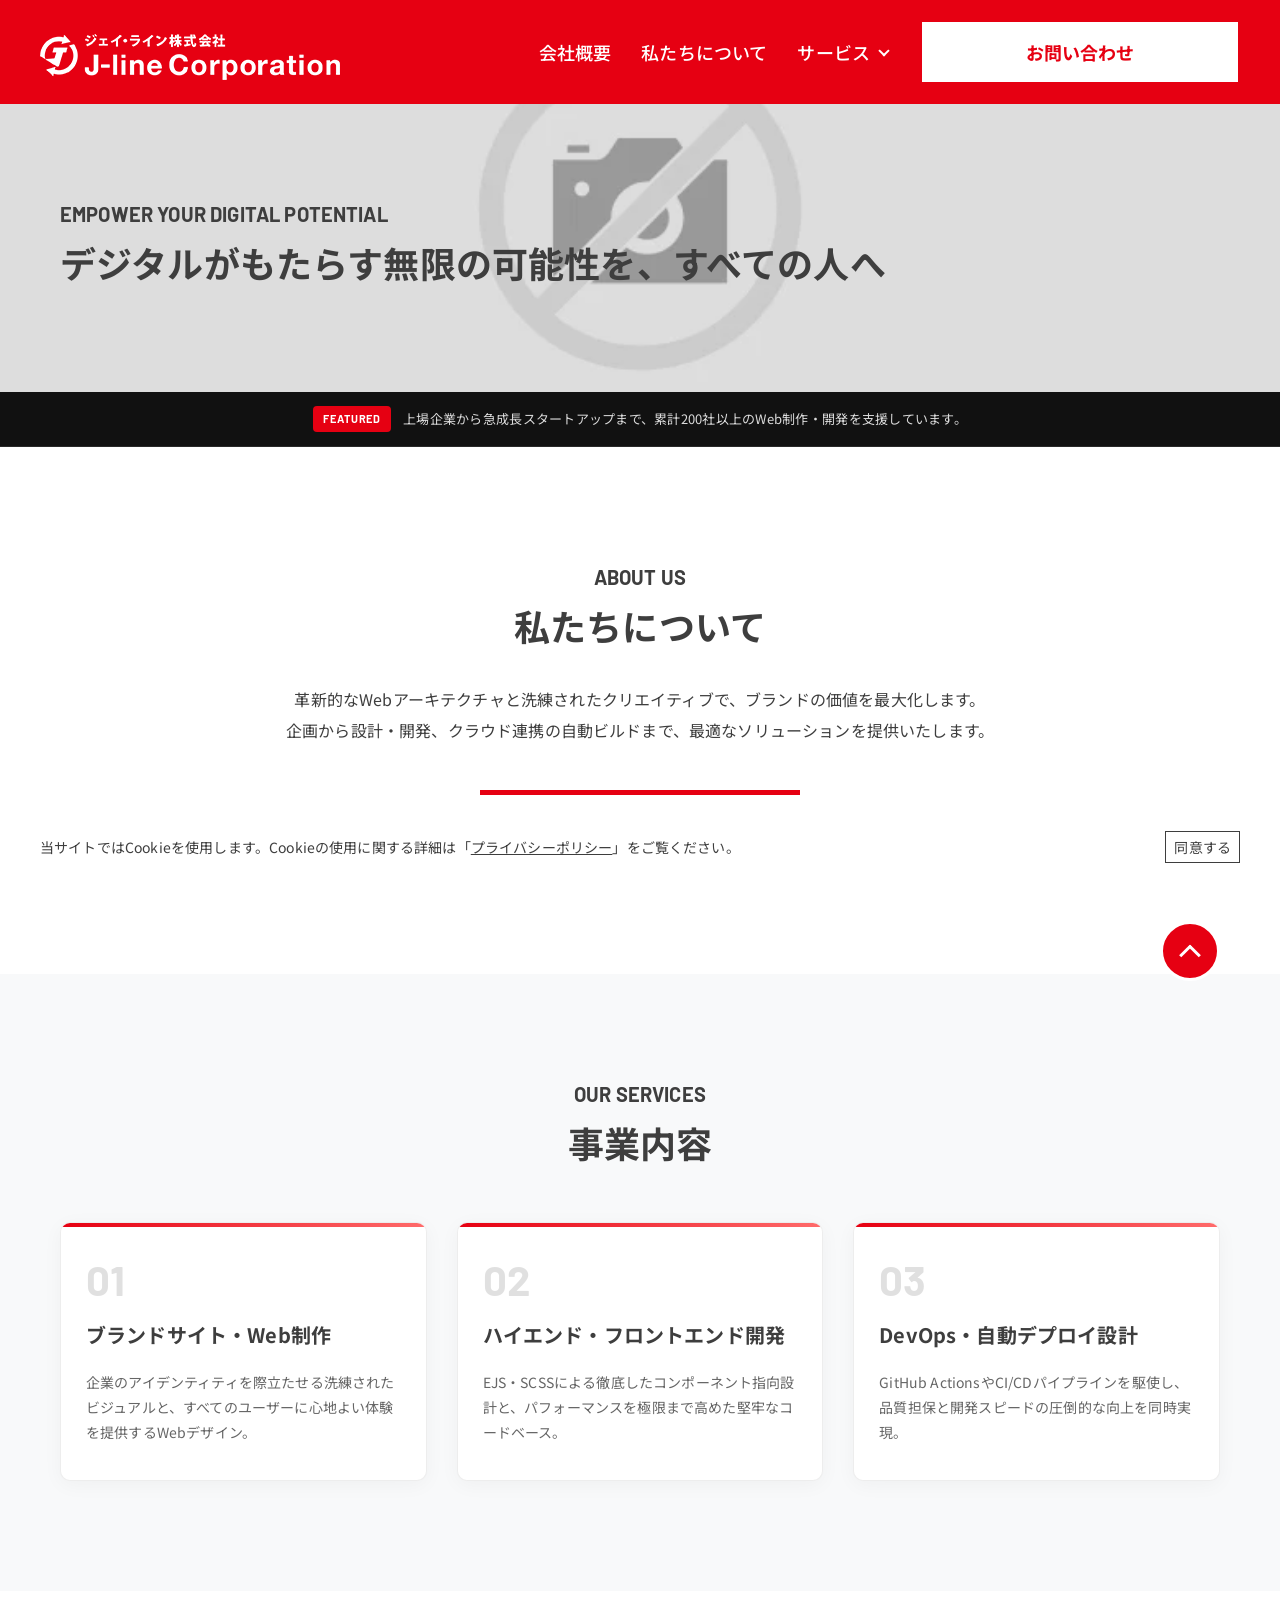
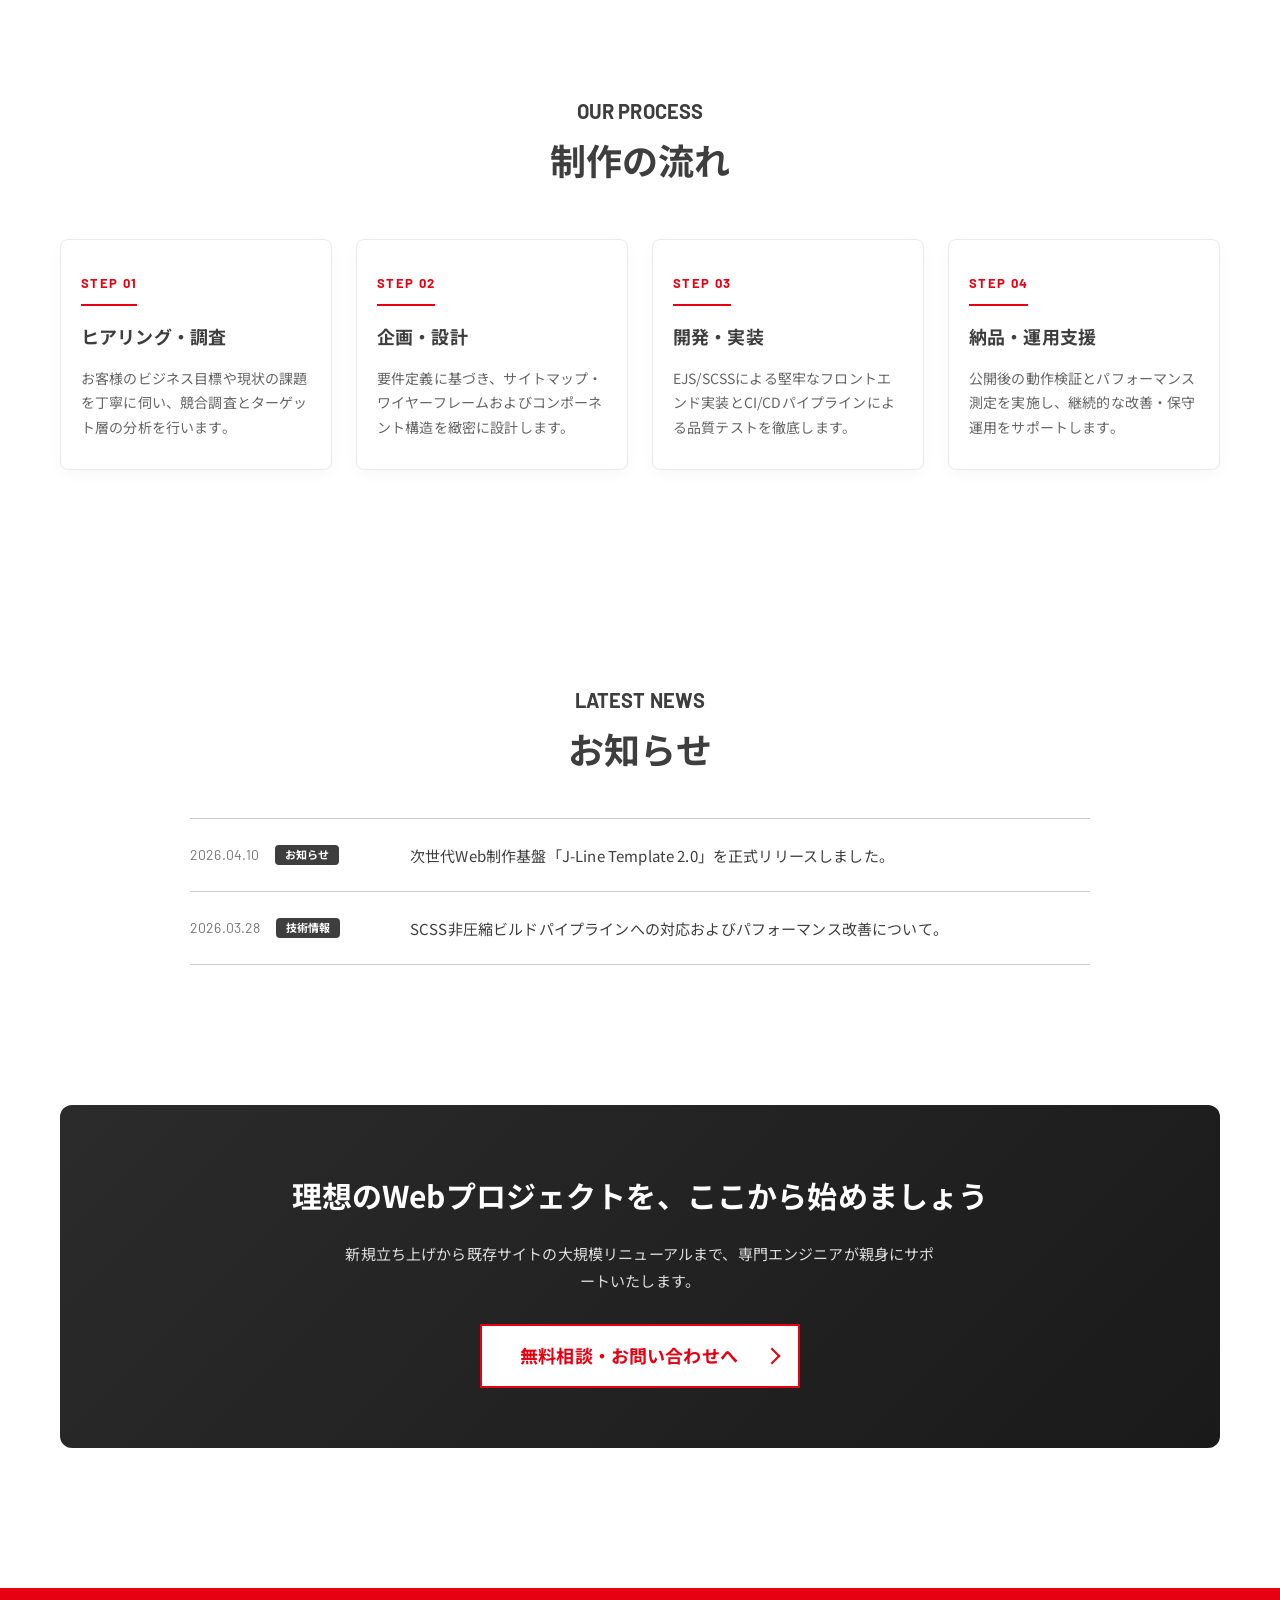
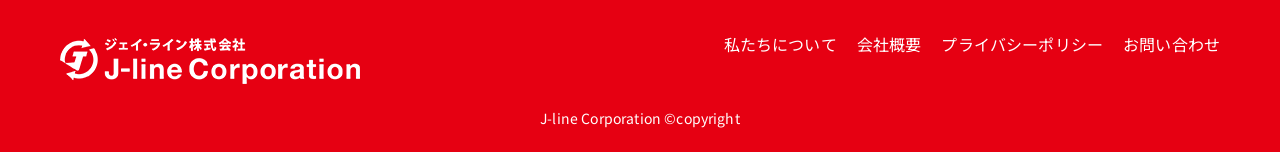
<file: public/index.html>
<!DOCTYPE html>
<html lang="ja">
<head>
    <!-- meta -->
    <meta charset="utf-8">
    <meta name="viewport" content="width=device-width, initial-scale=1.0">
    <meta name="format-detection" content="telephone=no, address=no, email=no">
    <title>ホーム | J-Line Corporation</title>
    <meta name="description" content="次世代のWeb制作とフロントエンド開発を提供するJ-Line Corporationの公式サイトです。">
    <link rel="canonical" href="https://your-domain123.com/">
    <!-- OGP -->
    <meta property="og:title" content="ホーム | J-Line Corporation">
    <meta property="og:description" content="次世代のWeb制作とフロントエンド開発を提供するJ-Line Corporationの公式サイトです。">
    <meta property="og:type" content="website">
    <meta property="og:url" content="https://your-domain123.com/">
    <meta property="og:image" content="https://your-domain123.com/assets/images/common/ogp.jpg">
    <meta property="og:site_name" content="">
    <meta property="og:locale" content="ja_JP">
    <!-- Twitter Card -->
    <meta name="twitter:card" content="summary_large_image">
    <meta name="twitter:title" content="ホーム | J-Line Corporation">
    <meta name="twitter:description" content="次世代のWeb制作とフロントエンド開発を提供するJ-Line Corporationの公式サイトです。">
    <meta name="twitter:image" content="https://your-domain123.com/assets/images/common/ogp.jpg">
    <!-- favicon -->
    <link rel="icon" href="./assets/images/common/favicon.ico">
    <link rel="apple-touch-icon" href="./assets/images/common/apple-touch-icon.png">
    <!-- link -->
    <link rel="stylesheet" href="./assets/vendor/slick/slick.css">
    <link rel="stylesheet" href="./assets/css/common.css">
    <link rel="stylesheet" href="./assets/css/top.css">
    <link rel="preconnect" href="https://fonts.googleapis.com">
    <link rel="preconnect" href="https://fonts.gstatic.com" crossorigin>
    <link href="https://fonts.googleapis.com/css2?family=Barlow:wght@400;500;700&family=Noto+Sans+JP:wght@400;500;700&family=Roboto:wght@400;500;700&display=swap" rel="stylesheet">
    <!-- script -->

    <script src="./assets/vendor/jquery/jquery-4.0.0.min.js" defer></script>

    <script src="./assets/vendor/slick/slick.min.js" defer></script>
    <script src="./assets/js/inview.js" defer></script>
    <script src="./assets/js/cookie.js" defer></script>
    <script src="./assets/js/common.js" defer></script>
    <script src="./assets/js/top.js" defer></script>
</head>
<body>
    <div id="wrapper" class="l-wrapper">
        <header class="c-header">
            <div class="c-header__inner">
                <h1 class="c-header-logo">
                    <a href="./" class="c-header-logo__link">
                        <img src="./assets/images/common/img_logo.webp" alt="">
                    </a>
                </h1>
                <div class="c-header__content">
                    <div class="c-gnavi">
                        <div class="c-gnavi__inner">
                            <ul class="c-gnavi-list">
                                <li class="c-gnavi-list__item">
                                    <a href="./company/" class="c-gnavi-link">会社概要</a>
                                </li>
                                <li class="c-gnavi-list__item">
                                    <a href="./about/" class="c-gnavi-link">私たちについて</a>
                                </li>
                                <li class="c-gnavi-list__item is-sub">
                                    <a href="./" class="c-gnavi-link">サービス</a>
                                    <ul class="c-gnavi-sub" hidden="until-found">
                                        <li class="c-gnavi-sub__item">
                                            <a href="./" class="c-gnavi-sub-link">サービス01</a>
                                        </li>
                                        <li class="c-gnavi-sub__item">
                                            <a href="./" class="c-gnavi-sub-link">サービス02</a>
                                        </li>
                                        <li class="c-gnavi-sub__item">
                                            <a href="./" class="c-gnavi-sub-link">サービス03</a>
                                        </li>
                                    </ul>
                                </li>
                                <li class="c-gnavi-list__item is-btn">
                                    <a href="./contact/" class="c-btn c-btn--reverse">お問い合わせ</a>
                                </li>
                            </ul>
                        </div>
                    </div>
                    <div class="c-header-btns">
                        <a href="./contact/" class="c-btn c-btn--reverse c-header-btns__content">お問い合わせ</a>
                    </div>
                </div>
            </div>
            <div class="c-toggle">
                <span class="c-toggle__line"></span>
            </div>
        </header>
        <!--▲ Content area ▲-->
        <script>
            if (!window.sessionStorage.getItem("storage_loading")) {
                document.documentElement.classList.add("is-loading");
                window.sessionStorage.setItem("storage_loading", new Date().getTime().toString());
            }
        </script>
        <main class="p-top">
            <div class="c-loading">
                <div class="c-loading__inner">
                    <div class="c-loading__content">
                        <div class="c-loading__item"></div>
                        <div class="c-loading__item"></div>
                    </div>
                </div>
            </div>

            <!-- Main Visual Banner -->
            <section class="c-mv">
                <figure class="c-mv__bg">
                    <img src="./assets/images/common/img_dummy.webp" alt="J-Line Corporation メインビジュアル">
                </figure>
                <div class="l-container">
                    <div class="c-mv__inner">
                        <h1 class="c-mv-title">
                            <span class="c-mv-title__en">EMPOWER YOUR DIGITAL POTENTIAL</span>
                            <span class="c-mv-title__jp">デジタルがもたらす無限の可能性を、すべての人へ</span>
                        </h1>
                    </div>
                </div>
            </section>

            <!-- Trust Bar -->
            <div class="p-top__trust">
                <div class="l-container">
                    <div class="p-top__trust-inner">
                        <span class="p-top__trust-tag">FEATURED</span>
                        <p class="p-top__trust-text">上場企業から急成長スタートアップまで、累計200社以上のWeb制作・開発を支援しています。</p>
                    </div>
                </div>
            </div>

            <!-- Intro / About Section -->
            <section class="p-top__intro">
                <div class="l-container">
                    <div class="p-top__intro-inner js-inview fadeUp">
                        <div class="c-title u-align--center">
                            <span class="c-title__en">ABOUT US</span>
                            <h2 class="c-title__jp">私たちについて</h2>
                        </div>
                        <p class="p-top__intro-lead c-txt16">
                            革新的なWebアーキテクチャと洗練されたクリエイティブで、ブランドの価値を最大化します。<br class="is-pc">
                            企画から設計・開発、クラウド連携の自動ビルドまで、最適なソリューションを提供いたします。
                        </p>
                        <div class="p-top__intro-btn">
                            <a href="./about/" class="c-btn c-btn--arrow">
                                <span class="c-btn__content">会社案内・理念を見る</span>
                            </a>
                        </div>
                    </div>
                </div>
            </section>

            <!-- Services Highlights -->
            <section class="p-top__services">
                <div class="l-container">
                    <div class="c-title u-align--center js-inview fadeUp">
                        <span class="c-title__en">OUR SERVICES</span>
                        <h2 class="c-title__jp">事業内容</h2>
                    </div>

                    <div class="p-top__service-grid">
                        <div class="p-top__service-card js-inview fadeUp">
                            <div class="p-top__service-card-num">01</div>
                            <h3 class="p-top__service-card-title">ブランドサイト・Web制作</h3>
                            <p class="p-top__service-card-desc">
                                企業のアイデンティティを際立たせる洗練されたビジュアルと、すべてのユーザーに心地よい体験を提供するWebデザイン。
                            </p>
                        </div>

                        <div class="p-top__service-card js-inview fadeUp">
                            <div class="p-top__service-card-num">02</div>
                            <h3 class="p-top__service-card-title">ハイエンド・フロントエンド開発</h3>
                            <p class="p-top__service-card-desc">
                                EJS・SCSSによる徹底したコンポーネント指向設計と、パフォーマンスを極限まで高めた堅牢なコードベース。
                            </p>
                        </div>

                        <div class="p-top__service-card js-inview fadeUp">
                            <div class="p-top__service-card-num">03</div>
                            <h3 class="p-top__service-card-title">DevOps・自動デプロイ設計</h3>
                            <p class="p-top__service-card-desc">
                                GitHub ActionsやCI/CDパイプラインを駆使し、品質担保と開発スピードの圧倒的な向上を同時実現。
                            </p>
                        </div>
                    </div>
                </div>
            </section>

            <!-- Process Section -->
            <section class="p-top__process">
                <div class="l-container">
                    <div class="c-title u-align--center js-inview fadeUp">
                        <span class="c-title__en">OUR PROCESS</span>
                        <h2 class="c-title__jp">制作の流れ</h2>
                    </div>

                    <div class="p-top__process-grid">
                        <div class="p-top__process-step js-inview fadeUp">
                            <span class="p-top__process-step-num">STEP 01</span>
                            <h3 class="p-top__process-step-title">ヒアリング・調査</h3>
                            <p class="p-top__process-step-desc">
                                お客様のビジネス目標や現状の課題を丁寧に伺い、競合調査とターゲット層の分析を行います。
                            </p>
                        </div>

                        <div class="p-top__process-step js-inview fadeUp">
                            <span class="p-top__process-step-num">STEP 02</span>
                            <h3 class="p-top__process-step-title">企画・設計</h3>
                            <p class="p-top__process-step-desc">
                                要件定義に基づき、サイトマップ・ワイヤーフレームおよびコンポーネント構造を緻密に設計します。
                            </p>
                        </div>

                        <div class="p-top__process-step js-inview fadeUp">
                            <span class="p-top__process-step-num">STEP 03</span>
                            <h3 class="p-top__process-step-title">開発・実装</h3>
                            <p class="p-top__process-step-desc">
                                EJS/SCSSによる堅牢なフロントエンド実装とCI/CDパイプラインによる品質テストを徹底します。
                            </p>
                        </div>

                        <div class="p-top__process-step js-inview fadeUp">
                            <span class="p-top__process-step-num">STEP 04</span>
                            <h3 class="p-top__process-step-title">納品・運用支援</h3>
                            <p class="p-top__process-step-desc">
                                公開後の動作検証とパフォーマンス測定を実施し、継続的な改善・保守運用をサポートします。
                            </p>
                        </div>
                    </div>
                </div>
            </section>

            <!-- Latest News / Topics -->
            <section class="p-top__news">
                <div class="l-container">
                    <div class="c-title u-align--center js-inview fadeUp">
                        <span class="c-title__en">LATEST NEWS</span>
                        <h2 class="c-title__jp">お知らせ</h2>
                    </div>

                    <div class="p-top__news-list js-inview fadeUp">
                        <div class="l-tbl">
                            <div class="l-tbl__item l-tbl__item--middle">
                                <div class="l-tbl__left">
                                    <span class="p-top__news-date">2026.04.10</span>
                                    <span class="p-top__news-cat">お知らせ</span>
                                </div>
                                <div class="l-tbl__right">
                                    <a href="./company/" class="p-top__news-title">次世代Web制作基盤「J-Line Template 2.0」を正式リリースしました。</a>
                                </div>
                            </div>

                            <div class="l-tbl__item l-tbl__item--middle">
                                <div class="l-tbl__left">
                                    <span class="p-top__news-date">2026.03.28</span>
                                    <span class="p-top__news-cat">技術情報</span>
                                </div>
                                <div class="l-tbl__right">
                                    <a href="./about/" class="p-top__news-title">SCSS非圧縮ビルドパイプラインへの対応およびパフォーマンス改善について。</a>
                                </div>
                            </div>
                        </div>
                    </div>
                </div>
            </section>

            <!-- Top CTA Banner -->
            <section class="p-top__cta">
                <div class="l-container">
                    <div class="p-top__cta-box js-inview fadeUp">
                        <h2 class="p-top__cta-title">理想のWebプロジェクトを、ここから始めましょう</h2>
                        <p class="p-top__cta-desc">
                            新規立ち上げから既存サイトの大規模リニューアルまで、専門エンジニアが親身にサポートいたします。
                        </p>
                        <div class="p-top__cta-btn">
                            <a href="./contact/" class="c-btn c-btn--arrow c-btn--reverse">
                                <span class="c-btn__content">無料相談・お問い合わせへ</span>
                            </a>
                        </div>
                    </div>
                </div>
            </section>
        </main>
        <footer class="c-footer">
            <div class="l-container">
                <div class="c-footer__inner">
                    <div class="c-footer-logo">
                        <a href="./" class="c-footer-logo__link">
                            <img src="./assets/images/common/img_logo.webp" alt="">
                        </a>
                    </div>
                    <ul class="c-footer-list">
                        <li class="c-footer-list__item">
                            <a href="./about/" class="c-footer-link">私たちについて</a>
                        </li>
                        <li class="c-footer-list__item">
                            <a href="./company/" class="c-footer-link">会社概要</a>
                        </li>
                        <li class="c-footer-list__item">
                            <a href="./privacy/" class="c-footer-link">プライバシーポリシー</a>
                        </li>
                        <li class="c-footer-list__item">
                            <a href="./contact/" class="c-footer-link">お問い合わせ</a>
                        </li>
                    </ul>
                </div>
                <p class="c-footer-copy">J-line Corporation ©copyright</p>
            </div>
            <a href="#wrapper" class="c-totop">pagetop</a>
        </footer>
        <div data-gdpr="wrap" id="cookiewrap" class="c-cookiewrap">
            <div class="c-cookiewrap__inner">
                <p class="c-cookiewrap__close"><a href="javascript:void(0)" data-gdpr="button">同意する</a></p>
                <p class="c-cookiewrap__txt">当サイトではCookieを使用します。Cookieの使用に関する詳細は「<a href="./privacy/" class="c-cookiewrap__link">プライバシーポリシー</a>」をご覧ください。</p>
            </div>
        </div>
    </div>
</body>
</html>
</file>
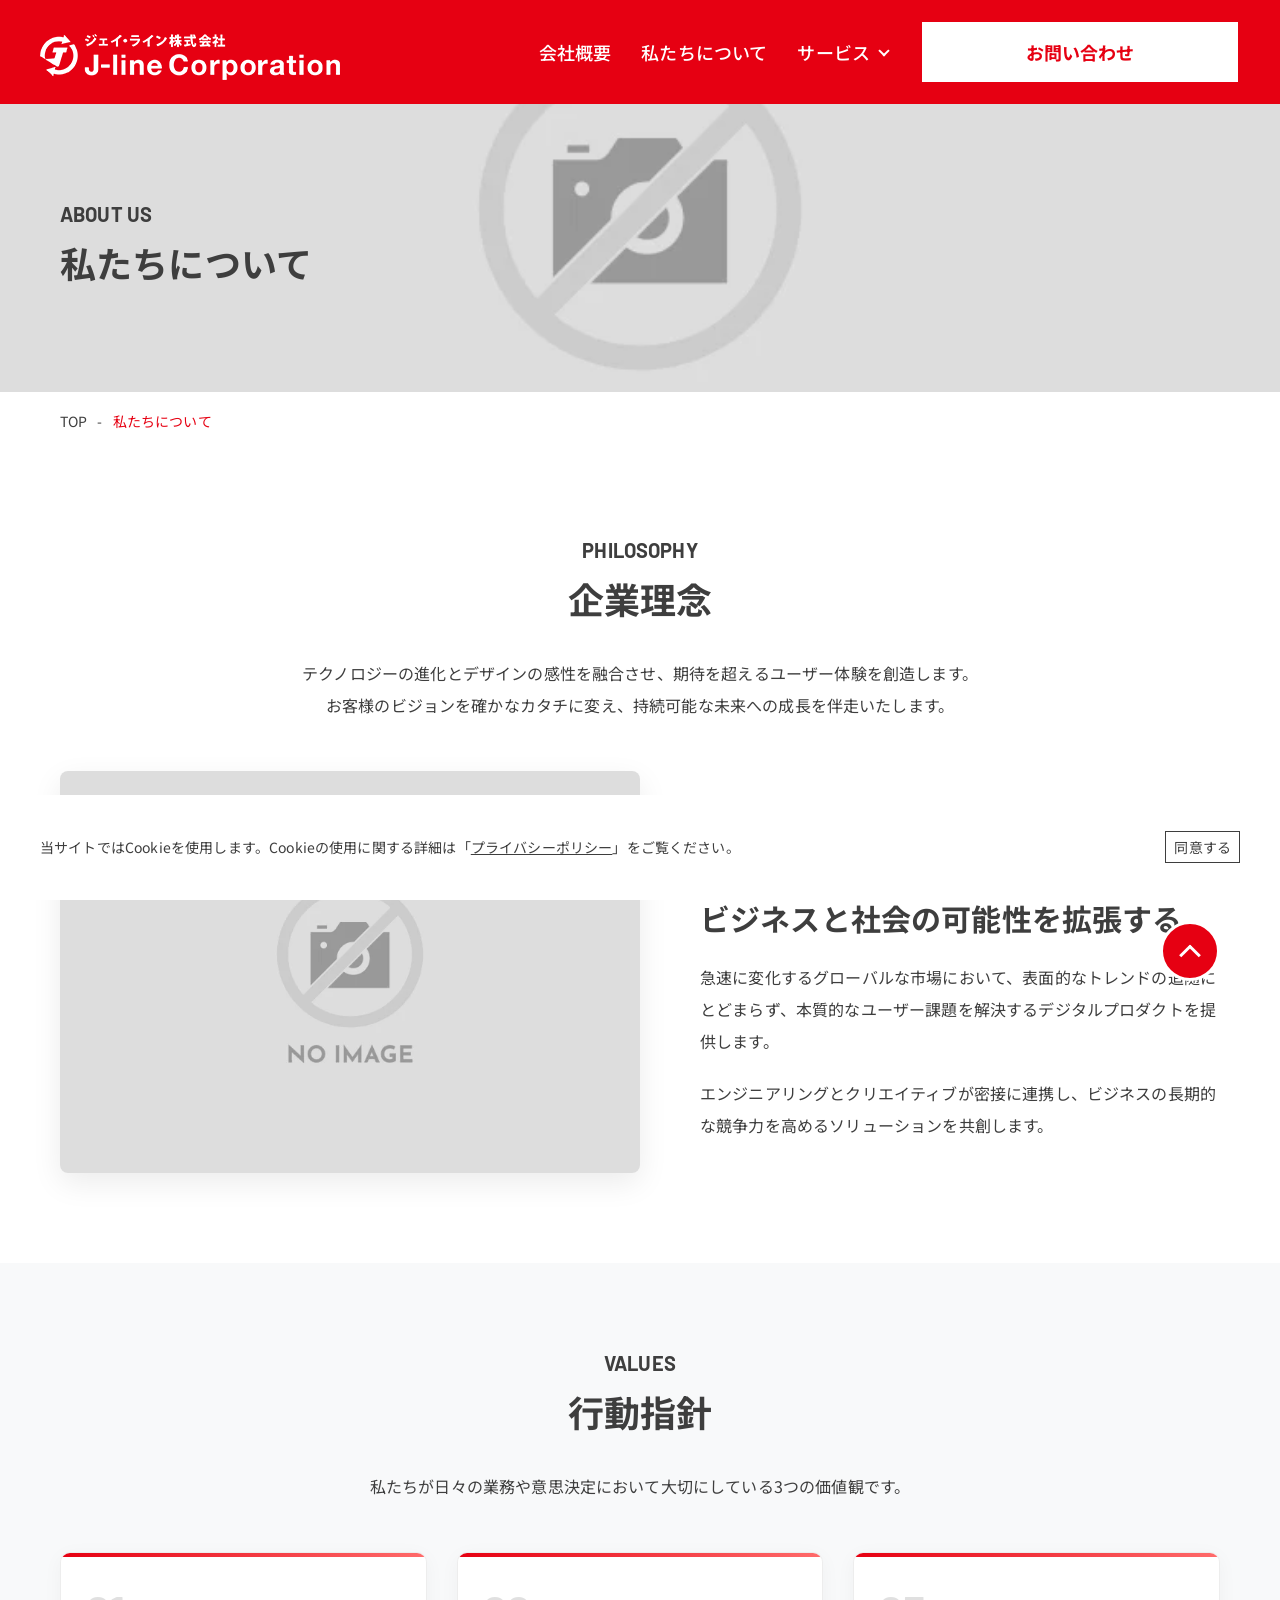
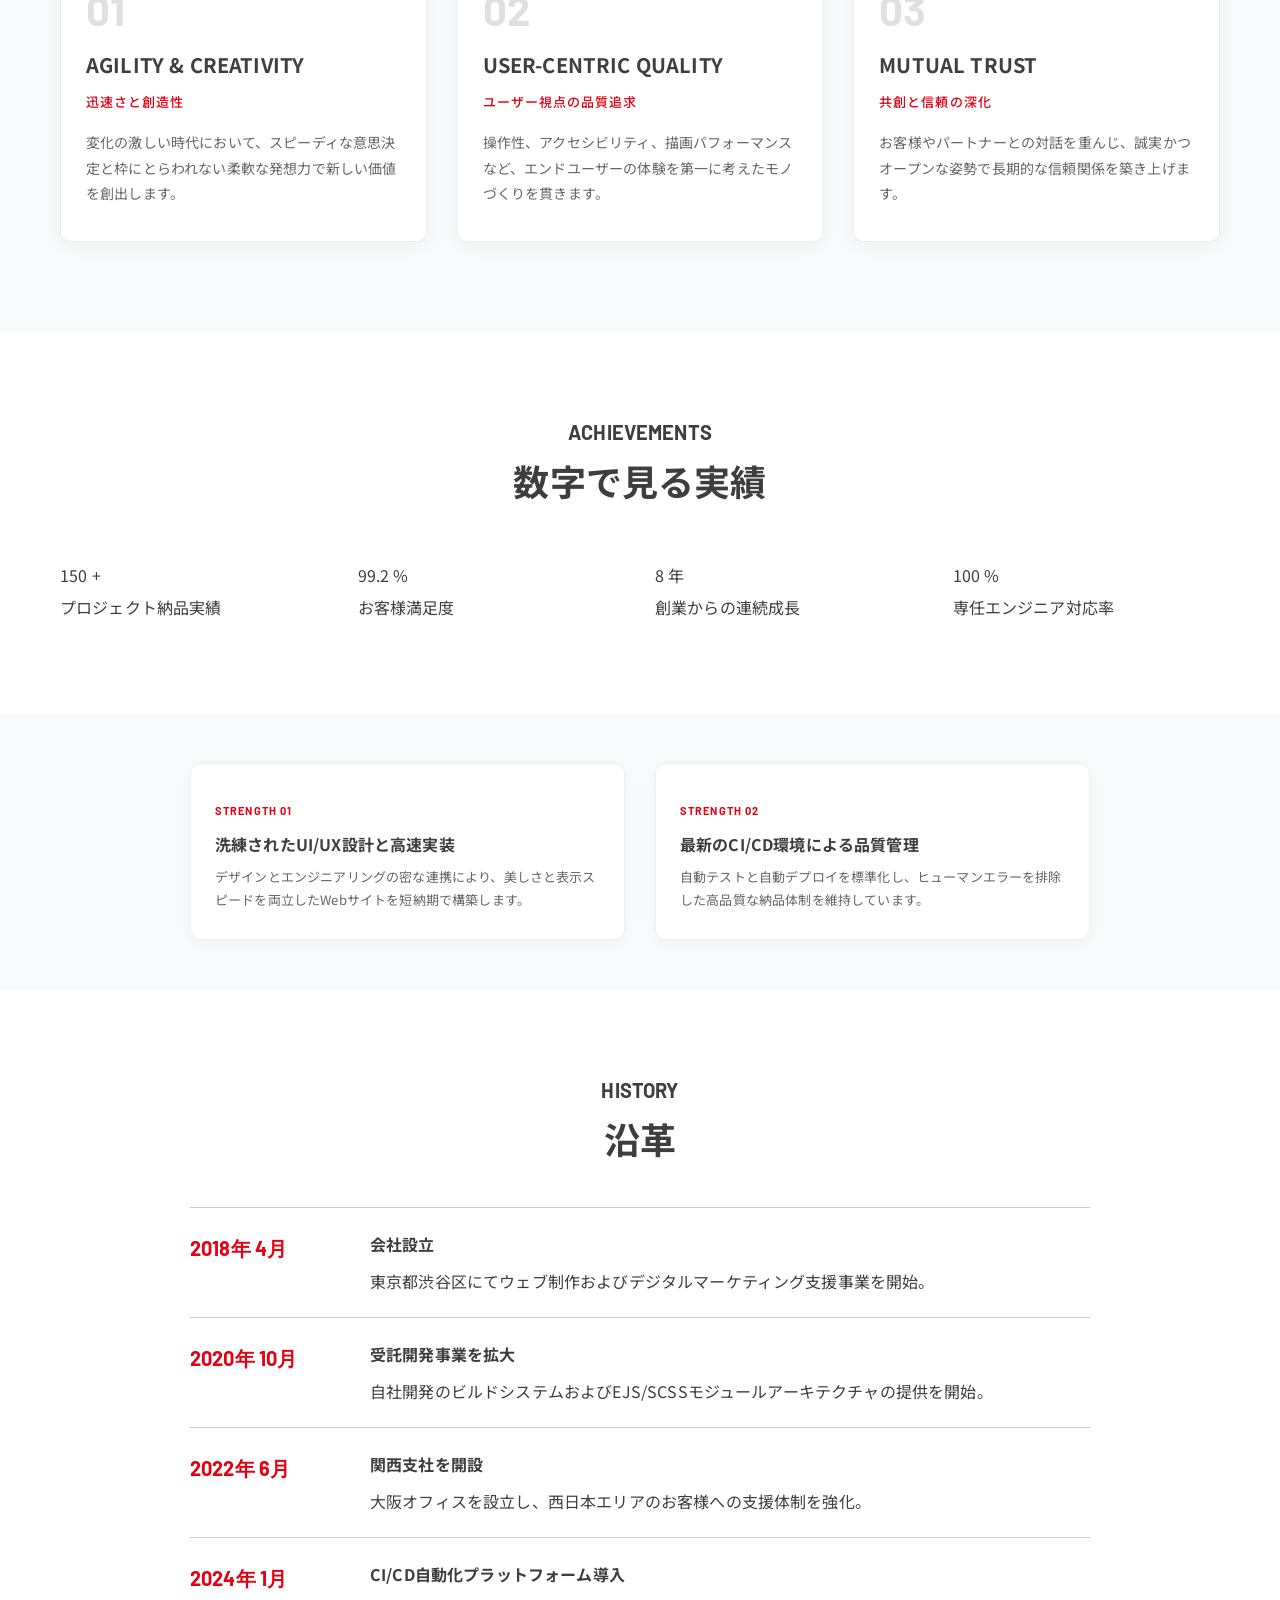
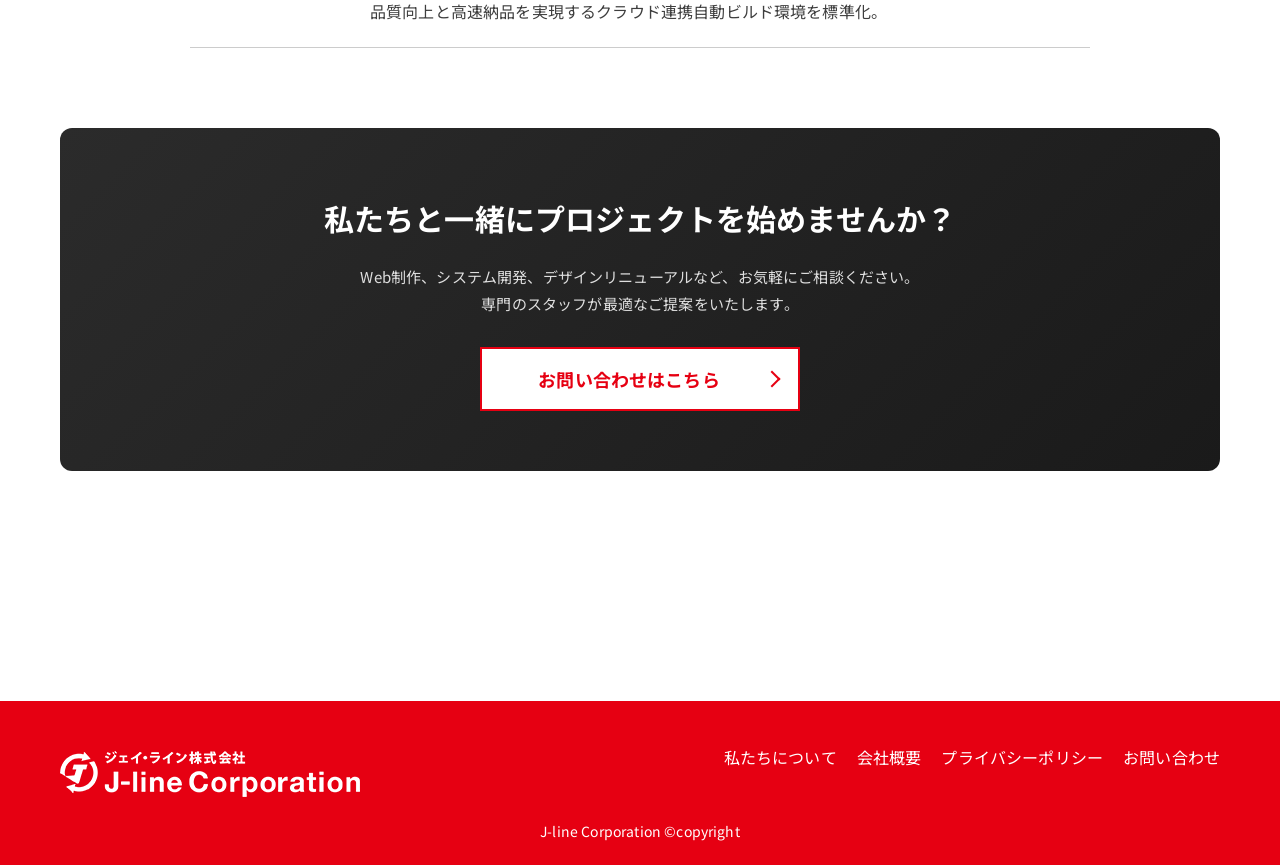
<file: public/about/index.html>
<!DOCTYPE html>
<html lang="ja">
<head>
    <!-- meta -->
    <meta charset="utf-8">
    <meta name="viewport" content="width=device-width, initial-scale=1.0">
    <meta name="format-detection" content="telephone=no, address=no, email=no">
    <title>私たちについて | ABOUT US</title>
    <meta name="description" content="当社の企業理念、ミッション、ビジョン、バリュー、沿革についてご紹介いたします。">
    <link rel="canonical" href="https://your-domain123.com/about/">
    <!-- OGP -->
    <meta property="og:title" content="私たちについて | ABOUT US">
    <meta property="og:description" content="当社の企業理念、ミッション、ビジョン、バリュー、沿革についてご紹介いたします。">
    <meta property="og:type" content="website">
    <meta property="og:url" content="https://your-domain123.com/about/">
    <meta property="og:image" content="https://your-domain123.com/assets/images/common/ogp.jpg">
    <meta property="og:site_name" content="">
    <meta property="og:locale" content="ja_JP">
    <!-- Twitter Card -->
    <meta name="twitter:card" content="summary_large_image">
    <meta name="twitter:title" content="私たちについて | ABOUT US">
    <meta name="twitter:description" content="当社の企業理念、ミッション、ビジョン、バリュー、沿革についてご紹介いたします。">
    <meta name="twitter:image" content="https://your-domain123.com/assets/images/common/ogp.jpg">
    <!-- favicon -->
    <link rel="icon" href="./../assets/images/common/favicon.ico">
    <link rel="apple-touch-icon" href="./../assets/images/common/apple-touch-icon.png">
    <!-- link -->
    <link rel="stylesheet" href="./../assets/css/common.css">
    <link rel="stylesheet" href="./../assets/css/about.css">
    <link rel="preconnect" href="https://fonts.googleapis.com">
    <link rel="preconnect" href="https://fonts.gstatic.com" crossorigin>
    <link href="https://fonts.googleapis.com/css2?family=Barlow:wght@400;500;700&family=Noto+Sans+JP:wght@400;500;700&family=Roboto:wght@400;500;700&display=swap" rel="stylesheet">
    <!-- script -->

    <script src="./../assets/vendor/jquery/jquery-4.0.0.min.js" defer></script>

    <script src="./../assets/js/inview.js" defer></script>
    <script src="./../assets/js/cookie.js" defer></script>
    <script src="./../assets/js/common.js" defer></script>
    <script src="./../assets/js/about.js" defer></script>
</head>
<body>
    <div id="wrapper" class="l-wrapper">
        <header class="c-header">
            <div class="c-header__inner">
                <div class="c-header-logo">
                    <a href="./../" class="c-header-logo__link">
                        <img src="./../assets/images/common/img_logo.webp" alt="">
                    </a>
                </div>
                <div class="c-header__content">
                    <div class="c-gnavi">
                        <div class="c-gnavi__inner">
                            <ul class="c-gnavi-list">
                                <li class="c-gnavi-list__item">
                                    <a href="./../company/" class="c-gnavi-link">会社概要</a>
                                </li>
                                <li class="c-gnavi-list__item">
                                    <a href="./../about/" class="c-gnavi-link">私たちについて</a>
                                </li>
                                <li class="c-gnavi-list__item is-sub">
                                    <a href="./../" class="c-gnavi-link">サービス</a>
                                    <ul class="c-gnavi-sub" hidden="until-found">
                                        <li class="c-gnavi-sub__item">
                                            <a href="./../" class="c-gnavi-sub-link">サービス01</a>
                                        </li>
                                        <li class="c-gnavi-sub__item">
                                            <a href="./../" class="c-gnavi-sub-link">サービス02</a>
                                        </li>
                                        <li class="c-gnavi-sub__item">
                                            <a href="./../" class="c-gnavi-sub-link">サービス03</a>
                                        </li>
                                    </ul>
                                </li>
                                <li class="c-gnavi-list__item is-btn">
                                    <a href="./../contact/" class="c-btn c-btn--reverse">お問い合わせ</a>
                                </li>
                            </ul>
                        </div>
                    </div>
                    <div class="c-header-btns">
                        <a href="./../contact/" class="c-btn c-btn--reverse c-header-btns__content">お問い合わせ</a>
                    </div>
                </div>
            </div>
            <div class="c-toggle">
                <span class="c-toggle__line"></span>
            </div>
        </header>
        <!--▲ Content area ▲-->
        <main class="p-about">
            <!-- Main Visual Banner -->
            <section class="c-mv">
                <figure class="c-mv__bg">
                    <img src="./../assets/images/common/img_dummy.webp" alt="私たちについて メインビジュアル">
                </figure>
                <div class="l-container">
                    <div class="c-mv__inner">
                        <h1 class="c-mv-title">
                            <span class="c-mv-title__en">ABOUT US</span>
                            <span class="c-mv-title__jp">私たちについて</span>
                        </h1>
                    </div>
                </div>
            </section>

            <!-- Breadcrumb Navigation -->
            <div class="l-container">
                <ul class="c-bread">
                    <li class="c-bread__item">
                        <a href="./../" class="c-bread__link">TOP</a>
                    </li>
                    <li class="c-bread__item">私たちについて</li>
                </ul>
            </div>

            <!-- Section 1: Philosophy / Mission -->
            <section class="p-about__section">
                <div class="l-container">
                    <div class="c-title u-align--center js-inview fadeUp">
                        <span class="c-title__en">PHILOSOPHY</span>
                        <h2 class="c-title__jp">企業理念</h2>
                    </div>
                    <p class="p-about__lead c-txt16 js-inview fadeUp">
                        テクノロジーの進化とデザインの感性を融合させ、期待を超えるユーザー体験を創造します。<br class="is-pc">
                        お客様のビジョンを確かなカタチに変え、持続可能な未来への成長を伴走いたします。
                    </p>

                    <div class="p-about__mission js-inview fadeUp">
                        <div class="p-about__mission-media">
                            <img src="./../assets/images/common/img_dummy.webp" alt="ミッションイメージ">
                        </div>
                        <div class="p-about__mission-body">
                            <span class="p-about__mission-tag">OUR MISSION</span>
                            <h3 class="p-about__mission-title">デジタルの力で、<br>ビジネスと社会の可能性を拡張する。</h3>
                            <p class="c-txt16 u-mb--20">
                                急速に変化するグローバルな市場において、表面的なトレンドの追随にとどまらず、本質的なユーザー課題を解決するデジタルプロダクトを提供します。
                            </p>
                            <p class="c-txt16">
                                エンジニアリングとクリエイティブが密接に連携し、ビジネスの長期的な競争力を高めるソリューションを共創します。
                            </p>
                        </div>
                    </div>
                </div>
            </section>

            <!-- Section 2: Values (3 Pillars) -->
            <section class="p-about__section p-about__section--bg">
                <div class="l-container">
                    <div class="c-title u-align--center js-inview fadeUp">
                        <span class="c-title__en">VALUES</span>
                        <h2 class="c-title__jp">行動指針</h2>
                    </div>
                    <p class="p-about__lead c-txt16 js-inview fadeUp">
                        私たちが日々の業務や意思決定において大切にしている3つの価値観です。
                    </p>

                    <div class="p-about__values">
                        <div class="p-about__value-card js-inview fadeUp">
                            <div class="p-about__value-card-num">01</div>
                            <h3 class="p-about__value-card-title">
                                AGILITY &amp; CREATIVITY
                                <span>迅速さと創造性</span>
                            </h3>
                            <p class="p-about__value-card-desc">
                                変化の激しい時代において、スピーディな意思決定と枠にとらわれない柔軟な発想力で新しい価値を創出します。
                            </p>
                        </div>

                        <div class="p-about__value-card js-inview fadeUp">
                            <div class="p-about__value-card-num">02</div>
                            <h3 class="p-about__value-card-title">
                                USER-CENTRIC QUALITY
                                <span>ユーザー視点の品質追求</span>
                            </h3>
                            <p class="p-about__value-card-desc">
                                操作性、アクセシビリティ、描画パフォーマンスなど、エンドユーザーの体験を第一に考えたモノづくりを貫きます。
                            </p>
                        </div>

                        <div class="p-about__value-card js-inview fadeUp">
                            <div class="p-about__value-card-num">03</div>
                            <h3 class="p-about__value-card-title">
                                MUTUAL TRUST
                                <span>共創と信頼の深化</span>
                            </h3>
                            <p class="p-about__value-card-desc">
                                お客様やパートナーとの対話を重んじ、誠実かつオープンな姿勢で長期的な信頼関係を築き上げます。
                            </p>
                        </div>
                    </div>
                </div>
            </section>

            <!-- Achievements / Stats Section -->
            <section class="p-about__stats">
                <div class="l-container">
                    <div class="c-title u-align--center js-inview fadeUp">
                        <span class="c-title__en">ACHIEVEMENTS</span>
                        <h2 class="c-title__jp">数字で見る実績</h2>
                    </div>

                    <div class="p-about__stats-grid">
                        <div class="p-about__stat-item js-inview fadeUp">
                            <div class="p-about__stat-value">
                                <span class="p-about__stat-number">150</span>
                                <span class="p-about__stat-unit">+</span>
                            </div>
                            <p class="p-about__stat-label">プロジェクト納品実績</p>
                        </div>

                        <div class="p-about__stat-item js-inview fadeUp">
                            <div class="p-about__stat-value">
                                <span class="p-about__stat-number">99.2</span>
                                <span class="p-about__stat-unit">%</span>
                            </div>
                            <p class="p-about__stat-label">お客様満足度</p>
                        </div>

                        <div class="p-about__stat-item js-inview fadeUp">
                            <div class="p-about__stat-value">
                                <span class="p-about__stat-number">8</span>
                                <span class="p-about__stat-unit">年</span>
                            </div>
                            <p class="p-about__stat-label">創業からの連続成長</p>
                        </div>

                        <div class="p-about__stat-item js-inview fadeUp">
                            <div class="p-about__stat-value">
                                <span class="p-about__stat-number">100</span>
                                <span class="p-about__stat-unit">%</span>
                            </div>
                            <p class="p-about__stat-label">専任エンジニア対応率</p>
                        </div>
                    </div>
                </div>
            </section>

            <!-- Corporate Strengths -->
            <section class="p-about__strengths">
                <div class="l-container">
                    <div class="p-about__strengths-box js-inview fadeUp">
                        <div class="p-about__strengths-item">
                            <span class="p-about__strengths-tag">STRENGTH 01</span>
                            <h3 class="p-about__strengths-title">洗練されたUI/UX設計と高速実装</h3>
                            <p class="p-about__strengths-desc">デザインとエンジニアリングの密な連携により、美しさと表示スピードを両立したWebサイトを短納期で構築します。</p>
                        </div>
                        <div class="p-about__strengths-item">
                            <span class="p-about__strengths-tag">STRENGTH 02</span>
                            <h3 class="p-about__strengths-title">最新のCI/CD環境による品質管理</h3>
                            <p class="p-about__strengths-desc">自動テストと自動デプロイを標準化し、ヒューマンエラーを排除した高品質な納品体制を維持しています。</p>
                        </div>
                    </div>
                </div>
            </section>

            <!-- Section 3: History (沿革) -->
            <section class="p-about__section">
                <div class="l-container">
                    <div class="c-title u-align--center js-inview fadeUp">
                        <span class="c-title__en">HISTORY</span>
                        <h2 class="c-title__jp">沿革</h2>
                    </div>

                    <div class="p-about__history js-inview fadeUp">
                        <div class="l-tbl">
                            <div class="l-tbl__item">
                                <div class="l-tbl__left">
                                    <span class="p-about__history-year">2018年 4月</span>
                                </div>
                                <div class="l-tbl__right">
                                    <h3 class="c-ttl16 u-mb--5">会社設立</h3>
                                    <p class="c-txt16">東京都渋谷区にてウェブ制作およびデジタルマーケティング支援事業を開始。</p>
                                </div>
                            </div>

                            <div class="l-tbl__item">
                                <div class="l-tbl__left">
                                    <span class="p-about__history-year">2020年 10月</span>
                                </div>
                                <div class="l-tbl__right">
                                    <h3 class="c-ttl16 u-mb--5">受託開発事業を拡大</h3>
                                    <p class="c-txt16">自社開発のビルドシステムおよびEJS/SCSSモジュールアーキテクチャの提供を開始。</p>
                                </div>
                            </div>

                            <div class="l-tbl__item">
                                <div class="l-tbl__left">
                                    <span class="p-about__history-year">2022年 6月</span>
                                </div>
                                <div class="l-tbl__right">
                                    <h3 class="c-ttl16 u-mb--5">関西支社を開設</h3>
                                    <p class="c-txt16">大阪オフィスを設立し、西日本エリアのお客様への支援体制を強化。</p>
                                </div>
                            </div>

                            <div class="l-tbl__item">
                                <div class="l-tbl__left">
                                    <span class="p-about__history-year">2024年 1月</span>
                                </div>
                                <div class="l-tbl__right">
                                    <h3 class="c-ttl16 u-mb--5">CI/CD自動化プラットフォーム導入</h3>
                                    <p class="c-txt16">品質向上と高速納品を実現するクラウド連携自動ビルド環境を標準化。</p>
                                </div>
                            </div>
                        </div>
                    </div>

                    <!-- CTA Box -->
                    <div class="p-about__cta js-inview fadeUp">
                        <h3 class="p-about__cta-title">私たちと一緒にプロジェクトを始めませんか？</h3>
                        <p class="p-about__cta-text">
                            Web制作、システム開発、デザインリニューアルなど、お気軽にご相談ください。<br class="is-pc">
                            専門のスタッフが最適なご提案をいたします。
                        </p>
                        <div class="p-about__cta-btn">
                            <a href="./../contact/" class="c-btn c-btn--arrow c-btn--reverse">
                                <span class="c-btn__content">お問い合わせはこちら</span>
                            </a>
                        </div>
                    </div>
                </div>
            </section>
        </main>

        <footer class="c-footer">
            <div class="l-container">
                <div class="c-footer__inner">
                    <div class="c-footer-logo">
                        <a href="./../" class="c-footer-logo__link">
                            <img src="./../assets/images/common/img_logo.webp" alt="">
                        </a>
                    </div>
                    <ul class="c-footer-list">
                        <li class="c-footer-list__item">
                            <a href="./../about/" class="c-footer-link">私たちについて</a>
                        </li>
                        <li class="c-footer-list__item">
                            <a href="./../company/" class="c-footer-link">会社概要</a>
                        </li>
                        <li class="c-footer-list__item">
                            <a href="./../privacy/" class="c-footer-link">プライバシーポリシー</a>
                        </li>
                        <li class="c-footer-list__item">
                            <a href="./../contact/" class="c-footer-link">お問い合わせ</a>
                        </li>
                    </ul>
                </div>
                <p class="c-footer-copy">J-line Corporation ©copyright</p>
            </div>
            <a href="#wrapper" class="c-totop">pagetop</a>
        </footer>
        <div data-gdpr="wrap" id="cookiewrap" class="c-cookiewrap">
            <div class="c-cookiewrap__inner">
                <p class="c-cookiewrap__close"><a href="javascript:void(0)" data-gdpr="button">同意する</a></p>
                <p class="c-cookiewrap__txt">当サイトではCookieを使用します。Cookieの使用に関する詳細は「<a href="./../privacy/" class="c-cookiewrap__link">プライバシーポリシー</a>」をご覧ください。</p>
            </div>
        </div>
    </div>
</body>
</html>
</file>
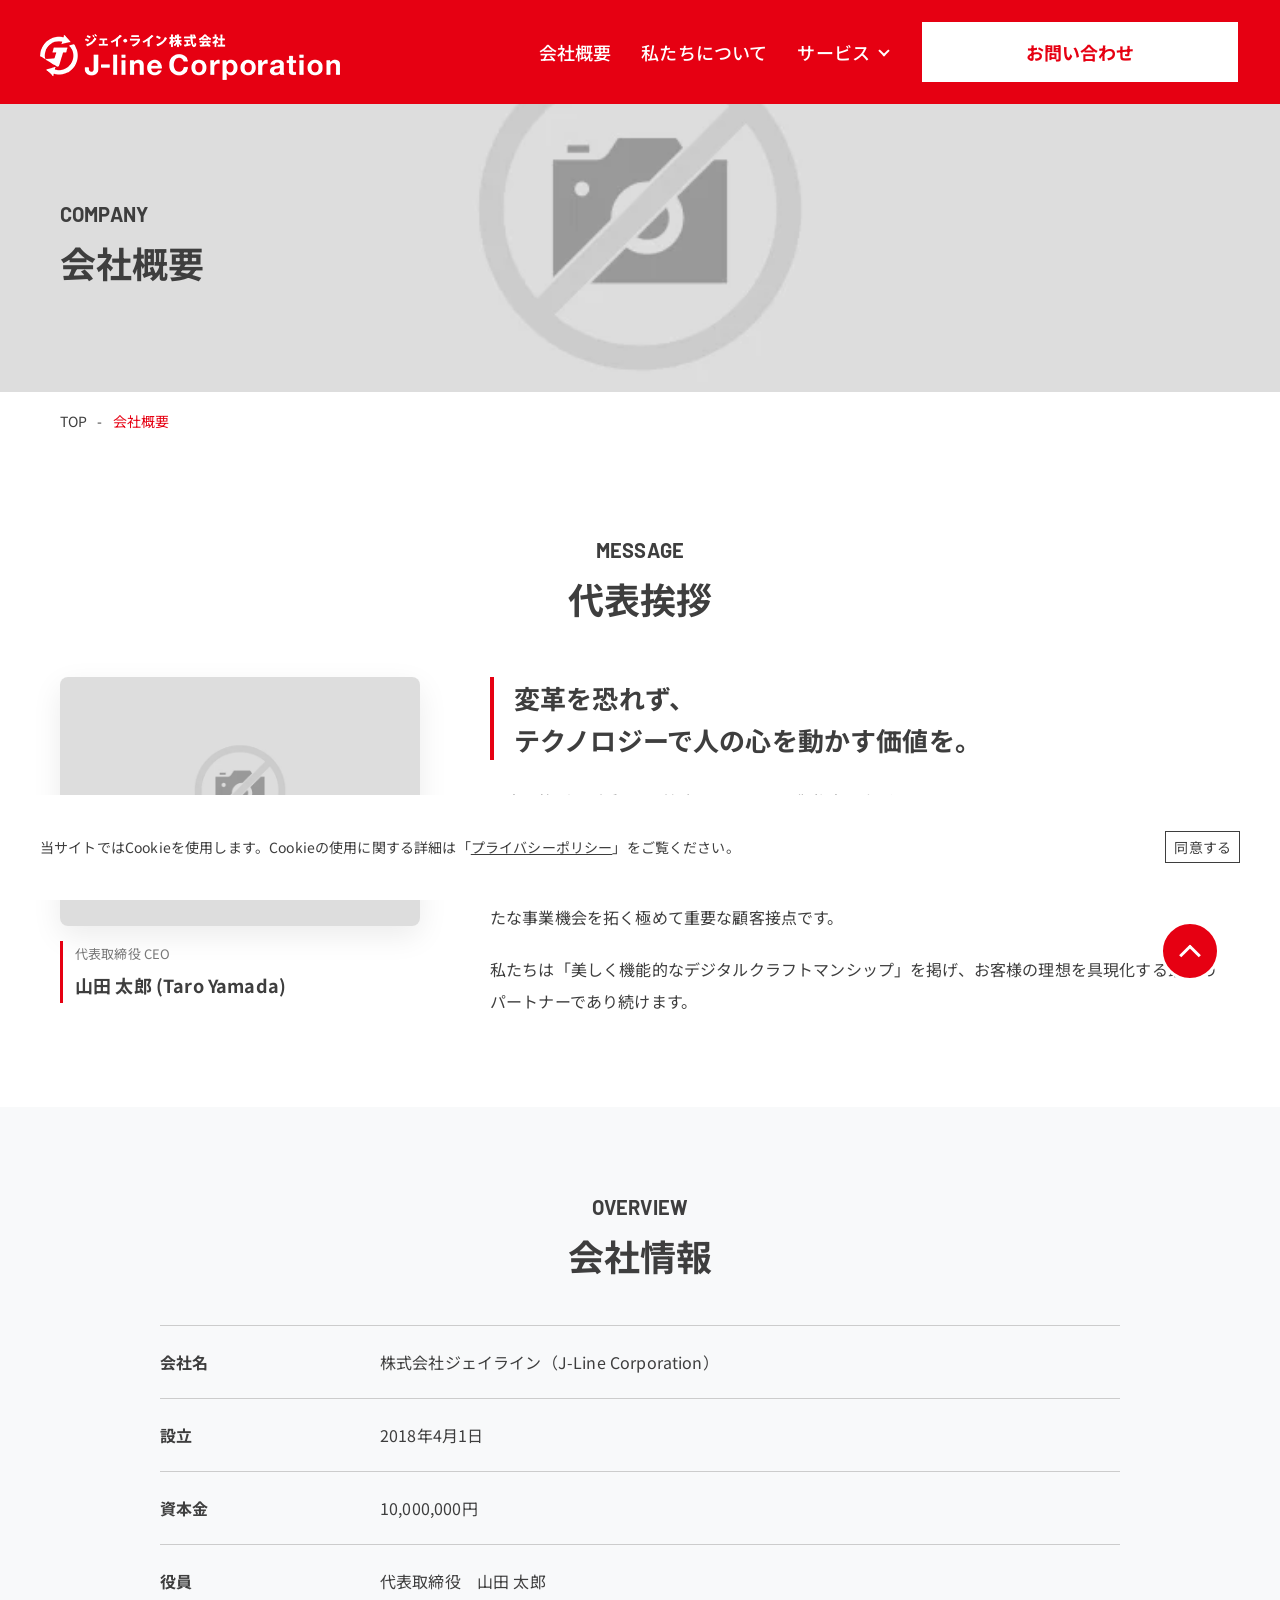
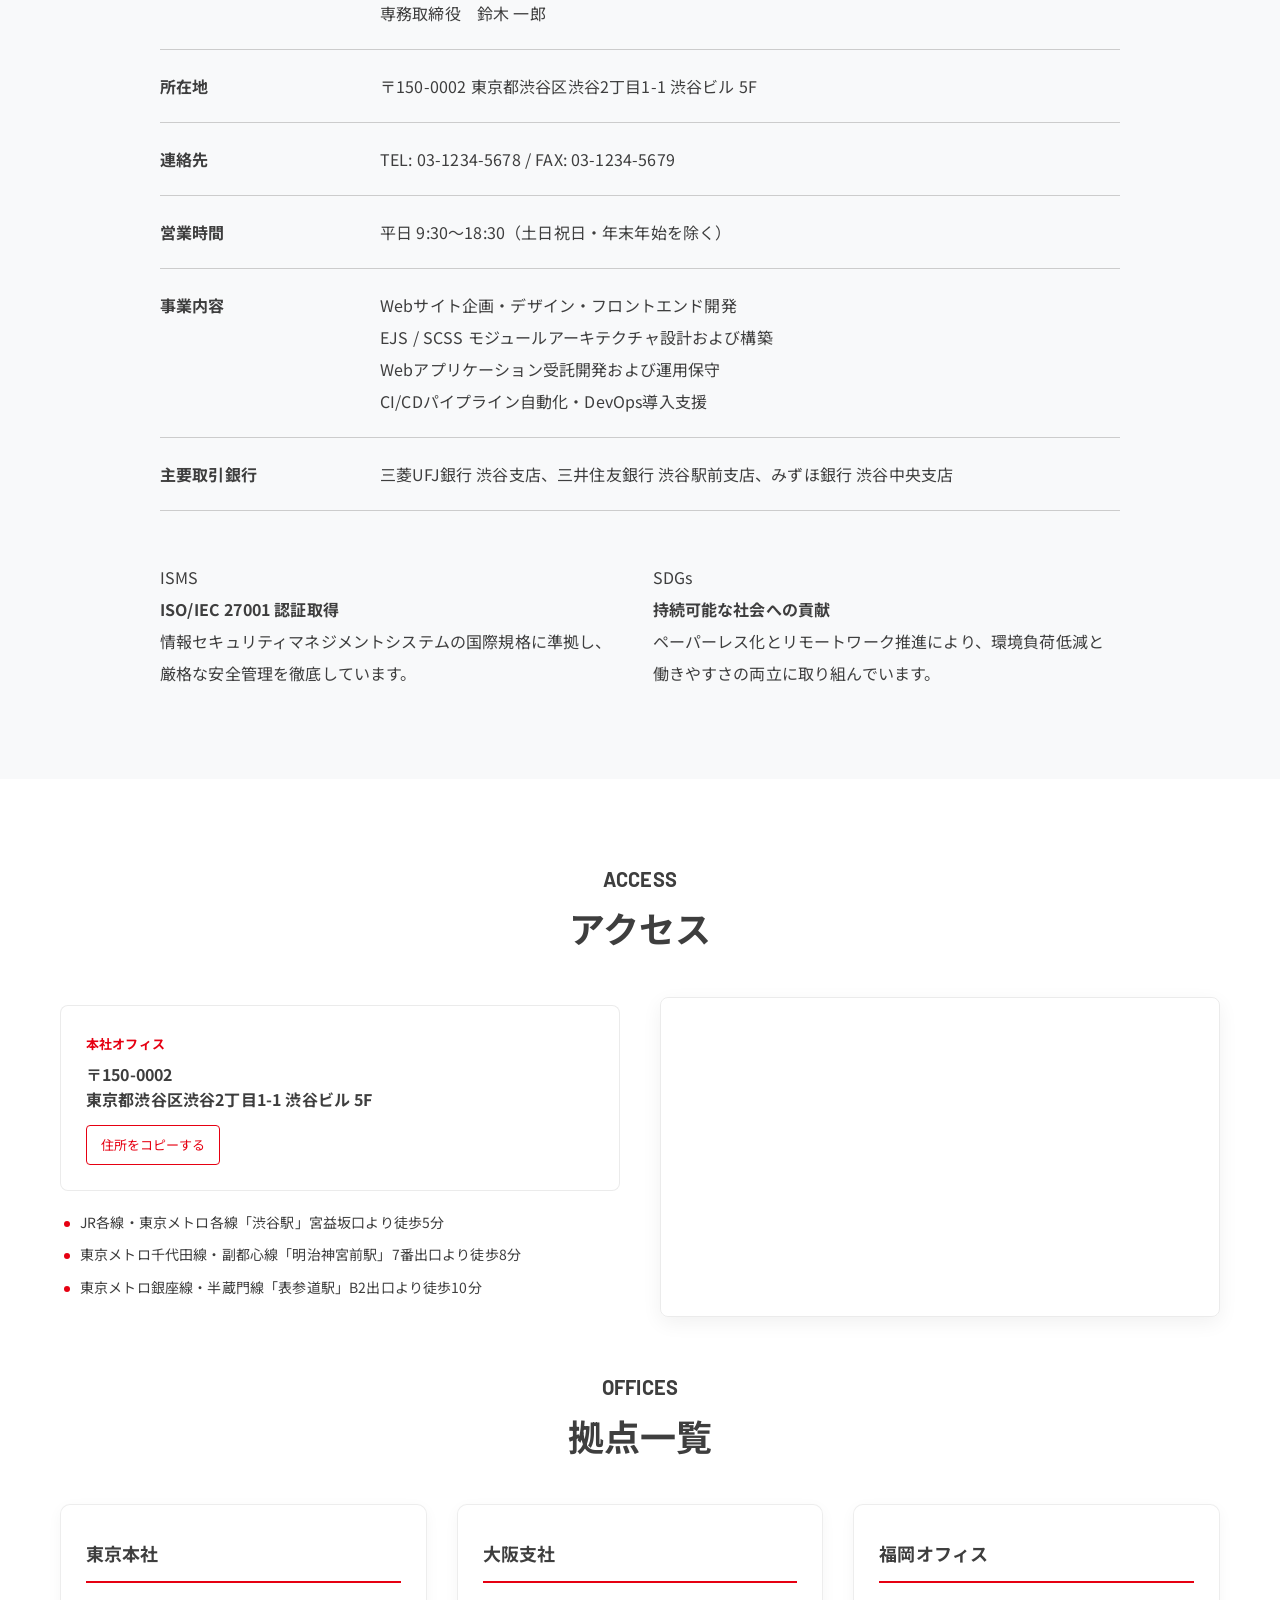
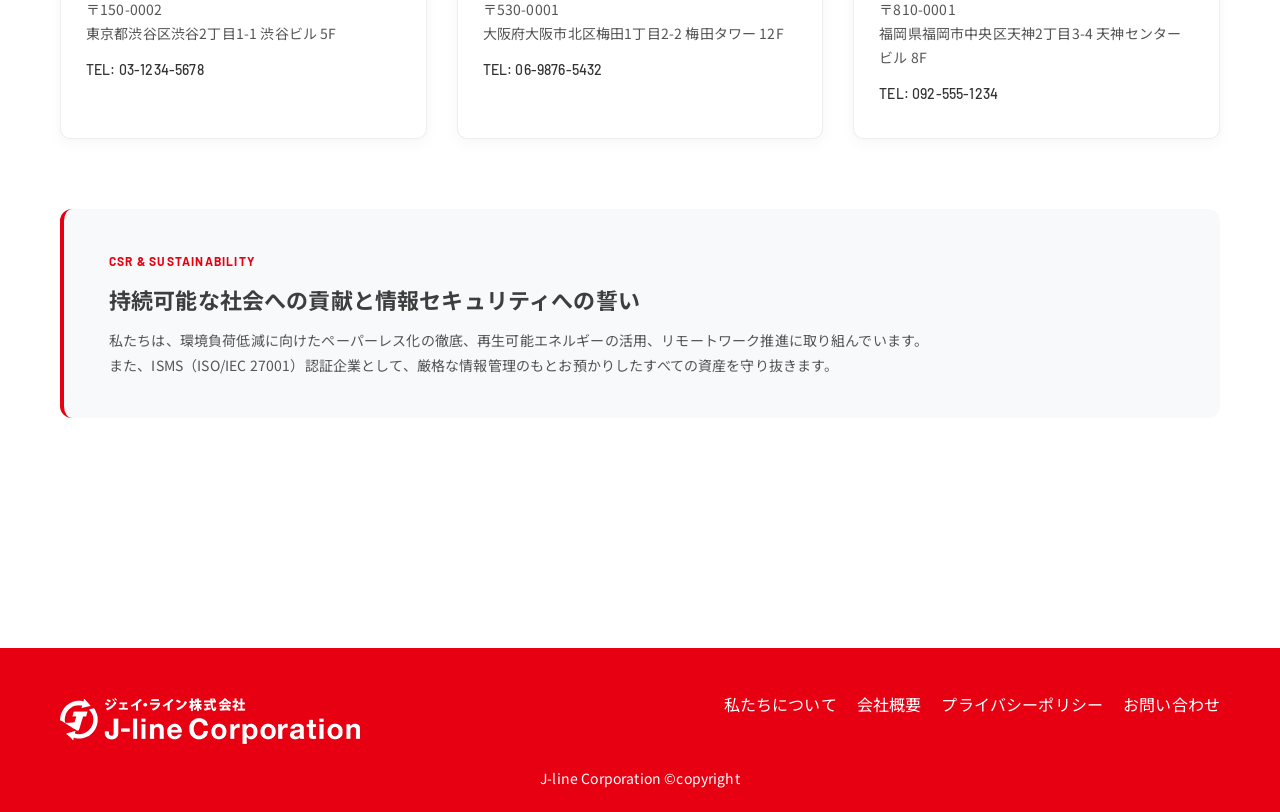
<file: public/company/index.html>
<!DOCTYPE html>
<html lang="ja">
<head>
    <!-- meta -->
    <meta charset="utf-8">
    <meta name="viewport" content="width=device-width, initial-scale=1.0">
    <meta name="format-detection" content="telephone=no, address=no, email=no">
    <title>会社概要 | COMPANY</title>
    <meta name="description" content="当社の会社概要、代表挨拶、アクセス情報、各拠点についてご案内いたします。">
    <link rel="canonical" href="https://your-domain123.com/company/">
    <!-- OGP -->
    <meta property="og:title" content="会社概要 | COMPANY">
    <meta property="og:description" content="当社の会社概要、代表挨拶、アクセス情報、各拠点についてご案内いたします。">
    <meta property="og:type" content="website">
    <meta property="og:url" content="https://your-domain123.com/company/">
    <meta property="og:image" content="https://your-domain123.com/assets/images/common/ogp.jpg">
    <meta property="og:site_name" content="">
    <meta property="og:locale" content="ja_JP">
    <!-- Twitter Card -->
    <meta name="twitter:card" content="summary_large_image">
    <meta name="twitter:title" content="会社概要 | COMPANY">
    <meta name="twitter:description" content="当社の会社概要、代表挨拶、アクセス情報、各拠点についてご案内いたします。">
    <meta name="twitter:image" content="https://your-domain123.com/assets/images/common/ogp.jpg">
    <!-- favicon -->
    <link rel="icon" href="./../assets/images/common/favicon.ico">
    <link rel="apple-touch-icon" href="./../assets/images/common/apple-touch-icon.png">
    <!-- link -->
    <link rel="stylesheet" href="./../assets/css/common.css">
    <link rel="stylesheet" href="./../assets/css/company.css">
    <link rel="preconnect" href="https://fonts.googleapis.com">
    <link rel="preconnect" href="https://fonts.gstatic.com" crossorigin>
    <link href="https://fonts.googleapis.com/css2?family=Barlow:wght@400;500;700&family=Noto+Sans+JP:wght@400;500;700&family=Roboto:wght@400;500;700&display=swap" rel="stylesheet">
    <!-- script -->

    <script src="./../assets/vendor/jquery/jquery-4.0.0.min.js" defer></script>

    <script src="./../assets/js/inview.js" defer></script>
    <script src="./../assets/js/cookie.js" defer></script>
    <script src="./../assets/js/common.js" defer></script>
    <script src="./../assets/js/company.js" defer></script>
</head>
<body>
    <div id="wrapper" class="l-wrapper">
        <header class="c-header">
            <div class="c-header__inner">
                <div class="c-header-logo">
                    <a href="./../" class="c-header-logo__link">
                        <img src="./../assets/images/common/img_logo.webp" alt="">
                    </a>
                </div>
                <div class="c-header__content">
                    <div class="c-gnavi">
                        <div class="c-gnavi__inner">
                            <ul class="c-gnavi-list">
                                <li class="c-gnavi-list__item">
                                    <a href="./../company/" class="c-gnavi-link">会社概要</a>
                                </li>
                                <li class="c-gnavi-list__item">
                                    <a href="./../about/" class="c-gnavi-link">私たちについて</a>
                                </li>
                                <li class="c-gnavi-list__item is-sub">
                                    <a href="./../" class="c-gnavi-link">サービス</a>
                                    <ul class="c-gnavi-sub" hidden="until-found">
                                        <li class="c-gnavi-sub__item">
                                            <a href="./../" class="c-gnavi-sub-link">サービス01</a>
                                        </li>
                                        <li class="c-gnavi-sub__item">
                                            <a href="./../" class="c-gnavi-sub-link">サービス02</a>
                                        </li>
                                        <li class="c-gnavi-sub__item">
                                            <a href="./../" class="c-gnavi-sub-link">サービス03</a>
                                        </li>
                                    </ul>
                                </li>
                                <li class="c-gnavi-list__item is-btn">
                                    <a href="./../contact/" class="c-btn c-btn--reverse">お問い合わせ</a>
                                </li>
                            </ul>
                        </div>
                    </div>
                    <div class="c-header-btns">
                        <a href="./../contact/" class="c-btn c-btn--reverse c-header-btns__content">お問い合わせ</a>
                    </div>
                </div>
            </div>
            <div class="c-toggle">
                <span class="c-toggle__line"></span>
            </div>
        </header>
        <!--▲ Content area ▲-->
        <main class="p-company">
            <!-- Main Visual Banner -->
            <section class="c-mv">
                <figure class="c-mv__bg">
                    <img src="./../assets/images/common/img_dummy.webp" alt="会社概要 メインビジュアル">
                </figure>
                <div class="l-container">
                    <div class="c-mv__inner">
                        <h1 class="c-mv-title">
                            <span class="c-mv-title__en">COMPANY</span>
                            <span class="c-mv-title__jp">会社概要</span>
                        </h1>
                    </div>
                </div>
            </section>

            <!-- Breadcrumb Navigation -->
            <div class="l-container">
                <ul class="c-bread">
                    <li class="c-bread__item">
                        <a href="./../" class="c-bread__link">TOP</a>
                    </li>
                    <li class="c-bread__item">会社概要</li>
                </ul>
            </div>

            <!-- Section 1: Message / Representative Greeting -->
            <section class="p-company__section">
                <div class="l-container">
                    <div class="c-title u-align--center js-inview fadeUp">
                        <span class="c-title__en">MESSAGE</span>
                        <h2 class="c-title__jp">代表挨拶</h2>
                    </div>

                    <div class="p-company__greeting js-inview fadeUp">
                        <div class="p-company__greeting-media">
                            <figure>
                                <img src="./../assets/images/common/img_dummy.webp" alt="代表取締役 山田 太郎">
                            </figure>
                            <div class="p-company__greeting-media-caption">
                                <span class="role">代表取締役 CEO</span>
                                <span class="name">山田 太郎 (Taro Yamada)</span>
                            </div>
                        </div>

                        <div class="p-company__greeting-body">
                            <blockquote class="p-company__greeting-quote">
                                変革を恐れず、<br>
                                テクノロジーで人の心を動かす価値を。
                            </blockquote>
                            <div class="p-company__greeting-text c-txt16">
                                <p>
                                    平素は格別のご愛顧とご信頼を賜り、厚く御礼申し上げます。
                                </p>
                                <p>
                                    AIやクラウド技術の急速な浸透により、ビジネスのデジタルシフトは新たなステージを迎えています。現代のWebプラットフォームは、単なる情報提示の場ではなく、ユーザーとの深い絆を育み、新たな事業機会を拓く極めて重要な顧客接点です。
                                </p>
                                <p>
                                    私たちは「美しく機能的なデジタルクラフトマンシップ」を掲げ、お客様の理想を具現化する最高のパートナーであり続けます。
                                </p>
                            </div>
                        </div>
                    </div>
                </div>
            </section>

            <!-- Section 2: Company Overview Table -->
            <section class="p-company__section p-company__section--bg">
                <div class="l-container">
                    <div class="c-title u-align--center js-inview fadeUp">
                        <span class="c-title__en">OVERVIEW</span>
                        <h2 class="c-title__jp">会社情報</h2>
                    </div>

                    <div class="p-company__overview js-inview fadeUp">
                        <div class="l-tbl">
                            <div class="l-tbl__item">
                                <div class="l-tbl__left">
                                    <h3 class="c-ttl16">会社名</h3>
                                </div>
                                <div class="l-tbl__right">
                                    <p class="c-txt16">株式会社ジェイライン（J-Line Corporation）</p>
                                </div>
                            </div>

                            <div class="l-tbl__item">
                                <div class="l-tbl__left">
                                    <h3 class="c-ttl16">設立</h3>
                                </div>
                                <div class="l-tbl__right">
                                    <p class="c-txt16">2018年4月1日</p>
                                </div>
                            </div>

                            <div class="l-tbl__item">
                                <div class="l-tbl__left">
                                    <h3 class="c-ttl16">資本金</h3>
                                </div>
                                <div class="l-tbl__right">
                                    <p class="c-txt16">10,000,000円</p>
                                </div>
                            </div>

                            <div class="l-tbl__item">
                                <div class="l-tbl__left">
                                    <h3 class="c-ttl16">役員</h3>
                                </div>
                                <div class="l-tbl__right">
                                    <p class="c-txt16">代表取締役　山田 太郎<br>専務取締役　鈴木 一郎</p>
                                </div>
                            </div>

                            <div class="l-tbl__item">
                                <div class="l-tbl__left">
                                    <h3 class="c-ttl16">所在地</h3>
                                </div>
                                <div class="l-tbl__right">
                                    <p class="c-txt16">〒150-0002 東京都渋谷区渋谷2丁目1-1 渋谷ビル 5F</p>
                                </div>
                            </div>

                            <div class="l-tbl__item">
                                <div class="l-tbl__left">
                                    <h3 class="c-ttl16">連絡先</h3>
                                </div>
                                <div class="l-tbl__right">
                                    <p class="c-txt16">TEL: 03-1234-5678 / FAX: 03-1234-5679</p>
                                </div>
                            </div>

                            <div class="l-tbl__item">
                                <div class="l-tbl__left">
                                    <h3 class="c-ttl16">営業時間</h3>
                                </div>
                                <div class="l-tbl__right">
                                    <p class="c-txt16">平日 9:30〜18:30（土日祝日・年末年始を除く）</p>
                                </div>
                            </div>

                            <div class="l-tbl__item">
                                <div class="l-tbl__left">
                                    <h3 class="c-ttl16">事業内容</h3>
                                </div>
                                <div class="l-tbl__right">
                                    <ul class="c-list16 u-pl--0">
                                        <li>Webサイト企画・デザイン・フロントエンド開発</li>
                                        <li>EJS / SCSS モジュールアーキテクチャ設計および構築</li>
                                        <li>Webアプリケーション受託開発および運用保守</li>
                                        <li>CI/CDパイプライン自動化・DevOps導入支援</li>
                                    </ul>
                                </div>
                            </div>

                            <div class="l-tbl__item">
                                <div class="l-tbl__left">
                                    <h3 class="c-ttl16">主要取引銀行</h3>
                                </div>
                                <div class="l-tbl__right">
                                    <p class="c-txt16">三菱UFJ銀行 渋谷支店、三井住友銀行 渋谷駅前支店、みずほ銀行 渋谷中央支店</p>
                                </div>
                            </div>
                        </div>
                    </div>

                    <!-- Certification Badges -->
                    <div class="p-company__badges js-inview fadeUp">
                        <div class="p-company__badge-item">
                            <span class="p-company__badge-icon">ISMS</span>
                            <div class="p-company__badge-body">
                                <strong class="p-company__badge-title">ISO/IEC 27001 認証取得</strong>
                                <p class="p-company__badge-desc">情報セキュリティマネジメントシステムの国際規格に準拠し、厳格な安全管理を徹底しています。</p>
                            </div>
                        </div>

                        <div class="p-company__badge-item">
                            <span class="p-company__badge-icon">SDGs</span>
                            <div class="p-company__badge-body">
                                <strong class="p-company__badge-title">持続可能な社会への貢献</strong>
                                <p class="p-company__badge-desc">ペーパーレス化とリモートワーク推進により、環境負荷低減と働きやすさの両立に取り組んでいます。</p>
                            </div>
                        </div>
                    </div>
                </div>
            </section>

            <!-- Section 3: Access & Location -->
            <section class="p-company__section">
                <div class="l-container">
                    <div class="c-title u-align--center js-inview fadeUp">
                        <span class="c-title__en">ACCESS</span>
                        <h2 class="c-title__jp">アクセス</h2>
                    </div>

                    <div class="p-company__access js-inview fadeUp">
                        <div class="p-company__access-info">
                            <div class="address-box">
                                <div class="post">本社オフィス</div>
                                <p class="main-addr">〒150-0002<br>東京都渋谷区渋谷2丁目1-1 渋谷ビル 5F</p>
                                <button type="button" class="copy-btn" data-copy-address="東京都渋谷区渋谷2丁目1-1 渋谷ビル 5F">
                                    <span>住所をコピーする</span>
                                </button>
                            </div>

                            <ul class="stations">
                                <li>JR各線・東京メトロ各線「渋谷駅」宮益坂口より徒歩5分</li>
                                <li>東京メトロ千代田線・副都心線「明治神宮前駅」7番出口より徒歩8分</li>
                                <li>東京メトロ銀座線・半蔵門線「表参道駅」B2出口より徒歩10分</li>
                            </ul>
                        </div>

                        <div class="p-company__access-map">
                            <iframe src="https://maps.google.com/maps?q=Shibuya%20Station,%20Tokyo&t=&z=15&ie=UTF8&iwloc=&output=embed" loading="lazy" referrerpolicy="no-referrer-when-downgrade" title="本社アクセスマップ">
                            </iframe>
                        </div>
                    </div>

                    <!-- Section 4: Branches -->
                    <div class="c-title u-align--center u-mt--60 js-inview fadeUp">
                        <span class="c-title__en">OFFICES</span>
                        <h2 class="c-title__jp">拠点一覧</h2>
                    </div>

                    <div class="p-company__branches js-inview fadeUp">
                        <div class="p-company__branches-card">
                            <h3 class="branch-name">東京本社</h3>
                            <p class="branch-addr">〒150-0002<br>東京都渋谷区渋谷2丁目1-1 渋谷ビル 5F</p>
                            <p class="branch-tel">TEL: 03-1234-5678</p>
                        </div>

                        <div class="p-company__branches-card">
                            <h3 class="branch-name">大阪支社</h3>
                            <p class="branch-addr">〒530-0001<br>大阪府大阪市北区梅田1丁目2-2 梅田タワー 12F</p>
                            <p class="branch-tel">TEL: 06-9876-5432</p>
                        </div>

                        <div class="p-company__branches-card">
                            <h3 class="branch-name">福岡オフィス</h3>
                            <p class="branch-addr">〒810-0001<br>福岡県福岡市中央区天神2丁目3-4 天神センタービル 8F</p>
                            <p class="branch-tel">TEL: 092-555-1234</p>
                        </div>
                    </div>

                    <!-- Section 5: CSR & Sustainability -->
                    <div class="p-company__csr js-inview fadeUp">
                        <span class="p-company__csr-tag">CSR &amp; SUSTAINABILITY</span>
                        <h3 class="p-company__csr-title">持続可能な社会への貢献と情報セキュリティへの誓い</h3>
                        <p class="p-company__csr-text">
                            私たちは、環境負荷低減に向けたペーパーレス化の徹底、再生可能エネルギーの活用、リモートワーク推進に取り組んでいます。<br class="is-pc">
                            また、ISMS（ISO/IEC 27001）認証企業として、厳格な情報管理のもとお預かりしたすべての資産を守り抜きます。
                        </p>
                    </div>
                </div>
            </section>
        </main>

        <footer class="c-footer">
            <div class="l-container">
                <div class="c-footer__inner">
                    <div class="c-footer-logo">
                        <a href="./../" class="c-footer-logo__link">
                            <img src="./../assets/images/common/img_logo.webp" alt="">
                        </a>
                    </div>
                    <ul class="c-footer-list">
                        <li class="c-footer-list__item">
                            <a href="./../about/" class="c-footer-link">私たちについて</a>
                        </li>
                        <li class="c-footer-list__item">
                            <a href="./../company/" class="c-footer-link">会社概要</a>
                        </li>
                        <li class="c-footer-list__item">
                            <a href="./../privacy/" class="c-footer-link">プライバシーポリシー</a>
                        </li>
                        <li class="c-footer-list__item">
                            <a href="./../contact/" class="c-footer-link">お問い合わせ</a>
                        </li>
                    </ul>
                </div>
                <p class="c-footer-copy">J-line Corporation ©copyright</p>
            </div>
            <a href="#wrapper" class="c-totop">pagetop</a>
        </footer>
        <div data-gdpr="wrap" id="cookiewrap" class="c-cookiewrap">
            <div class="c-cookiewrap__inner">
                <p class="c-cookiewrap__close"><a href="javascript:void(0)" data-gdpr="button">同意する</a></p>
                <p class="c-cookiewrap__txt">当サイトではCookieを使用します。Cookieの使用に関する詳細は「<a href="./../privacy/" class="c-cookiewrap__link">プライバシーポリシー</a>」をご覧ください。</p>
            </div>
        </div>
    </div>
</body>
</html>
</file>
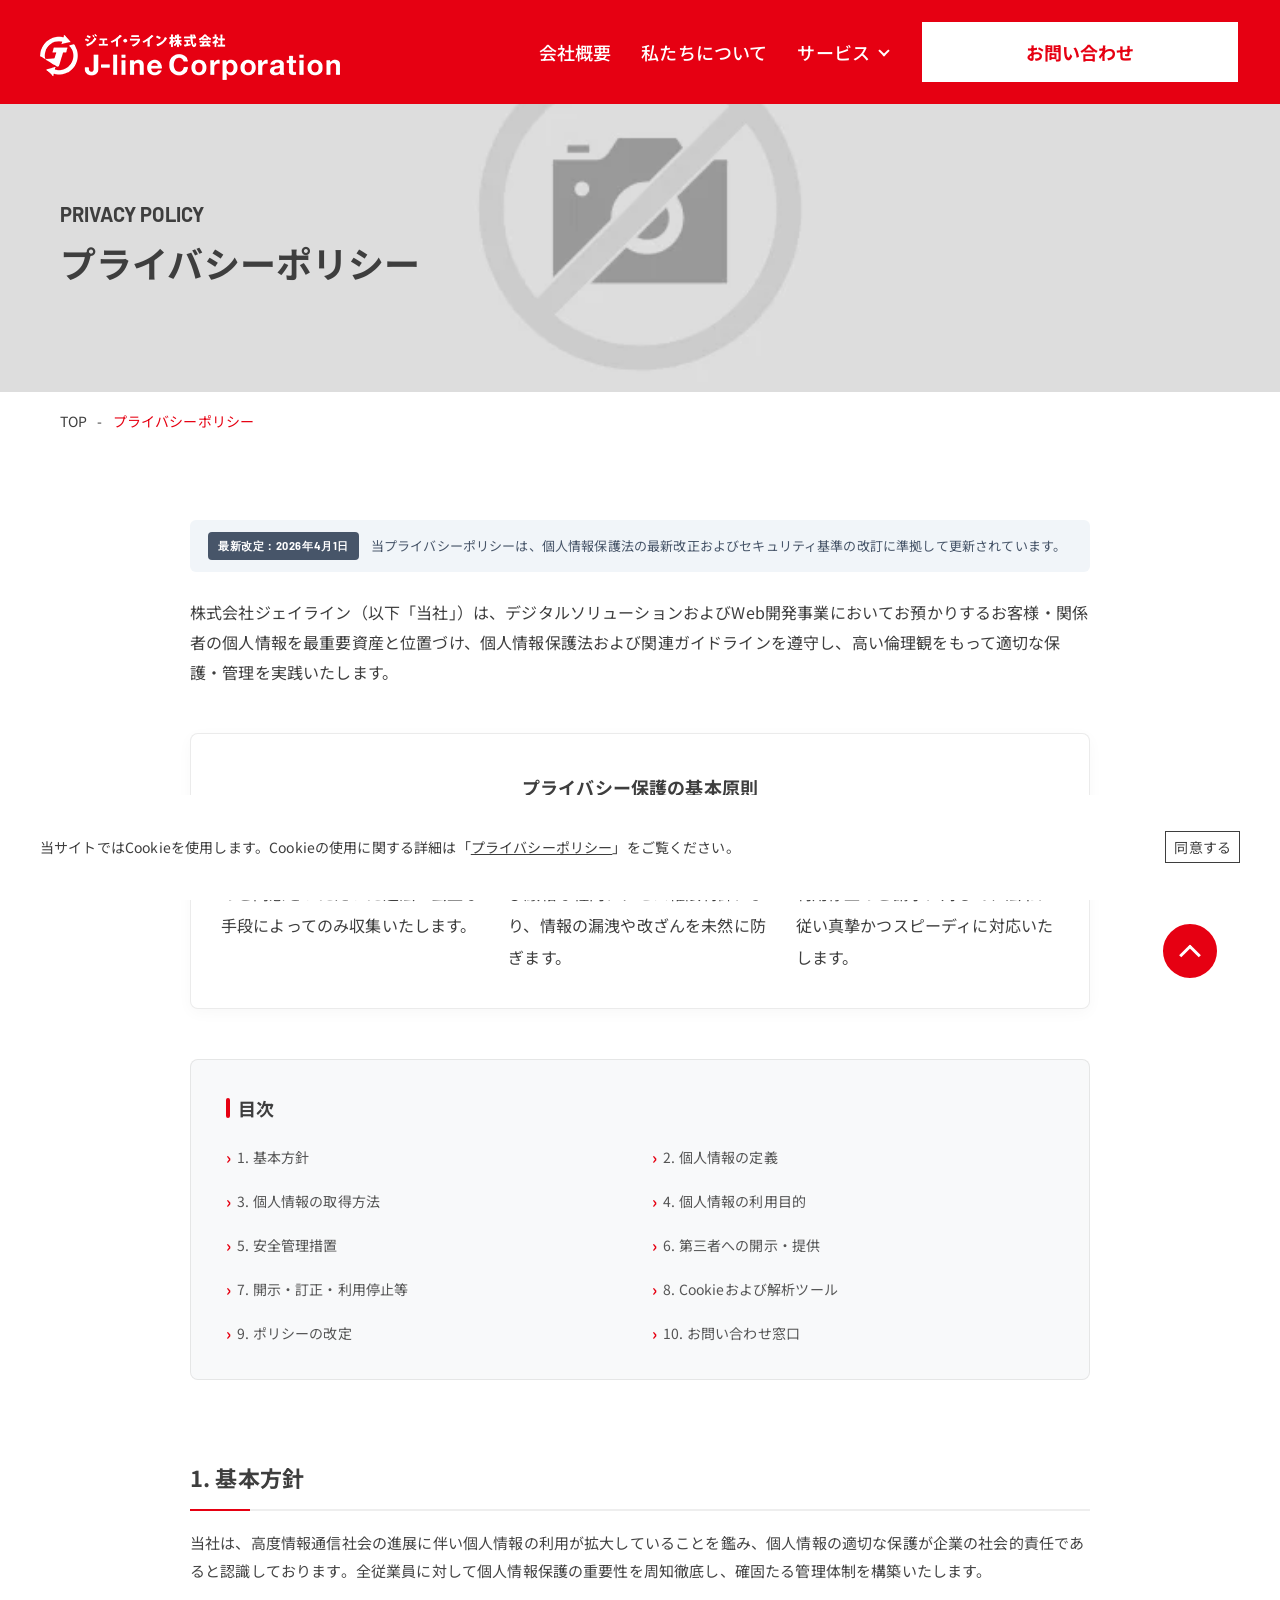
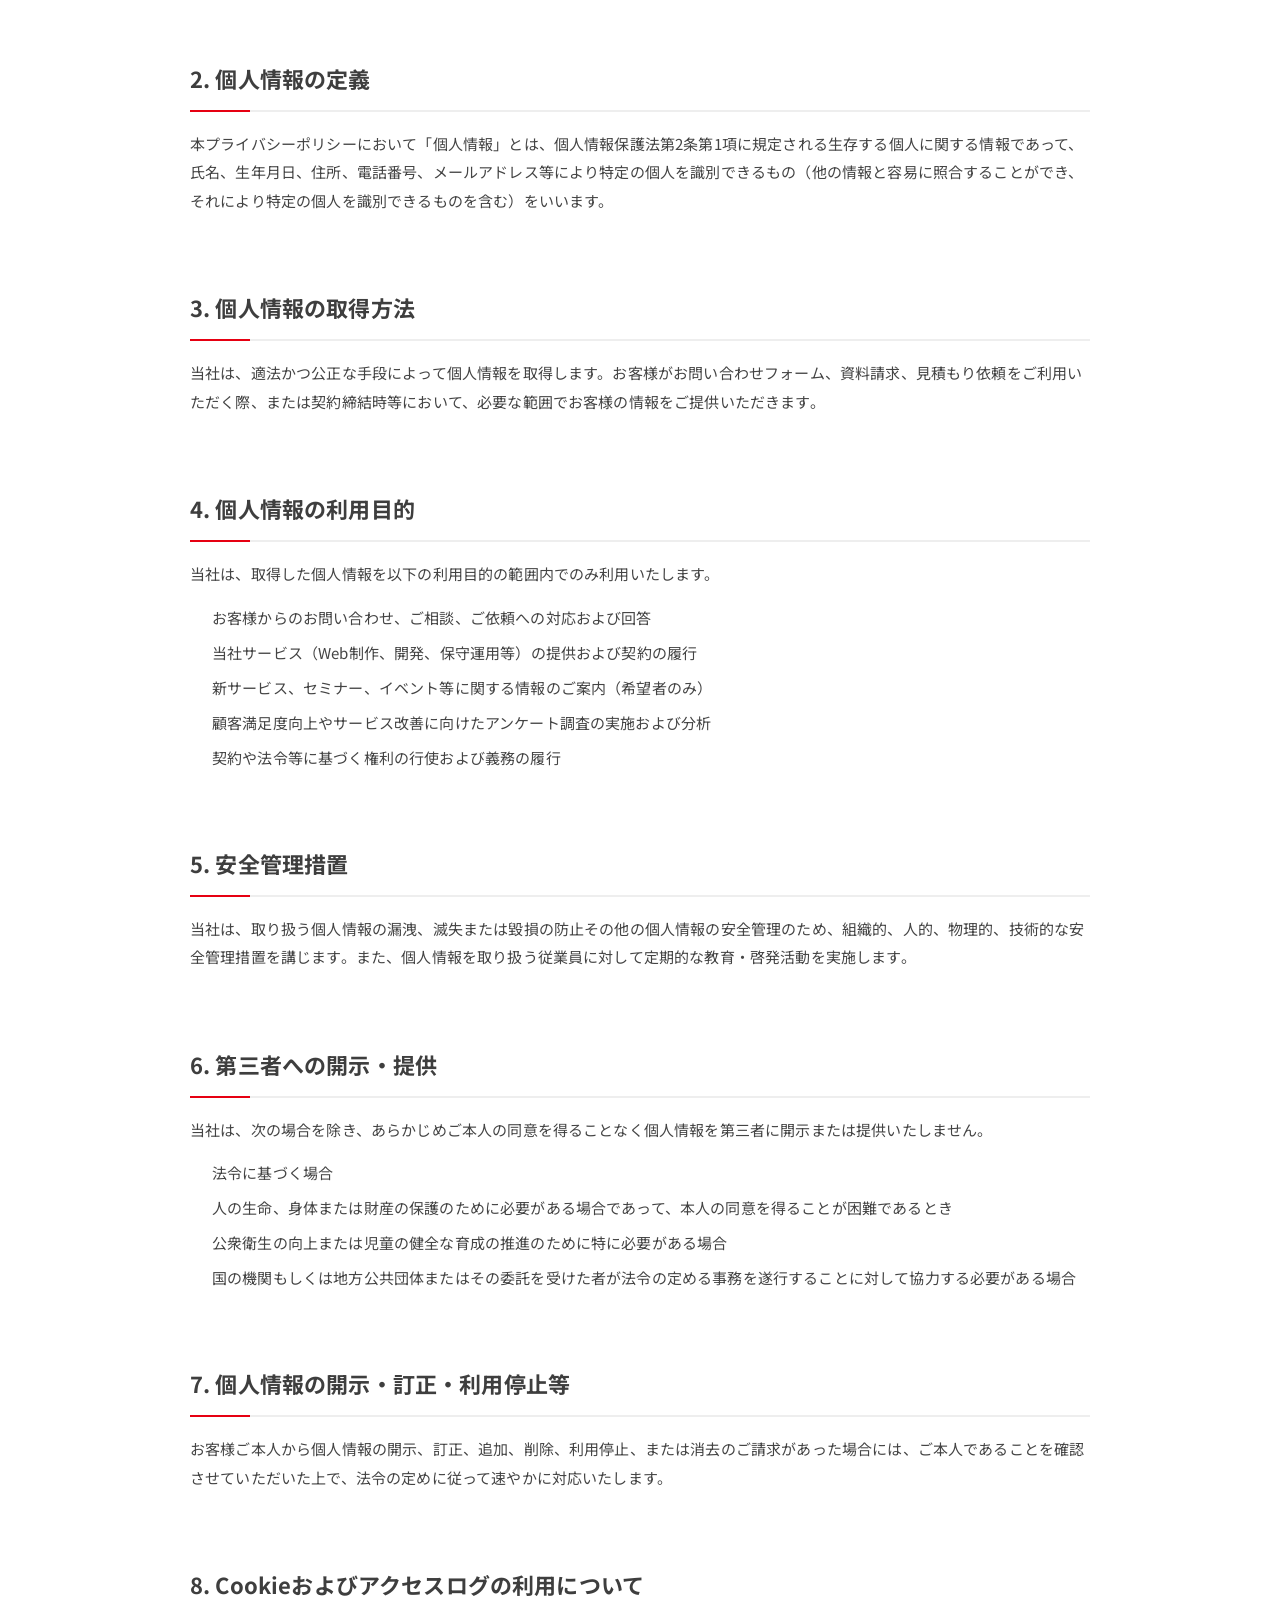
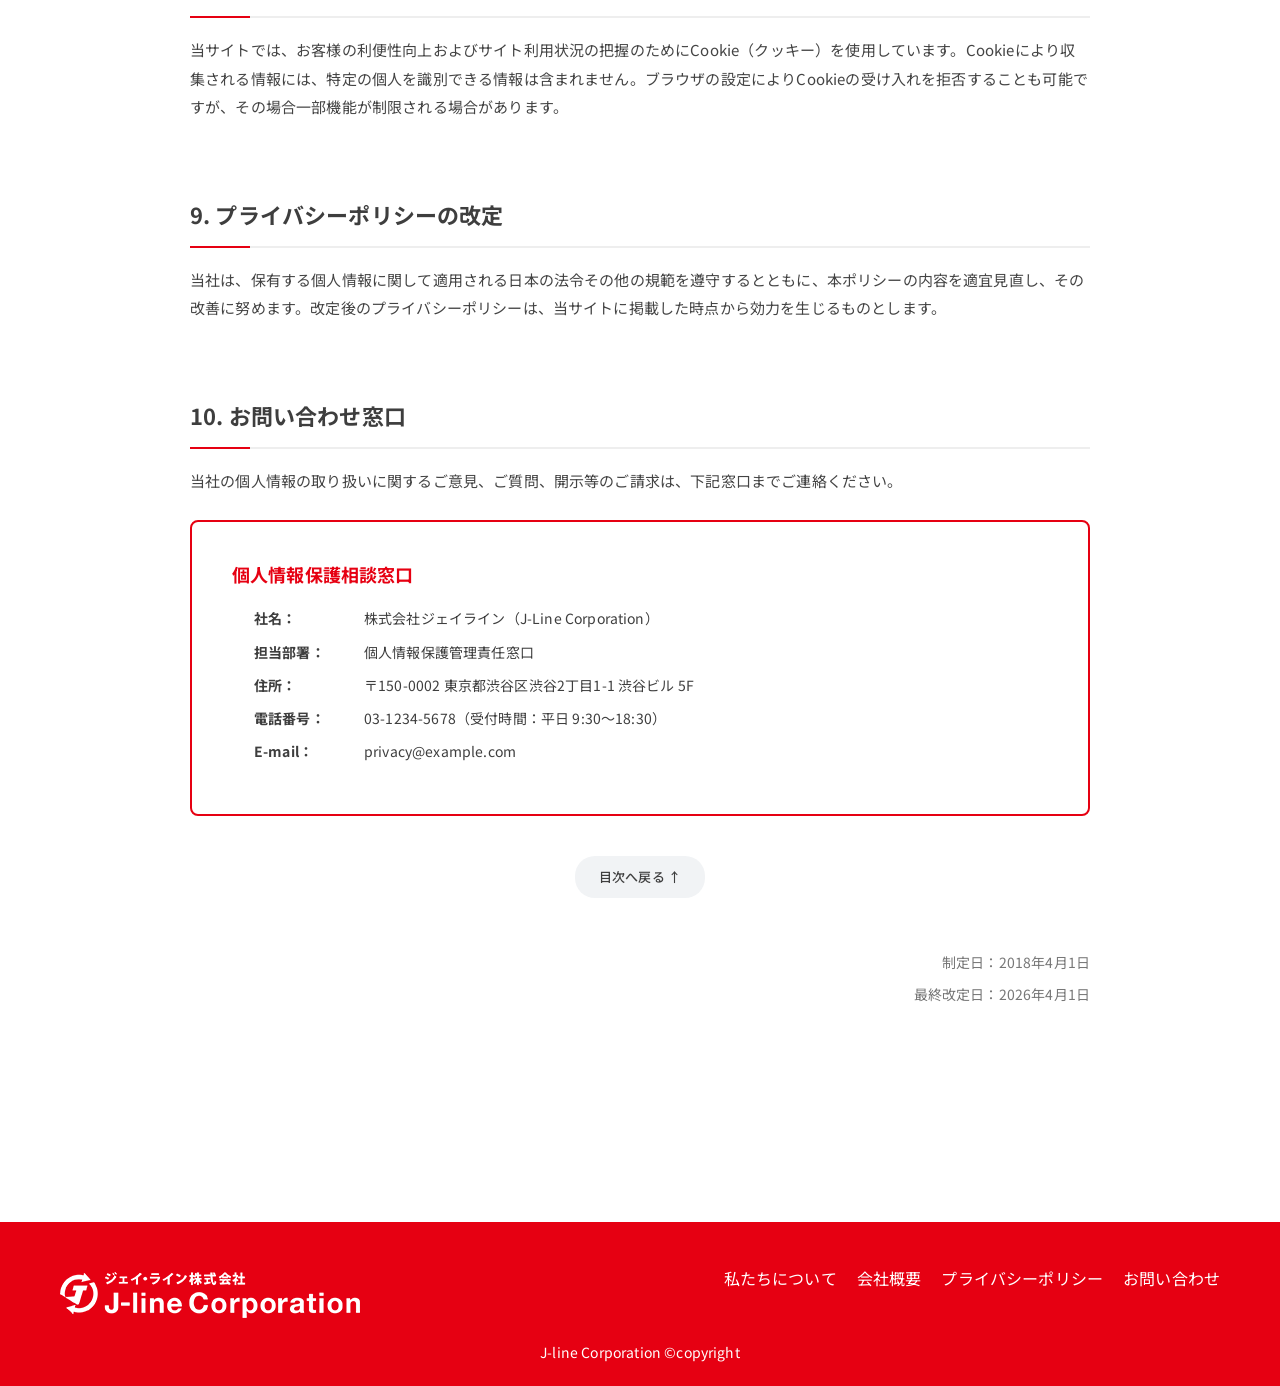
<file: public/privacy/index.html>
<!DOCTYPE html>
<html lang="ja">
<head>
    <!-- meta -->
    <meta charset="utf-8">
    <meta name="viewport" content="width=device-width, initial-scale=1.0">
    <meta name="format-detection" content="telephone=no, address=no, email=no">
    <title>プライバシーポリシー | PRIVACY POLICY</title>
    <meta name="description" content="当社の個人情報保護方針、お客様情報の取得・利用目的、管理体制についてご案内いたします。">
    <link rel="canonical" href="https://your-domain123.com/privacy/">
    <!-- OGP -->
    <meta property="og:title" content="プライバシーポリシー | PRIVACY POLICY">
    <meta property="og:description" content="当社の個人情報保護方針、お客様情報の取得・利用目的、管理体制についてご案内いたします。">
    <meta property="og:type" content="website">
    <meta property="og:url" content="https://your-domain123.com/privacy/">
    <meta property="og:image" content="https://your-domain123.com/assets/images/common/ogp.jpg">
    <meta property="og:site_name" content="">
    <meta property="og:locale" content="ja_JP">
    <!-- Twitter Card -->
    <meta name="twitter:card" content="summary_large_image">
    <meta name="twitter:title" content="プライバシーポリシー | PRIVACY POLICY">
    <meta name="twitter:description" content="当社の個人情報保護方針、お客様情報の取得・利用目的、管理体制についてご案内いたします。">
    <meta name="twitter:image" content="https://your-domain123.com/assets/images/common/ogp.jpg">
    <!-- favicon -->
    <link rel="icon" href="./../assets/images/common/favicon.ico">
    <link rel="apple-touch-icon" href="./../assets/images/common/apple-touch-icon.png">
    <!-- link -->
    <link rel="stylesheet" href="./../assets/css/common.css">
    <link rel="stylesheet" href="./../assets/css/privacy.css">
    <link rel="preconnect" href="https://fonts.googleapis.com">
    <link rel="preconnect" href="https://fonts.gstatic.com" crossorigin>
    <link href="https://fonts.googleapis.com/css2?family=Barlow:wght@400;500;700&family=Noto+Sans+JP:wght@400;500;700&family=Roboto:wght@400;500;700&display=swap" rel="stylesheet">
    <!-- script -->

    <script src="./../assets/vendor/jquery/jquery-4.0.0.min.js" defer></script>

    <script src="./../assets/js/inview.js" defer></script>
    <script src="./../assets/js/cookie.js" defer></script>
    <script src="./../assets/js/common.js" defer></script>
    <script src="./../assets/js/privacy.js" defer></script>
</head>
<body>
    <div id="wrapper" class="l-wrapper">
        <header class="c-header">
            <div class="c-header__inner">
                <div class="c-header-logo">
                    <a href="./../" class="c-header-logo__link">
                        <img src="./../assets/images/common/img_logo.webp" alt="">
                    </a>
                </div>
                <div class="c-header__content">
                    <div class="c-gnavi">
                        <div class="c-gnavi__inner">
                            <ul class="c-gnavi-list">
                                <li class="c-gnavi-list__item">
                                    <a href="./../company/" class="c-gnavi-link">会社概要</a>
                                </li>
                                <li class="c-gnavi-list__item">
                                    <a href="./../about/" class="c-gnavi-link">私たちについて</a>
                                </li>
                                <li class="c-gnavi-list__item is-sub">
                                    <a href="./../" class="c-gnavi-link">サービス</a>
                                    <ul class="c-gnavi-sub" hidden="until-found">
                                        <li class="c-gnavi-sub__item">
                                            <a href="./../" class="c-gnavi-sub-link">サービス01</a>
                                        </li>
                                        <li class="c-gnavi-sub__item">
                                            <a href="./../" class="c-gnavi-sub-link">サービス02</a>
                                        </li>
                                        <li class="c-gnavi-sub__item">
                                            <a href="./../" class="c-gnavi-sub-link">サービス03</a>
                                        </li>
                                    </ul>
                                </li>
                                <li class="c-gnavi-list__item is-btn">
                                    <a href="./../contact/" class="c-btn c-btn--reverse">お問い合わせ</a>
                                </li>
                            </ul>
                        </div>
                    </div>
                    <div class="c-header-btns">
                        <a href="./../contact/" class="c-btn c-btn--reverse c-header-btns__content">お問い合わせ</a>
                    </div>
                </div>
            </div>
            <div class="c-toggle">
                <span class="c-toggle__line"></span>
            </div>
        </header>
        <!--▲ Content area ▲-->
        <main class="p-privacy">
            <!-- Main Visual Banner -->
            <section class="c-mv">
                <figure class="c-mv__bg">
                    <img src="./../assets/images/common/img_dummy.webp" alt="プライバシーポリシー メインビジュアル">
                </figure>
                <div class="l-container">
                    <div class="c-mv__inner">
                        <h1 class="c-mv-title">
                            <span class="c-mv-title__en">PRIVACY POLICY</span>
                            <span class="c-mv-title__jp">プライバシーポリシー</span>
                        </h1>
                    </div>
                </div>
            </section>

            <!-- Breadcrumb Navigation -->
            <div class="l-container">
                <ul class="c-bread">
                    <li class="c-bread__item">
                        <a href="./../" class="c-bread__link">TOP</a>
                    </li>
                    <li class="c-bread__item">プライバシーポリシー</li>
                </ul>
            </div>

            <!-- Main Content -->
            <section class="p-privacy__section">
                <div class="l-container">
                    <div class="p-privacy__inner">
                        <!-- Compliance Notice Badge -->
                        <div class="p-privacy__notice">
                            <span class="p-privacy__notice-badge">最新改定：2026年4月1日</span>
                            <p class="p-privacy__notice-text">当プライバシーポリシーは、個人情報保護法の最新改正およびセキュリティ基準の改訂に準拠して更新されています。</p>
                        </div>

                        <div class="p-privacy__intro">
                            <p>
                                株式会社ジェイライン（以下「当社」）は、デジタルソリューションおよびWeb開発事業においてお預かりするお客様・関係者の個人情報を最重要資産と位置づけ、個人情報保護法および関連ガイドラインを遵守し、高い倫理観をもって適切な保護・管理を実践いたします。
                            </p>
                        </div>

                        <!-- Key Privacy Highlights -->
                        <div class="p-privacy__highlights">
                            <h2 class="p-privacy__highlights-title">プライバシー保護の基本原則</h2>
                            <div class="p-privacy__highlights-grid">
                                <div class="p-privacy__highlight-card">
                                    <span class="p-privacy__highlight-icon">01</span>
                                    <strong class="p-privacy__highlight-title">透明性の確保と適正取得</strong>
                                    <p class="p-privacy__highlight-desc">取得時に利用目的を明示し、ご本人のご同意をいただいた適法・公正な手段によってのみ収集いたします。</p>
                                </div>
                                <div class="p-privacy__highlight-card">
                                    <span class="p-privacy__highlight-icon">02</span>
                                    <strong class="p-privacy__highlight-title">高度なセキュリティ体制</strong>
                                    <p class="p-privacy__highlight-desc">最新の暗号化通信（TLS/SSL）および厳格な社内アクセス権限制御により、情報の漏洩や改ざんを未然に防ぎます。</p>
                                </div>
                                <div class="p-privacy__highlight-card">
                                    <span class="p-privacy__highlight-icon">03</span>
                                    <strong class="p-privacy__highlight-title">迅速な権利行使への対応</strong>
                                    <p class="p-privacy__highlight-desc">ご本人様からの開示、訂正、削除、利用停止のご請求に対して、法令に従い真摯かつスピーディに対応いたします。</p>
                                </div>
                            </div>
                        </div>

                        <!-- Table of Contents -->
                        <div id="sec-top" class="p-privacy__toc">
                            <h2 class="p-privacy__toc-title">目次</h2>
                            <ul class="p-privacy__toc-list">
                                <li><a href="#sec-01">1. 基本方針</a></li>
                                <li><a href="#sec-02">2. 個人情報の定義</a></li>
                                <li><a href="#sec-03">3. 個人情報の取得方法</a></li>
                                <li><a href="#sec-04">4. 個人情報の利用目的</a></li>
                                <li><a href="#sec-05">5. 安全管理措置</a></li>
                                <li><a href="#sec-06">6. 第三者への開示・提供</a></li>
                                <li><a href="#sec-07">7. 開示・訂正・利用停止等</a></li>
                                <li><a href="#sec-08">8. Cookieおよび解析ツール</a></li>
                                <li><a href="#sec-09">9. ポリシーの改定</a></li>
                                <li><a href="#sec-10">10. お問い合わせ窓口</a></li>
                            </ul>
                        </div>

                        <!-- Article 1 -->
                        <article id="sec-01" class="p-privacy__article">
                            <h2 class="p-privacy__article-title">1. 基本方針</h2>
                            <div class="p-privacy__article-body">
                                <p>
                                    当社は、高度情報通信社会の進展に伴い個人情報の利用が拡大していることを鑑み、個人情報の適切な保護が企業の社会的責任であると認識しております。全従業員に対して個人情報保護の重要性を周知徹底し、確固たる管理体制を構築いたします。
                                </p>
                            </div>
                        </article>

                        <!-- Article 2 -->
                        <article id="sec-02" class="p-privacy__article">
                            <h2 class="p-privacy__article-title">2. 個人情報の定義</h2>
                            <div class="p-privacy__article-body">
                                <p>
                                    本プライバシーポリシーにおいて「個人情報」とは、個人情報保護法第2条第1項に規定される生存する個人に関する情報であって、氏名、生年月日、住所、電話番号、メールアドレス等により特定の個人を識別できるもの（他の情報と容易に照合することができ、それにより特定の個人を識別できるものを含む）をいいます。
                                </p>
                            </div>
                        </article>

                        <!-- Article 3 -->
                        <article id="sec-03" class="p-privacy__article">
                            <h2 class="p-privacy__article-title">3. 個人情報の取得方法</h2>
                            <div class="p-privacy__article-body">
                                <p>
                                    当社は、適法かつ公正な手段によって個人情報を取得します。お客様がお問い合わせフォーム、資料請求、見積もり依頼をご利用いただく際、または契約締結時等において、必要な範囲でお客様の情報をご提供いただきます。
                                </p>
                            </div>
                        </article>

                        <!-- Article 4 -->
                        <article id="sec-04" class="p-privacy__article">
                            <h2 class="p-privacy__article-title">4. 個人情報の利用目的</h2>
                            <div class="p-privacy__article-body">
                                <p>当社は、取得した個人情報を以下の利用目的の範囲内でのみ利用いたします。</p>
                                <ol>
                                    <li>お客様からのお問い合わせ、ご相談、ご依頼への対応および回答</li>
                                    <li>当社サービス（Web制作、開発、保守運用等）の提供および契約の履行</li>
                                    <li>新サービス、セミナー、イベント等に関する情報のご案内（希望者のみ）</li>
                                    <li>顧客満足度向上やサービス改善に向けたアンケート調査の実施および分析</li>
                                    <li>契約や法令等に基づく権利の行使および義務の履行</li>
                                </ol>
                            </div>
                        </article>

                        <!-- Article 5 -->
                        <article id="sec-05" class="p-privacy__article">
                            <h2 class="p-privacy__article-title">5. 安全管理措置</h2>
                            <div class="p-privacy__article-body">
                                <p>
                                    当社は、取り扱う個人情報の漏洩、滅失または毀損の防止その他の個人情報の安全管理のため、組織的、人的、物理的、技術的な安全管理措置を講じます。また、個人情報を取り扱う従業員に対して定期的な教育・啓発活動を実施します。
                                </p>
                            </div>
                        </article>

                        <!-- Article 6 -->
                        <article id="sec-06" class="p-privacy__article">
                            <h2 class="p-privacy__article-title">6. 第三者への開示・提供</h2>
                            <div class="p-privacy__article-body">
                                <p>
                                    当社は、次の場合を除き、あらかじめご本人の同意を得ることなく個人情報を第三者に開示または提供いたしません。
                                </p>
                                <ul>
                                    <li>法令に基づく場合</li>
                                    <li>人の生命、身体または財産の保護のために必要がある場合であって、本人の同意を得ることが困難であるとき</li>
                                    <li>公衆衛生の向上または児童の健全な育成の推進のために特に必要がある場合</li>
                                    <li>国の機関もしくは地方公共団体またはその委託を受けた者が法令の定める事務を遂行することに対して協力する必要がある場合</li>
                                </ul>
                            </div>
                        </article>

                        <!-- Article 7 -->
                        <article id="sec-07" class="p-privacy__article">
                            <h2 class="p-privacy__article-title">7. 個人情報の開示・訂正・利用停止等</h2>
                            <div class="p-privacy__article-body">
                                <p>
                                    お客様ご本人から個人情報の開示、訂正、追加、削除、利用停止、または消去のご請求があった場合には、ご本人であることを確認させていただいた上で、法令の定めに従って速やかに対応いたします。
                                </p>
                            </div>
                        </article>

                        <!-- Article 8 -->
                        <article id="sec-08" class="p-privacy__article">
                            <h2 class="p-privacy__article-title">8. Cookieおよびアクセスログの利用について</h2>
                            <div class="p-privacy__article-body">
                                <p>
                                    当サイトでは、お客様の利便性向上およびサイト利用状況の把握のためにCookie（クッキー）を使用しています。Cookieにより収集される情報には、特定の個人を識別できる情報は含まれません。ブラウザの設定によりCookieの受け入れを拒否することも可能ですが、その場合一部機能が制限される場合があります。
                                </p>
                            </div>
                        </article>

                        <!-- Article 9 -->
                        <article id="sec-09" class="p-privacy__article">
                            <h2 class="p-privacy__article-title">9. プライバシーポリシーの改定</h2>
                            <div class="p-privacy__article-body">
                                <p>
                                    当社は、保有する個人情報に関して適用される日本の法令その他の規範を遵守するとともに、本ポリシーの内容を適宜見直し、その改善に努めます。改定後のプライバシーポリシーは、当サイトに掲載した時点から効力を生じるものとします。
                                </p>
                            </div>
                        </article>

                        <!-- Article 10 -->
                        <article id="sec-10" class="p-privacy__article">
                            <h2 class="p-privacy__article-title">10. お問い合わせ窓口</h2>
                            <div class="p-privacy__article-body">
                                <p>当社の個人情報の取り扱いに関するご意見、ご質問、開示等のご請求は、下記窓口までご連絡ください。</p>

                                <div class="p-privacy__contact">
                                    <h3 class="p-privacy__contact-title">個人情報保護相談窓口</h3>
                                    <ul class="p-privacy__contact-list">
                                        <li><strong>社名：</strong>株式会社ジェイライン（J-Line Corporation）</li>
                                        <li><strong>担当部署：</strong>個人情報保護管理責任窓口</li>
                                        <li><strong>住所：</strong>〒150-0002 東京都渋谷区渋谷2丁目1-1 渋谷ビル 5F</li>
                                        <li><strong>電話番号：</strong>03-1234-5678（受付時間：平日 9:30〜18:30）</li>
                                        <li><strong>E-mail：</strong>privacy@example.com</li>
                                    </ul>
                                </div>
                            </div>
                        </article>

                        <!-- Back to TOC button -->
                        <div class="p-privacy__back">
                            <a href="#sec-top" class="p-privacy__back-btn">
                                <span>目次へ戻る ↑</span>
                            </a>
                        </div>

                        <!-- Date -->
                        <div class="p-privacy__date">
                            <p>制定日：2018年4月1日</p>
                            <p>最終改定日：2026年4月1日</p>
                        </div>
                    </div>
                </div>
            </section>
        </main>

        <footer class="c-footer">
            <div class="l-container">
                <div class="c-footer__inner">
                    <div class="c-footer-logo">
                        <a href="./../" class="c-footer-logo__link">
                            <img src="./../assets/images/common/img_logo.webp" alt="">
                        </a>
                    </div>
                    <ul class="c-footer-list">
                        <li class="c-footer-list__item">
                            <a href="./../about/" class="c-footer-link">私たちについて</a>
                        </li>
                        <li class="c-footer-list__item">
                            <a href="./../company/" class="c-footer-link">会社概要</a>
                        </li>
                        <li class="c-footer-list__item">
                            <a href="./../privacy/" class="c-footer-link">プライバシーポリシー</a>
                        </li>
                        <li class="c-footer-list__item">
                            <a href="./../contact/" class="c-footer-link">お問い合わせ</a>
                        </li>
                    </ul>
                </div>
                <p class="c-footer-copy">J-line Corporation ©copyright</p>
            </div>
            <a href="#wrapper" class="c-totop">pagetop</a>
        </footer>
        <div data-gdpr="wrap" id="cookiewrap" class="c-cookiewrap">
            <div class="c-cookiewrap__inner">
                <p class="c-cookiewrap__close"><a href="javascript:void(0)" data-gdpr="button">同意する</a></p>
                <p class="c-cookiewrap__txt">当サイトではCookieを使用します。Cookieの使用に関する詳細は「<a href="./../privacy/" class="c-cookiewrap__link">プライバシーポリシー</a>」をご覧ください。</p>
            </div>
        </div>
    </div>
</body>
</html>
</file>
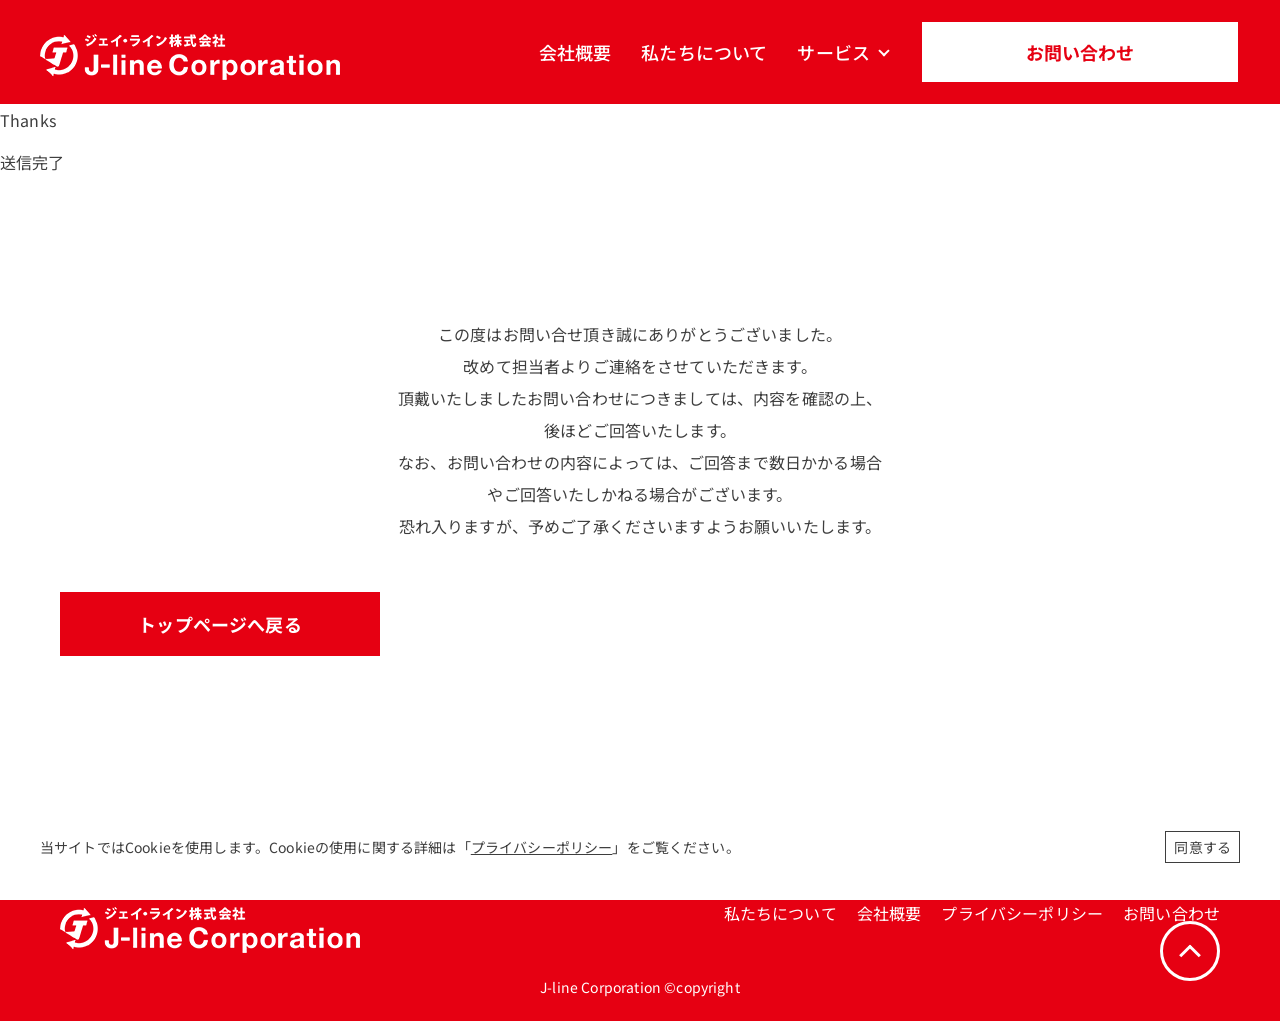
<file: public/contact/thanks.html>
<!DOCTYPE html>
<html lang="ja">
<head>
    <!-- meta -->
    <meta charset="utf-8">
    <meta name="viewport" content="width=device-width, initial-scale=1.0">
    <meta name="format-detection" content="telephone=no, address=no, email=no">
    <title>Thanks</title>
    <meta name="description" content="">
    <link rel="canonical" href="https://your-domain123.com/contact/thanks.html">
    <!-- OGP -->
    <meta property="og:title" content="Thanks">
    <meta property="og:description" content="">
    <meta property="og:type" content="website">
    <meta property="og:url" content="https://your-domain123.com/contact/thanks.html">
    <meta property="og:image" content="https://your-domain123.com/assets/images/common/ogp.jpg">
    <meta property="og:site_name" content="">
    <meta property="og:locale" content="ja_JP">
    <!-- Twitter Card -->
    <meta name="twitter:card" content="summary_large_image">
    <meta name="twitter:title" content="Thanks">
    <meta name="twitter:description" content="">
    <meta name="twitter:image" content="https://your-domain123.com/assets/images/common/ogp.jpg">
    <!-- favicon -->
    <link rel="icon" href="./../assets/images/common/favicon.ico">
    <link rel="apple-touch-icon" href="./../assets/images/common/apple-touch-icon.png">
    <!-- link -->
    <link rel="stylesheet" href="./../assets/css/common.css">
    <link rel="stylesheet" href="./../assets/css/contact.css">
    <link rel="preconnect" href="https://fonts.googleapis.com">
    <link rel="preconnect" href="https://fonts.gstatic.com" crossorigin>
    <link href="https://fonts.googleapis.com/css2?family=Barlow:wght@400;500;700&family=Noto+Sans+JP:wght@400;500;700&family=Roboto:wght@400;500;700&display=swap" rel="stylesheet">
    <!-- script -->

    <script src="./../assets/vendor/jquery/jquery-4.0.0.min.js" defer></script>

    <script src="./../assets/js/inview.js" defer></script>
    <script src="./../assets/js/cookie.js" defer></script>
    <script src="./../assets/js/common.js" defer></script>
    <script src="./../assets/js/contact.js" defer></script>
</head>
<body>
    <div id="wrapper" class="l-wrapper">
        <header class="c-header">
            <div class="c-header__inner">
                <div class="c-header-logo">
                    <a href="./../" class="c-header-logo__link">
                        <img src="./../assets/images/common/img_logo.webp" alt="">
                    </a>
                </div>
                <div class="c-header__content">
                    <div class="c-gnavi">
                        <div class="c-gnavi__inner">
                            <ul class="c-gnavi-list">
                                <li class="c-gnavi-list__item">
                                    <a href="./../company/" class="c-gnavi-link">会社概要</a>
                                </li>
                                <li class="c-gnavi-list__item">
                                    <a href="./../about/" class="c-gnavi-link">私たちについて</a>
                                </li>
                                <li class="c-gnavi-list__item is-sub">
                                    <a href="./../" class="c-gnavi-link">サービス</a>
                                    <ul class="c-gnavi-sub" hidden="until-found">
                                        <li class="c-gnavi-sub__item">
                                            <a href="./../" class="c-gnavi-sub-link">サービス01</a>
                                        </li>
                                        <li class="c-gnavi-sub__item">
                                            <a href="./../" class="c-gnavi-sub-link">サービス02</a>
                                        </li>
                                        <li class="c-gnavi-sub__item">
                                            <a href="./../" class="c-gnavi-sub-link">サービス03</a>
                                        </li>
                                    </ul>
                                </li>
                                <li class="c-gnavi-list__item is-btn">
                                    <a href="./../contact/" class="c-btn c-btn--reverse">お問い合わせ</a>
                                </li>
                            </ul>
                        </div>
                    </div>
                    <div class="c-header-btns">
                        <a href="./../contact/" class="c-btn c-btn--reverse c-header-btns__content">お問い合わせ</a>
                    </div>
                </div>
            </div>
            <div class="c-toggle">
                <span class="c-toggle__line"></span>
            </div>
        </header>
        <!--▲ Content area ▲-->
        <main class="p-thanks">
            <section class="c-mv">
                <h1 class="c-mv-ttl c-title">
                    <span class="c-title--en">Thanks</span>
                    <span class="c-title--jp">送信完了</span>
                </h1>
            </section>
            <section class="p-thanks__inner">
                <div class="l-container">
                    <h2 class="p-contact-thanks__ttl js-inview">この度はお問い合せ頂き誠にありがとうございました。<br>改めて担当者よりご連絡をさせていただきます。</h2>
                    <p class="p-contact-thanks__txt js-inview">頂戴いたしましたお問い合わせにつきましては、内容を確認の上、<br>後ほどご回答いたします。<br>なお、お問い合わせの内容によっては、ご回答まで数日かかる場合<br>やご回答いたしかねる場合がございます。<br>恐れ入りますが、予めご了承くださいますようお願いいたします。</p>
                    <div class="p-thanks__btn js-inview">
                        <a href="../" class="c-btn">トップページへ戻る</a>
                    </div>
                </div>
            </section>
        </main>
        <footer class="c-footer">
            <div class="l-container">
                <div class="c-footer__inner">
                    <div class="c-footer-logo">
                        <a href="./../" class="c-footer-logo__link">
                            <img src="./../assets/images/common/img_logo.webp" alt="">
                        </a>
                    </div>
                    <ul class="c-footer-list">
                        <li class="c-footer-list__item">
                            <a href="./../about/" class="c-footer-link">私たちについて</a>
                        </li>
                        <li class="c-footer-list__item">
                            <a href="./../company/" class="c-footer-link">会社概要</a>
                        </li>
                        <li class="c-footer-list__item">
                            <a href="./../privacy/" class="c-footer-link">プライバシーポリシー</a>
                        </li>
                        <li class="c-footer-list__item">
                            <a href="./../contact/" class="c-footer-link">お問い合わせ</a>
                        </li>
                    </ul>
                </div>
                <p class="c-footer-copy">J-line Corporation ©copyright</p>
            </div>
            <a href="#wrapper" class="c-totop">pagetop</a>
        </footer>
        <div data-gdpr="wrap" id="cookiewrap" class="c-cookiewrap">
            <div class="c-cookiewrap__inner">
                <p class="c-cookiewrap__close"><a href="javascript:void(0)" data-gdpr="button">同意する</a></p>
                <p class="c-cookiewrap__txt">当サイトではCookieを使用します。Cookieの使用に関する詳細は「<a href="./../privacy/" class="c-cookiewrap__link">プライバシーポリシー</a>」をご覧ください。</p>
            </div>
        </div>
    </div>
</body>
</html>
</file>
<file: public/assets/css/common.css>
@charset "UTF-8";
/*!
global > color
------------------------------
*/
/*!
global > content-width
------------------------------
*/
/*!
global > font
------------------------------
*/
/*!
global > mixin
------------------------------
*/
/* ================================
UTILITIES
================================ */
.c-txt10 {
  font-size: 0.625rem;
}

.c-txt11 {
  font-size: 0.625rem;
}

.c-txt12 {
  font-size: 0.625rem;
}

.c-txt13 {
  font-size: 0.75rem;
}

.mfp_err, .c-footer-copy, .c-bread__item, .c-bread__link, .c-txt14 {
  font-size: 0.75rem;
}

.c-txt15 {
  font-size: 0.75rem;
}

.c-footer-link, .c-gnavi-sub-link, .c-ttl16, .c-txt16, body {
  font-size: 0.875rem;
}

.c-txt17 {
  font-size: 0.875rem;
}

.c-btn, .c-ttl18, .c-txt18 {
  font-size: 0.875rem;
}

.c-txt19 {
  font-size: 0.875rem;
}

.c-mv-title__en, .c-title__en, .c-ttl20, .c-txt20 {
  font-size: 1rem;
}

.c-txt21 {
  font-size: 1rem;
}

.c-ttl22, .c-txt22 {
  font-size: 1.125rem;
}

.c-txt23 {
  font-size: 1.125rem;
}

.c-ttl24, .c-txt24 {
  font-size: 1.125rem;
}

.c-txt25 {
  font-size: 1.125rem;
}

.c-ttl26, .c-txt26 {
  font-size: 1.125rem;
}

.c-txt27 {
  font-size: 1.25rem;
}

.c-footer-logo, .c-header-logo, .c-ttl28, .c-txt28 {
  font-size: 1.25rem;
}

.c-txt29 {
  font-size: 1.25rem;
}

.c-ttl30, .c-txt30 {
  font-size: 1.25rem;
}

.c-ttl32, .c-txt32 {
  font-size: 1.375rem;
}

.c-ttl34, .c-txt34 {
  font-size: 1.375rem;
}

.c-mv-title__jp, .c-title__jp, .c-ttl36 {
  font-size: 1.5rem;
}

.u-m--0 {
  margin: 0rem !important;
}

.u-mt--0 {
  margin-top: 0rem !important;
}

.u-mb--0 {
  margin-bottom: 0rem !important;
}

.u-ml--0 {
  margin-left: 0rem !important;
}

.u-mr--0 {
  margin-right: 0rem !important;
}

.u-mx--0 {
  margin-left: 0rem !important;
  margin-right: 0rem !important;
}

.u-my--0 {
  margin-top: 0rem !important;
  margin-bottom: 0rem !important;
}

.u-m--5 {
  margin: 0.3125rem !important;
}

.u-mt--5 {
  margin-top: 0.3125rem !important;
}

.u-mb--5 {
  margin-bottom: 0.3125rem !important;
}

.u-ml--5 {
  margin-left: 0.3125rem !important;
}

.u-mr--5 {
  margin-right: 0.3125rem !important;
}

.u-mx--5 {
  margin-left: 0.3125rem !important;
  margin-right: 0.3125rem !important;
}

.u-my--5 {
  margin-top: 0.3125rem !important;
  margin-bottom: 0.3125rem !important;
}

.u-m--10 {
  margin: 0.625rem !important;
}

.u-mt--10 {
  margin-top: 0.625rem !important;
}

.u-mb--10 {
  margin-bottom: 0.625rem !important;
}

.u-ml--10 {
  margin-left: 0.625rem !important;
}

.u-mr--10 {
  margin-right: 0.625rem !important;
}

.u-mx--10 {
  margin-left: 0.625rem !important;
  margin-right: 0.625rem !important;
}

.u-my--10 {
  margin-top: 0.625rem !important;
  margin-bottom: 0.625rem !important;
}

.u-m--15 {
  margin: 0.9375rem !important;
}

.u-mt--15 {
  margin-top: 0.9375rem !important;
}

.u-mb--15 {
  margin-bottom: 0.9375rem !important;
}

.u-ml--15 {
  margin-left: 0.9375rem !important;
}

.u-mr--15 {
  margin-right: 0.9375rem !important;
}

.u-mx--15 {
  margin-left: 0.9375rem !important;
  margin-right: 0.9375rem !important;
}

.u-my--15 {
  margin-top: 0.9375rem !important;
  margin-bottom: 0.9375rem !important;
}

.u-m--20 {
  margin: 1.25rem !important;
}

.u-mt--20 {
  margin-top: 1.25rem !important;
}

.u-mb--20 {
  margin-bottom: 1.25rem !important;
}

.u-ml--20 {
  margin-left: 1.25rem !important;
}

.u-mr--20 {
  margin-right: 1.25rem !important;
}

.u-mx--20 {
  margin-left: 1.25rem !important;
  margin-right: 1.25rem !important;
}

.u-my--20 {
  margin-top: 1.25rem !important;
  margin-bottom: 1.25rem !important;
}

.u-m--25 {
  margin: 1.5625rem !important;
}

.u-mt--25 {
  margin-top: 1.5625rem !important;
}

.u-mb--25 {
  margin-bottom: 1.5625rem !important;
}

.u-ml--25 {
  margin-left: 1.5625rem !important;
}

.u-mr--25 {
  margin-right: 1.5625rem !important;
}

.u-mx--25 {
  margin-left: 1.5625rem !important;
  margin-right: 1.5625rem !important;
}

.u-my--25 {
  margin-top: 1.5625rem !important;
  margin-bottom: 1.5625rem !important;
}

.u-m--30 {
  margin: 1.875rem !important;
}

.u-mt--30 {
  margin-top: 1.875rem !important;
}

.u-mb--30 {
  margin-bottom: 1.875rem !important;
}

.u-ml--30 {
  margin-left: 1.875rem !important;
}

.u-mr--30 {
  margin-right: 1.875rem !important;
}

.u-mx--30 {
  margin-left: 1.875rem !important;
  margin-right: 1.875rem !important;
}

.u-my--30 {
  margin-top: 1.875rem !important;
  margin-bottom: 1.875rem !important;
}

.u-m--40 {
  margin: 2.5rem !important;
}

.u-mt--40 {
  margin-top: 2.5rem !important;
}

.u-mb--40 {
  margin-bottom: 2.5rem !important;
}

.u-ml--40 {
  margin-left: 2.5rem !important;
}

.u-mr--40 {
  margin-right: 2.5rem !important;
}

.u-mx--40 {
  margin-left: 2.5rem !important;
  margin-right: 2.5rem !important;
}

.u-my--40 {
  margin-top: 2.5rem !important;
  margin-bottom: 2.5rem !important;
}

.u-m--50 {
  margin: 3.125rem !important;
}

.u-mt--50 {
  margin-top: 3.125rem !important;
}

.u-mb--50 {
  margin-bottom: 3.125rem !important;
}

.u-ml--50 {
  margin-left: 3.125rem !important;
}

.u-mr--50 {
  margin-right: 3.125rem !important;
}

.u-mx--50 {
  margin-left: 3.125rem !important;
  margin-right: 3.125rem !important;
}

.u-my--50 {
  margin-top: 3.125rem !important;
  margin-bottom: 3.125rem !important;
}

.u-m--60 {
  margin: 3.75rem !important;
}

.u-mt--60 {
  margin-top: 3.75rem !important;
}

.u-mb--60 {
  margin-bottom: 3.75rem !important;
}

.u-ml--60 {
  margin-left: 3.75rem !important;
}

.u-mr--60 {
  margin-right: 3.75rem !important;
}

.u-mx--60 {
  margin-left: 3.75rem !important;
  margin-right: 3.75rem !important;
}

.u-my--60 {
  margin-top: 3.75rem !important;
  margin-bottom: 3.75rem !important;
}

.u-m--80 {
  margin: 5rem !important;
}

.u-mt--80 {
  margin-top: 5rem !important;
}

.u-mb--80 {
  margin-bottom: 5rem !important;
}

.u-ml--80 {
  margin-left: 5rem !important;
}

.u-mr--80 {
  margin-right: 5rem !important;
}

.u-mx--80 {
  margin-left: 5rem !important;
  margin-right: 5rem !important;
}

.u-my--80 {
  margin-top: 5rem !important;
  margin-bottom: 5rem !important;
}

.u-m--100 {
  margin: 6.25rem !important;
}

.u-mt--100 {
  margin-top: 6.25rem !important;
}

.u-mb--100 {
  margin-bottom: 6.25rem !important;
}

.u-ml--100 {
  margin-left: 6.25rem !important;
}

.u-mr--100 {
  margin-right: 6.25rem !important;
}

.u-mx--100 {
  margin-left: 6.25rem !important;
  margin-right: 6.25rem !important;
}

.u-my--100 {
  margin-top: 6.25rem !important;
  margin-bottom: 6.25rem !important;
}

.u-mx--auto {
  margin-left: auto !important;
  margin-right: auto !important;
}

.u-p--0 {
  padding: 0rem !important;
}

.u-pt--0 {
  padding-top: 0rem !important;
}

.u-pb--0 {
  padding-bottom: 0rem !important;
}

.u-pl--0 {
  padding-left: 0rem !important;
}

.u-pr--0 {
  padding-right: 0rem !important;
}

.u-px--0 {
  padding-left: 0rem !important;
  padding-right: 0rem !important;
}

.u-py--0 {
  padding-top: 0rem !important;
  padding-bottom: 0rem !important;
}

.u-p--5 {
  padding: 0.3125rem !important;
}

.u-pt--5 {
  padding-top: 0.3125rem !important;
}

.u-pb--5 {
  padding-bottom: 0.3125rem !important;
}

.u-pl--5 {
  padding-left: 0.3125rem !important;
}

.u-pr--5 {
  padding-right: 0.3125rem !important;
}

.u-px--5 {
  padding-left: 0.3125rem !important;
  padding-right: 0.3125rem !important;
}

.u-py--5 {
  padding-top: 0.3125rem !important;
  padding-bottom: 0.3125rem !important;
}

.u-p--10 {
  padding: 0.625rem !important;
}

.u-pt--10 {
  padding-top: 0.625rem !important;
}

.u-pb--10 {
  padding-bottom: 0.625rem !important;
}

.u-pl--10 {
  padding-left: 0.625rem !important;
}

.u-pr--10 {
  padding-right: 0.625rem !important;
}

.u-px--10 {
  padding-left: 0.625rem !important;
  padding-right: 0.625rem !important;
}

.u-py--10 {
  padding-top: 0.625rem !important;
  padding-bottom: 0.625rem !important;
}

.u-p--15 {
  padding: 0.9375rem !important;
}

.u-pt--15 {
  padding-top: 0.9375rem !important;
}

.u-pb--15 {
  padding-bottom: 0.9375rem !important;
}

.u-pl--15 {
  padding-left: 0.9375rem !important;
}

.u-pr--15 {
  padding-right: 0.9375rem !important;
}

.u-px--15 {
  padding-left: 0.9375rem !important;
  padding-right: 0.9375rem !important;
}

.u-py--15 {
  padding-top: 0.9375rem !important;
  padding-bottom: 0.9375rem !important;
}

.u-p--20 {
  padding: 1.25rem !important;
}

.u-pt--20 {
  padding-top: 1.25rem !important;
}

.u-pb--20 {
  padding-bottom: 1.25rem !important;
}

.u-pl--20 {
  padding-left: 1.25rem !important;
}

.u-pr--20 {
  padding-right: 1.25rem !important;
}

.u-px--20 {
  padding-left: 1.25rem !important;
  padding-right: 1.25rem !important;
}

.u-py--20 {
  padding-top: 1.25rem !important;
  padding-bottom: 1.25rem !important;
}

.u-p--25 {
  padding: 1.5625rem !important;
}

.u-pt--25 {
  padding-top: 1.5625rem !important;
}

.u-pb--25 {
  padding-bottom: 1.5625rem !important;
}

.u-pl--25 {
  padding-left: 1.5625rem !important;
}

.u-pr--25 {
  padding-right: 1.5625rem !important;
}

.u-px--25 {
  padding-left: 1.5625rem !important;
  padding-right: 1.5625rem !important;
}

.u-py--25 {
  padding-top: 1.5625rem !important;
  padding-bottom: 1.5625rem !important;
}

.u-p--30 {
  padding: 1.875rem !important;
}

.u-pt--30 {
  padding-top: 1.875rem !important;
}

.u-pb--30 {
  padding-bottom: 1.875rem !important;
}

.u-pl--30 {
  padding-left: 1.875rem !important;
}

.u-pr--30 {
  padding-right: 1.875rem !important;
}

.u-px--30 {
  padding-left: 1.875rem !important;
  padding-right: 1.875rem !important;
}

.u-py--30 {
  padding-top: 1.875rem !important;
  padding-bottom: 1.875rem !important;
}

.u-p--40 {
  padding: 2.5rem !important;
}

.u-pt--40 {
  padding-top: 2.5rem !important;
}

.u-pb--40 {
  padding-bottom: 2.5rem !important;
}

.u-pl--40 {
  padding-left: 2.5rem !important;
}

.u-pr--40 {
  padding-right: 2.5rem !important;
}

.u-px--40 {
  padding-left: 2.5rem !important;
  padding-right: 2.5rem !important;
}

.u-py--40 {
  padding-top: 2.5rem !important;
  padding-bottom: 2.5rem !important;
}

.u-p--50 {
  padding: 3.125rem !important;
}

.u-pt--50 {
  padding-top: 3.125rem !important;
}

.u-pb--50 {
  padding-bottom: 3.125rem !important;
}

.u-pl--50 {
  padding-left: 3.125rem !important;
}

.u-pr--50 {
  padding-right: 3.125rem !important;
}

.u-px--50 {
  padding-left: 3.125rem !important;
  padding-right: 3.125rem !important;
}

.u-py--50 {
  padding-top: 3.125rem !important;
  padding-bottom: 3.125rem !important;
}

.u-p--60 {
  padding: 3.75rem !important;
}

.u-pt--60 {
  padding-top: 3.75rem !important;
}

.u-pb--60 {
  padding-bottom: 3.75rem !important;
}

.u-pl--60 {
  padding-left: 3.75rem !important;
}

.u-pr--60 {
  padding-right: 3.75rem !important;
}

.u-px--60 {
  padding-left: 3.75rem !important;
  padding-right: 3.75rem !important;
}

.u-py--60 {
  padding-top: 3.75rem !important;
  padding-bottom: 3.75rem !important;
}

.u-p--80 {
  padding: 5rem !important;
}

.u-pt--80 {
  padding-top: 5rem !important;
}

.u-pb--80 {
  padding-bottom: 5rem !important;
}

.u-pl--80 {
  padding-left: 5rem !important;
}

.u-pr--80 {
  padding-right: 5rem !important;
}

.u-px--80 {
  padding-left: 5rem !important;
  padding-right: 5rem !important;
}

.u-py--80 {
  padding-top: 5rem !important;
  padding-bottom: 5rem !important;
}

.u-p--100 {
  padding: 6.25rem !important;
}

.u-pt--100 {
  padding-top: 6.25rem !important;
}

.u-pb--100 {
  padding-bottom: 6.25rem !important;
}

.u-pl--100 {
  padding-left: 6.25rem !important;
}

.u-pr--100 {
  padding-right: 6.25rem !important;
}

.u-px--100 {
  padding-left: 6.25rem !important;
  padding-right: 6.25rem !important;
}

.u-py--100 {
  padding-top: 6.25rem !important;
  padding-bottom: 6.25rem !important;
}

.u-align--left {
  text-align: left !important;
}
.u-align--right {
  text-align: right !important;
}
.u-align--center {
  text-align: center !important;
}

.u-fw--100 {
  font-weight: 100 !important;
}
.u-fw--200 {
  font-weight: 200 !important;
}
.u-fw--300 {
  font-weight: 300 !important;
}
.u-fw--400 {
  font-weight: 400 !important;
}
.u-fw--500 {
  font-weight: 500 !important;
}
.u-fw--600 {
  font-weight: 600 !important;
}
.u-fw--700 {
  font-weight: 700 !important;
}
.u-fw--800 {
  font-weight: 800 !important;
}
.u-fw--900 {
  font-weight: 900 !important;
}

.u-family--base {
  font-family: "Noto Sans JP", sans-serif !important;
}
.u-family--barlow {
  font-family: "Barlow", sans-serif !important;
}
.u-family--roboto {
  font-family: "Roboto", sans-serif !important;
}

/*!
page > common > common
------------------------------
*/
/*!
foundation > reset
------------------------------
*/
/*! destyle.css v2.0.2 | MIT License | https://github.com/nicolas-cusan/destyle.css */
/* Reset box-model and set borders */
/* ============================================ */
*,
::before,
::after {
  box-sizing: border-box;
  border-style: solid;
  border-width: 0;
}

/* Document */
/* ============================================ */
/**
 * 1. Correct the line height in all browsers.
 * 2. Prevent adjustments of font size after orientation changes in iOS.
 * 3. Remove gray overlay on links for iOS.
 */
html {
  line-height: 1.15; /* 1 */
  -webkit-text-size-adjust: 100%; /* 2 */
  -webkit-tap-highlight-color: transparent; /* 3*/
}

/* Sections */
/* ============================================ */
/**
 * Remove the margin in all browsers.
 */
body {
  margin: 0;
}

/**
 * Render the `main` element consistently in IE.
 */
main {
  display: block;
}

/* Vertical rhythm */
/* ============================================ */
p,
table,
blockquote,
address,
pre,
iframe,
form,
figure,
dl {
  margin: 0;
}

/* Headings */
/* ============================================ */
h1,
h2,
h3,
h4,
h5,
h6 {
  font-size: inherit;
  line-height: inherit;
  font-weight: inherit;
  margin: 0;
}

/* Lists (enumeration) */
/* ============================================ */
ul,
ol {
  margin: 0;
  padding: 0;
  list-style: none;
}

/* Lists (definition) */
/* ============================================ */
dt {
  font-weight: bold;
}

dd {
  margin-left: 0;
}

/* Grouping content */
/* ============================================ */
/**
 * 1. Add the correct box sizing in Firefox.
 * 2. Show the overflow in Edge and IE.
 */
hr {
  box-sizing: content-box; /* 1 */
  height: 0; /* 1 */
  overflow: visible; /* 2 */
  border-top-width: 1px;
  margin: 0;
  clear: both;
  color: inherit;
}

/**
 * 1. Correct the inheritance and scaling of font size in all browsers.
 * 2. Correct the odd `em` font sizing in all browsers.
 */
pre {
  font-family: monospace, monospace; /* 1 */
  font-size: inherit; /* 2 */
}

address {
  font-style: inherit;
}

/* Text-level semantics */
/* ============================================ */
/**
 * Remove the gray background on active links in IE 10.
 */
a {
  background-color: transparent;
  text-decoration: none;
  color: inherit;
}

/**
 * 1. Remove the bottom border in Chrome 57-
 * 2. Add the correct text decoration in Chrome, Edge, IE, Opera, and Safari.
 */
abbr[title] {
  text-decoration: underline; /* 2 */
  -webkit-text-decoration: underline dotted;
  text-decoration: underline dotted; /* 2 */
}

/**
 * Add the correct font weight in Chrome, Edge, and Safari.
 */
b,
strong {
  font-weight: bolder;
}

/**
 * 1. Correct the inheritance and scaling of font size in all browsers.
 * 2. Correct the odd `em` font sizing in all browsers.
 */
code,
kbd,
samp {
  font-family: monospace, monospace; /* 1 */
  font-size: inherit; /* 2 */
}

/**
 * Add the correct font size in all browsers.
 */
small {
  font-size: 80%;
}

/**
 * Prevent `sub` and `sup` elements from affecting the line height in
 * all browsers.
 */
sub,
sup {
  position: relative;
  font-size: 75%;
  line-height: 0;
  vertical-align: baseline;
}

sub {
  bottom: -0.25em;
}

sup {
  top: -0.5em;
}

/* Embedded content */
/* ============================================ */
/**
 * Prevent vertical alignment issues.
 */
img,
embed,
object,
iframe {
  vertical-align: bottom;
}

/* Forms */
/* ============================================ */
/**
 * Reset form fields to make them styleable
 */
button,
input,
optgroup,
select,
textarea {
  -webkit-appearance: none;
  -moz-appearance: none;
  appearance: none;
  vertical-align: middle;
  color: inherit;
  font: inherit;
  background: transparent;
  padding: 0;
  margin: 0;
  border-radius: 0;
  text-align: inherit;
}

/**
 * Reset radio and checkbox appearance to preserve their look in iOS.
 */
[type=checkbox] {
  -webkit-appearance: checkbox;
  -moz-appearance: checkbox;
  appearance: checkbox;
}

[type=radio] {
  -webkit-appearance: radio;
  -moz-appearance: radio;
  appearance: radio;
}

/**
 * Show the overflow in IE.
 * 1. Show the overflow in Edge.
 */
button,
input {
  /* 1 */
  overflow: visible;
}

/**
 * Remove the inheritance of text transform in Edge, Firefox, and IE.
 * 1. Remove the inheritance of text transform in Firefox.
 */
button,
select {
  /* 1 */
  text-transform: none;
}

/**
 * Correct the inability to style clickable types in iOS and Safari.
 */
button,
[type=button],
[type=reset],
[type=submit] {
  cursor: pointer;
  -webkit-appearance: none;
  -moz-appearance: none;
  appearance: none;
}

button[disabled],
[type=button][disabled],
[type=reset][disabled],
[type=submit][disabled] {
  cursor: default;
}

/**
 * Remove the inner border and padding in Firefox.
 */
button::-moz-focus-inner,
[type=button]::-moz-focus-inner,
[type=reset]::-moz-focus-inner,
[type=submit]::-moz-focus-inner {
  border-style: none;
  padding: 0;
}

/**
 * Restore the focus styles unset by the previous rule.
 */
button:-moz-focusring,
[type=button]:-moz-focusring,
[type=reset]:-moz-focusring,
[type=submit]:-moz-focusring {
  outline: 1px dotted ButtonText;
}

/**
 * Remove arrow in IE10 & IE11
 */
select::-ms-expand {
  display: none;
}

/**
 * Remove padding
 */
option {
  padding: 0;
}

/**
 * Reset to invisible
 */
fieldset {
  margin: 0;
  padding: 0;
  min-width: 0;
}

/**
 * 1. Correct the text wrapping in Edge and IE.
 * 2. Correct the color inheritance from `fieldset` elements in IE.
 * 3. Remove the padding so developers are not caught out when they zero out
 *    `fieldset` elements in all browsers.
 */
legend {
  display: table; /* 1 */
  color: inherit; /* 2 */
  max-width: 100%; /* 1 */
  padding: 0; /* 3 */
  white-space: normal; /* 1 */
}

/**
 * Add the correct vertical alignment in Chrome, Firefox, and Opera.
 */
progress {
  vertical-align: baseline;
}

/**
 * Remove the default vertical scrollbar in IE 10+.
 */
textarea {
  overflow: auto;
}

/**
 * Correct the cursor style of increment and decrement buttons in Chrome.
 */
[type=number]::-webkit-inner-spin-button,
[type=number]::-webkit-outer-spin-button {
  height: auto;
}

/**
 * 1. Correct the outline style in Safari.
 */
[type=search] {
  outline-offset: -2px; /* 1 */
}

/**
 * Remove the inner padding in Chrome and Safari on macOS.
 */
[type=search]::-webkit-search-decoration {
  -webkit-appearance: none;
}

/**
 * 1. Correct the inability to style clickable types in iOS and Safari.
 * 2. Change font properties to `inherit` in Safari.
 */
::-webkit-file-upload-button {
  -webkit-appearance: button; /* 1 */
  font: inherit; /* 2 */
}

/**
 * Clickable labels
 */
label[for] {
  cursor: pointer;
}

/* Interactive */
/* ============================================ */
/*
 * Add the correct display in Edge, IE 10+, and Firefox.
 */
details {
  display: block;
}

/*
 * Add the correct display in all browsers.
 */
summary {
  display: list-item;
}

/*
 * Remove outline for editable content.
 */
[contenteditable] {
  outline: none;
}

/* Table */
/* ============================================ */
table {
  border-collapse: collapse;
  border-spacing: 0;
}

caption {
  text-align: left;
}

td,
th {
  vertical-align: top;
  padding: 0;
}

th {
  text-align: left;
  font-weight: bold;
}

/* Misc */
/* ============================================ */
/**
 * Add the correct display in IE 10+.
 */
template {
  display: none;
}

/**
 * Add the correct display in IE 10.
 */
[hidden] {
  display: none;
}

/*!
foundation > base
------------------------------
*/
:root {
  --base: #3E3E3E;
  --primary: #e60012;
  --black: #000;
  --white: #fff;
  --gray: #ccc;
  --red: #f45a3e;
}

body {
  line-height: 2;
  font-weight: 400;
  color: var(--base);
  font-family: "Noto Sans JP", sans-serif;
  letter-spacing: 0.01em;
}

body.overflow_modal {
  position: fixed;
  width: 100%;
  height: 100%;
  overflow-y: scroll;
}

.l-wrapper {
  position: relative;
  display: block;
  overflow: clip;
}

img {
  width: 100%;
}

a {
  cursor: pointer;
  transition: 0.5s;
}
a:hover {
  opacity: 1;
}

.is-pc {
  display: none !important;
}

.is-sp {
  display: block !important;
}

/*!
component > Texts
------------------------------
*/
/*!
component > title
------------------------------
*/
.c-title {
  display: flex;
  flex-direction: column;
  gap: 5px;
}
.c-title__en {
  font-family: "Barlow", sans-serif;
  font-weight: 700;
  text-transform: uppercase;
  display: block;
  line-height: 1;
}
.c-title__jp {
  display: block;
  font-weight: 700;
  line-height: 1.6;
}

.c-ttl16 {
  font-weight: 700;
}
.c-ttl16--line {
  position: relative;
}
.c-ttl16--line::before {
  content: "";
  position: absolute;
  width: 100%;
  height: 0.05em;
  left: 0;
  bottom: 0;
  background-color: var(--base);
}
.c-ttl16--dot {
  position: relative;
  display: flex;
}
.c-ttl16--dot::before {
  content: "・";
  flex-shrink: 0;
  display: block;
}

.c-ttl18 {
  font-weight: 700;
}
.c-ttl18--line {
  position: relative;
}
.c-ttl18--line::before {
  content: "";
  position: absolute;
  width: 100%;
  height: 0.05em;
  left: 0;
  bottom: 0;
  background-color: var(--base);
}
.c-ttl18--dot {
  position: relative;
  display: flex;
}
.c-ttl18--dot::before {
  content: "・";
  flex-shrink: 0;
  display: block;
}

.c-ttl20 {
  font-weight: 700;
}
.c-ttl20--line {
  position: relative;
}
.c-ttl20--line::before {
  content: "";
  position: absolute;
  width: 100%;
  height: 0.05em;
  left: 0;
  bottom: 0;
  background-color: var(--base);
}
.c-ttl20--dot {
  position: relative;
  display: flex;
}
.c-ttl20--dot::before {
  content: "・";
  flex-shrink: 0;
  display: block;
}

.c-ttl22 {
  font-weight: 700;
}
.c-ttl22--line {
  position: relative;
}
.c-ttl22--line::before {
  content: "";
  position: absolute;
  width: 100%;
  height: 0.05em;
  left: 0;
  bottom: 0;
  background-color: var(--base);
}
.c-ttl22--dot {
  position: relative;
  display: flex;
}
.c-ttl22--dot::before {
  content: "・";
  flex-shrink: 0;
  display: block;
}

.c-ttl24 {
  font-weight: 700;
}
.c-ttl24--line {
  position: relative;
}
.c-ttl24--line::before {
  content: "";
  position: absolute;
  width: 100%;
  height: 0.05em;
  left: 0;
  bottom: 0;
  background-color: var(--base);
}
.c-ttl24--dot {
  position: relative;
  display: flex;
}
.c-ttl24--dot::before {
  content: "・";
  flex-shrink: 0;
  display: block;
}

.c-ttl26 {
  font-weight: 700;
}
.c-ttl26--line {
  position: relative;
}
.c-ttl26--line::before {
  content: "";
  position: absolute;
  width: 100%;
  height: 0.05em;
  left: 0;
  bottom: 0;
  background-color: var(--base);
}
.c-ttl26--dot {
  position: relative;
  display: flex;
}
.c-ttl26--dot::before {
  content: "・";
  flex-shrink: 0;
  display: block;
}

.c-ttl28 {
  font-weight: 700;
}
.c-ttl28--line {
  position: relative;
}
.c-ttl28--line::before {
  content: "";
  position: absolute;
  width: 100%;
  height: 0.05em;
  left: 0;
  bottom: 0;
  background-color: var(--base);
}
.c-ttl28--dot {
  position: relative;
  display: flex;
}
.c-ttl28--dot::before {
  content: "・";
  flex-shrink: 0;
  display: block;
}

.c-ttl30 {
  font-weight: 700;
}
.c-ttl30--line {
  position: relative;
}
.c-ttl30--line::before {
  content: "";
  position: absolute;
  width: 100%;
  height: 0.05em;
  left: 0;
  bottom: 0;
  background-color: var(--base);
}
.c-ttl30--dot {
  position: relative;
  display: flex;
}
.c-ttl30--dot::before {
  content: "・";
  flex-shrink: 0;
  display: block;
}

.c-ttl32 {
  font-weight: 700;
}
.c-ttl32--line {
  position: relative;
}
.c-ttl32--line::before {
  content: "";
  position: absolute;
  width: 100%;
  height: 0.05em;
  left: 0;
  bottom: 0;
  background-color: var(--base);
}
.c-ttl32--dot {
  position: relative;
  display: flex;
}
.c-ttl32--dot::before {
  content: "・";
  flex-shrink: 0;
  display: block;
}

.c-ttl34 {
  font-weight: 700;
}
.c-ttl34--line {
  position: relative;
}
.c-ttl34--line::before {
  content: "";
  position: absolute;
  width: 100%;
  height: 0.05em;
  left: 0;
  bottom: 0;
  background-color: var(--base);
}
.c-ttl34--dot {
  position: relative;
  display: flex;
}
.c-ttl34--dot::before {
  content: "・";
  flex-shrink: 0;
  display: block;
}

.c-ttl36 {
  font-weight: 700;
}
.c-ttl36--line {
  position: relative;
}
.c-ttl36--line::before {
  content: "";
  position: absolute;
  width: 100%;
  height: 0.05em;
  left: 0;
  bottom: 0;
  background-color: var(--base);
}
.c-ttl36--dot {
  position: relative;
  display: flex;
}
.c-ttl36--dot::before {
  content: "・";
  flex-shrink: 0;
  display: block;
}

/*!
component > btn
------------------------------
*/
.c-btn {
  border: 1px solid var(--primary);
  background-color: var(--primary);
  color: var(--white);
  display: flex;
  align-items: center;
  justify-content: center;
  text-align: center;
  gap: 10px;
  min-height: 56px;
  width: 260px;
  line-height: 1.6;
  font-weight: 700;
  padding: 10px 20px;
}
.c-btn--arrow {
  display: flex;
  justify-content: space-between;
  gap: 5px;
}
.c-btn--arrow .c-btn__content {
  width: 100%;
}
.c-btn--arrow::after {
  content: "";
  width: 8px;
  height: 8px;
  display: block;
  flex-shrink: 0;
  border-top: 2px solid var(--white);
  border-right: 2px solid var(--white);
  transform: rotate(45deg);
  flex-shrink: 0;
  transition: 0.5s;
}
.c-btn--arrow-center {
  display: flex;
  justify-content: center;
  gap: 5px;
}
.c-btn--arrow-center::after {
  content: "";
  width: 8px;
  height: 8px;
  display: block;
  flex-shrink: 0;
  border-top: 2px solid var(--white);
  border-right: 2px solid var(--white);
  transform: rotate(45deg);
  transition: 0.5s;
}
.c-btn--arrow-between {
  display: flex;
  justify-content: space-between;
  gap: 5px;
}
.c-btn--arrow-between::after {
  content: "";
  width: 8px;
  height: 8px;
  display: block;
  flex-shrink: 0;
  border-top: 2px solid var(--white);
  border-right: 2px solid var(--white);
  transform: rotate(45deg);
  transition: 0.5s;
}
.c-btn--reverse {
  background-color: var(--white);
  color: var(--primary);
}
.c-btn--reverse::after {
  border-color: var(--primary);
}

.c-totop {
  position: fixed;
  right: 20px;
  bottom: 60px;
  display: block;
  font-size: 0;
  width: 45px;
  height: 45px;
  transform: translateY(150px);
  transition: 0.5s;
  font-size: 0;
  font-weight: 400;
  letter-spacing: 0.1em;
  line-height: 1;
  z-index: 9;
  background: var(--primary);
  border-radius: 40px;
  border: 2px solid var(--white);
}
.c-totop::before {
  position: absolute;
  top: 50%;
  left: 11px;
  content: "";
  width: 12px;
  height: 3px;
  background: var(--white);
  transform: translateY(-50%) rotate(-45deg);
  pointer-events: none;
}
.c-totop::after {
  position: absolute;
  top: 50%;
  right: 11px;
  content: "";
  width: 12px;
  height: 3px;
  transform: translateY(-50%) rotate(45deg);
  pointer-events: none;
  background: var(--white);
}

/*!
component > Links
------------------------------
*/
/*!
component > List
------------------------------
*/
.c-list-dot__item {
  display: flex;
  gap: 5px;
  align-items: flex-start;
}
.c-list-dot__item::before {
  content: "・";
  display: block;
  flex-shrink: 0;
}

.c-list-number {
  counter-reset: number;
}
.c-list-number__item {
  display: flex;
  gap: 5px;
  align-items: flex-start;
}
.c-list-number__item::before {
  counter-increment: number;
  content: counter(number) ".";
  display: block;
  flex-shrink: 0;
}

.c-list-star__item {
  display: flex;
  gap: 5px;
  align-items: flex-start;
}
.c-list-star__item::before {
  content: "※";
  display: block;
  flex-shrink: 0;
}

/*!
component > Box
------------------------------
*/
/*!
component > FORM
------------------------------
*/
/*!
component > Box
------------------------------
*/
/*!
component > TBL
------------------------------
*/
/*!
component > MV
------------------------------
*/
.c-mv {
  position: relative;
  z-index: 1;
  margin-top: 60px;
  width: 100%;
}
.c-mv__bg {
  position: absolute;
  left: 0;
  top: 0;
  width: 100%;
  height: 100%;
  z-index: -1;
}
.c-mv__bg img {
  width: 100%;
  height: 100%;
  -o-object-fit: cover;
  object-fit: cover;
  -o-object-position: center;
  object-position: center;
}
.c-mv__inner {
  padding: 80px 0;
}
.c-mv-title {
  display: flex;
  flex-direction: column;
  gap: 5px;
}
.c-mv-title__en {
  font-family: "Barlow", sans-serif;
  font-weight: 700;
  text-transform: uppercase;
  display: block;
  line-height: 1;
}
.c-mv-title__jp {
  display: block;
  font-weight: 700;
  line-height: 1.6;
}

/*!
component > Gnavi
------------------------------
*/
.c-bread {
  display: flex;
  flex-wrap: wrap;
  gap: 5px;
  padding: 10px 0;
}
.c-bread__item {
  color: var(--primary);
  text-transform: uppercase;
}
.c-bread__link {
  color: var(--base);
  display: flex;
  align-items: center;
  justify-content: space-between;
  gap: 5px;
}
.c-bread__link::after {
  content: "-";
}

/*!
component > Gnavi
------------------------------
*/
.c-gnavi {
  position: fixed;
  left: 0;
  top: 0;
  z-index: 8;
  width: 100%;
  height: 100vh;
  height: 100lvh;
  display: none;
  background-color: var(--primary);
  overflow-y: auto;
  -webkit-overflow-scrolling: touch;
}
.c-gnavi-link {
  font-size: 1rem;
  font-weight: 500;
  text-align: center;
  display: block;
  padding: 8px 0;
  transition: opacity 0.3s ease;
}
.c-gnavi-link:hover {
  opacity: 0.8;
}
.c-gnavi-list__item {
  position: relative;
}
.c-gnavi-list__item.is-btn {
  display: flex;
  justify-content: center;
  padding-top: 20px;
}
.c-gnavi-list__item.is-sub {
  position: relative;
}
.c-gnavi-list__item.is-sub .c-gnavi-link {
  padding: 10px 40px;
}
.c-gnavi-list__item.is-sub::after {
  position: absolute;
  right: 25px;
  top: 25px;
  display: block;
  content: "";
  width: 8px;
  height: 8px;
  border-right: 2px solid var(--white);
  border-bottom: 2px solid var(--white);
  transform: translateY(-50%) rotate(45deg);
  transition: transform 0.3s ease;
  pointer-events: none;
}
.c-gnavi-list__item.is-sub.is-open::after {
  transform: translateY(-30%) rotate(-135deg);
}
.c-gnavi__inner {
  padding: 100px 0;
}
.c-gnavi-sub {
  display: none;
  position: relative;
  background-color: rgba(0, 0, 0, 0.12);
  margin: 8px 20px 12px;
  border-radius: 4px;
}
.c-gnavi-sub[hidden=until-found] {
  display: none;
}
@supports (content-visibility: hidden) {
  .c-gnavi-sub[hidden=until-found] {
    display: block;
    content-visibility: hidden;
  }
}
.c-gnavi-sub-link {
  font-weight: 500;
  text-align: center;
  display: block;
  background-color: transparent;
  color: var(--white);
  border-bottom: 1px solid rgba(255, 255, 255, 0.12);
  padding: 12px 20px;
  transition: background-color 0.25s ease, color 0.25s ease, padding-left 0.25s ease;
}
.c-gnavi-sub-link:hover {
  background-color: rgba(255, 255, 255, 0.1);
}
.c-gnavi-sub__item:last-child .c-gnavi-sub-link {
  border-bottom: none;
}

/*!
component > header
------------------------------
*/
.c-header {
  position: fixed;
  left: 0;
  top: 0;
  width: 100%;
  z-index: 10;
  padding: 10px 20px;
  background-color: var(--primary);
  color: var(--white);
}
.c-header-logo {
  flex-shrink: 0;
  width: 200px;
  font-weight: 700;
  display: flex;
  align-items: center;
  position: relative;
  z-index: 9;
}
.c-header-btns {
  display: none;
}

.c-toggle {
  position: absolute;
  right: 0;
  top: 0;
  display: block;
  width: 60px;
  height: 60px;
  cursor: pointer;
  background-color: var(--green);
  border-radius: 0 0 0 5px;
  z-index: 11;
}
.c-toggle::before {
  position: absolute;
  top: 20px;
  left: 20px;
  content: "";
  width: 20px;
  height: 2px;
  border-radius: 100px;
  background: var(--white);
  transition: 0.5s;
}
.c-toggle::after {
  position: absolute;
  bottom: 20px;
  left: 20px;
  content: "";
  width: 20px;
  height: 2px;
  border-radius: 100px;
  background: var(--white);
  transition: 0.5s;
}
.c-toggle__line {
  position: absolute;
  top: 29px;
  left: 20px;
  display: block;
  width: 20px;
  height: 2px;
  border-radius: 100px;
  background: var(--white);
  transition: 0.5s;
}
.c-toggle.active::before {
  width: 24px;
  transform: translate(-2px, 9px) rotate(45deg);
}
.c-toggle.active::after {
  width: 24px;
  transform: translate(-2px, -9px) rotate(-45deg);
}
.c-toggle.active .c-toggle__line {
  opacity: 0;
}

/*!
component > footer
------------------------------
*/
.c-footer {
  background-color: var(--primary);
  color: var(--white);
  padding: 40px 0 20px;
}
.c-footer__inner {
  display: flex;
  flex-wrap: wrap;
  gap: 20px;
}
.c-footer-logo {
  flex-shrink: 0;
  width: 200px;
  font-weight: 700;
  display: flex;
  align-items: center;
}
.c-footer-list {
  display: flex;
  flex-wrap: wrap;
  gap: 15px;
}
.c-footer-copy {
  text-align: center;
  margin-top: 20px;
}

/*!
component > Other
------------------------------

- loadpage
------------------------------
*/
.is-loading .c-loading {
  opacity: 1;
  pointer-events: all;
}

.c-loading {
  position: fixed;
  display: flex;
  justify-content: center;
  align-items: center;
  left: 0;
  top: 0;
  width: 100%;
  height: 100%;
  background: var(--base);
  z-index: 100;
  opacity: 0;
  pointer-events: none;
}
.c-loading__content {
  position: relative;
  transform: translate(-15px, -15px);
}
.c-loading__item {
  background-color: var(--white);
  width: 12px;
  height: 12px;
  border-radius: 100%;
  margin: 2px;
  animation-fill-mode: both;
  position: absolute;
  margin-left: 15px;
  top: 4px;
  left: -7px;
}
.c-loading__item:first-child {
  animation: ball-zig 0.7s 0s infinite linear;
}
.c-loading__item:last-child {
  animation: ball-zag 0.7s 0s infinite linear;
}
@keyframes ball-zig {
  33% {
    transform: translate(-15px, -30px);
  }
  66% {
    transform: translate(15px, -30px);
  }
  100% {
    transform: translate(0, 0);
  }
}
@keyframes ball-zag {
  33% {
    transform: translate(15px, 30px);
  }
  66% {
    transform: translate(-15px, 30px);
  }
  100% {
    transform: translate(0, 0);
  }
}
.p-country-name {
  display: none !important;
}

div#mfp_hidden {
  overflow: hidden;
  width: 1px;
  height: 1px;
  padding: 0px;
  margin: 0px;
}

div#mfp_hidden input {
  margin: 10px;
}

div#mfp_loading_screen {
  z-index: 20000;
  opacity: 0.8;
  display: none;
  background-color: #000;
  position: absolute;
}

div#mfp_loading {
  z-index: 20001;
  position: absolute;
  display: none;
  width: 40px;
  height: 40px;
  background-image: url(_images/mfp_loading.gif);
}

div#mfp_loading_screen {
  z-index: 20000;
  opacity: 0.8;
  display: none;
  background-color: #000;
  position: absolute;
}

div#mfp_overlay {
  position: absolute;
  display: none;
  z-index: 10001;
}

div#mfp_overlay_inner {
  background-color: #FFF;
  padding: 15px;
  margin: 0px auto;
  border-radius: 5px;
  box-shadow: 0px 0px 10px #000;
  width: 640px;
  max-width: 90%;
}

div#mfp_overlay_background {
  background-color: #000;
  position: absolute;
  display: none;
  z-index: 10000;
}

div#mfp_loading_screen {
  z-index: 20000;
  opacity: 0.8;
  display: none;
  background-color: #000;
  position: absolute;
}

.mfp_err {
  color: var(--red);
  display: block;
  width: 100%;
}

.wpcf7-form.resetting, .wpcf7-form.submitting {
  pointer-events: none;
}

/*!
- Cookiewrap
------------------------------
*/
.c-cookiewrap {
  position: fixed;
  bottom: 0;
  left: 0;
  background: var(--white);
  z-index: 999;
  padding: 20px;
  box-sizing: border-box;
  width: 100%;
  display: none;
}
.c-cookiewrap__inner {
  position: relative;
  width: 100%;
  box-sizing: border-box;
}
.c-cookiewrap__close {
  position: absolute;
  right: 0;
  bottom: 0;
  text-align: right;
  font-size: 0.875rem;
  line-height: 1em;
}
.c-cookiewrap__close a {
  display: block;
  padding: 8px;
  border: 1px solid var(--base);
}
.c-cookiewrap__txt {
  font-size: 0.875rem;
  line-height: 1.8;
  padding-bottom: 45px;
}
.c-cookiewrap__link {
  text-decoration: underline;
}

/*!
- Recruit
------------------------------
*/
.p-404__inner {
  padding: 50px 0 100px;
}
.p-404__btn {
  padding: 40px 0 0 0;
}

.p-thanks__inner {
  padding: 50px 0 100px;
}
.p-thanks__inner .c-ttl30 {
  margin-bottom: 25px;
}
.p-thanks__btn {
  padding: 40px 0 0 0;
}

/*!
component > Popup
------------------------------
*/
/*!
component > Accordion
------------------------------
In-page search (Ctrl+F) support:
- HTML5 native <details>/<summary>
- Or hidden="until-found" attribute with beforematch event
------------------------------
*/
.c-accordion {
  width: 100%;
  margin-bottom: 16px;
  border: 1px solid #e2e8f0;
  border-radius: 8px;
  background: #ffffff;
  overflow: hidden;
  transition: border-color 0.25s ease, box-shadow 0.25s ease;
}
.c-accordion:last-child {
  margin-bottom: 0;
}
.c-accordion:hover {
  border-color: #cbd5e1;
}
.c-accordion.is-open, .c-accordion[open] {
  border-color: #cbd5e1;
  box-shadow: 0 4px 12px rgba(0, 0, 0, 0.04);
}
.c-accordion.is-open .c-accordion__icon, .c-accordion[open] .c-accordion__icon {
  transform: rotate(180deg);
}
.c-accordion.is-open .c-accordion__icon--plus, .c-accordion[open] .c-accordion__icon--plus {
  transform: none;
}
.c-accordion.is-open .c-accordion__icon--plus::after, .c-accordion[open] .c-accordion__icon--plus::after {
  transform: translate(-50%, -50%) rotate(90deg);
  opacity: 0;
}
.c-accordion__head {
  display: flex;
  align-items: center;
  justify-content: space-between;
  width: 100%;
  padding: 14px 16px;
  background: #f8fafc;
  border: none;
  outline: none;
  cursor: pointer;
  text-align: left;
  font-size: 15px;
  font-weight: 700;
  color: #1e293b;
  line-height: 1.5;
  -webkit-user-select: none;
  -moz-user-select: none;
  user-select: none;
  transition: background-color 0.2s ease, color 0.2s ease;
  list-style: none;
}
.c-accordion__head::-webkit-details-marker {
  display: none;
}
.c-accordion__head::marker {
  display: none;
  content: "";
}
.c-accordion__head:hover {
  background-color: #f1f5f9;
  color: var(--primary, #e60012);
}
.c-accordion__title {
  flex: 1;
  padding-right: 16px;
}
.c-accordion__icon {
  position: relative;
  flex-shrink: 0;
  width: 20px;
  height: 20px;
  transition: transform 0.3s cubic-bezier(0.4, 0, 0.2, 1);
}
.c-accordion__icon::before {
  content: "";
  position: absolute;
  top: 50%;
  left: 50%;
  width: 8px;
  height: 8px;
  border-right: 2px solid #64748b;
  border-bottom: 2px solid #64748b;
  transform: translate(-50%, -70%) rotate(45deg);
  transition: border-color 0.2s ease;
}
.c-accordion__icon--plus::before {
  content: "";
  position: absolute;
  top: 50%;
  left: 50%;
  width: 14px;
  height: 2px;
  background-color: #64748b;
  border: none;
  transform: translate(-50%, -50%);
}
.c-accordion__icon--plus::after {
  content: "";
  position: absolute;
  top: 50%;
  left: 50%;
  width: 2px;
  height: 14px;
  background-color: #64748b;
  transform: translate(-50%, -50%);
  transition: transform 0.25s ease, opacity 0.25s ease;
}
.c-accordion__body {
  border-top: 1px solid #f1f5f9;
  background: #ffffff;
}
.c-accordion__body[hidden=until-found] {
  display: none;
}
@supports (content-visibility: hidden) {
  .c-accordion__body[hidden=until-found] {
    display: block;
    content-visibility: hidden;
  }
}
.c-accordion__content {
  padding: 16px;
  font-size: 14px;
  line-height: 1.8;
  color: #475569;
}
.c-accordion__content > *:last-child {
  margin-bottom: 0;
}

:where(.js-inview) {
  opacity: 0;
}
:where(.js-inview):focus-within {
  opacity: 1 !important;
  transform: none !important;
  animation: none !important;
  transition: none !important;
}

.js-fadeani:focus-within {
  opacity: 1 !important;
  transform: none !important;
  transition: none !important;
}

.fadeIn,
.fadeUp,
.fadeRight,
.fadeRight,
.bounceIn {
  animation-duration: 1.5s;
  animation-timing-function: ease;
}

.fadeUp {
  animation-name: ani_fadeup;
  animation-fill-mode: forwards;
}

.fadeRight {
  animation-name: ani_toright;
  animation-fill-mode: forwards;
}

.fadeLeft {
  animation-name: ani_toleft;
  animation-fill-mode: forwards;
}

.fadeIn {
  animation-name: ani_fadein;
  animation-fill-mode: forwards;
}

.bounceIn {
  animation-name: bounce_in;
  animation-fill-mode: forwards;
}

@keyframes ani_fadeup {
  0% {
    transform: translateY(30px);
    opacity: 0;
  }
  100% {
    transform: translateY(0px);
    opacity: 1;
  }
}
@keyframes ani_toright {
  0% {
    transform: translateX(-40px);
    opacity: 0;
  }
  100% {
    transform: translateX(0px);
    opacity: 1;
  }
}
@keyframes ani_toleft {
  0% {
    transform: translateX(40px);
    opacity: 0;
  }
  100% {
    transform: translateY(0px);
    opacity: 1;
  }
}
@keyframes ani_fadein {
  0% {
    opacity: 0;
  }
  100% {
    opacity: 1;
  }
}
@keyframes bounce_in {
  0% {
    opacity: 0;
    transform: scale3d(0.3, 0.3, 0.3);
  }
  20% {
    transform: scale3d(1.2, 1.2, 1.2);
  }
  40% {
    transform: scale3d(0.9, 0.9, 0.9);
  }
  60% {
    opacity: 1;
    transform: scale3d(1.03, 1.03, 1.03);
  }
  80% {
    transform: scale3d(0.97, 0.97, 0.97);
  }
  100% {
    opacity: 1;
    transform: none;
  }
}
/*!
layout > container
------------------------------
*/
.l-container {
  width: 100%;
  padding: 0 20px;
}
.l-grid {
  display: grid;
  grid-gap: 20px;
}

.l-flex {
  display: flex;
  flex-wrap: wrap;
  align-items: flex-start;
  gap: 20px;
}
.l-flex__left {
  width: 100%;
  flex-shrink: 0;
}
.l-flex__right {
  width: 100%;
  display: flex;
  flex-direction: column;
  gap: 10px;
}
.l-flex--middle {
  align-items: center;
}
.l-flex--reverse {
  flex-direction: row-reverse;
}

.l-tbl__item {
  border-top: 1px solid var(--gray);
  padding: 20px 0;
}
.l-tbl__item:last-child {
  border-bottom: 1px solid var(--gray);
}
.l-tbl .l-tbl__item--middle {
  align-items: center;
}
.l-tbl__left {
  width: 100%;
  flex-shrink: 0;
  margin-bottom: 10px;
}
.l-tbl__right {
  width: 100%;
}
@media screen and (min-width: 768px){
  .c-txt11 {
    font-size: clamp(0.625rem, 0.2119vw + 0.5233rem, 0.6875rem);
  }
  .c-txt12 {
    font-size: clamp(0.625rem, 0.4237vw + 0.4216rem, 0.75rem);
  }
  .c-txt13 {
    font-size: clamp(0.75rem, 0.2119vw + 0.6483rem, 0.8125rem);
  }
  .mfp_err, .c-footer-copy, .c-bread__item, .c-bread__link, .c-txt14 {
    font-size: clamp(0.75rem, 0.4237vw + 0.5466rem, 0.875rem);
  }
  .c-txt15 {
    font-size: clamp(0.75rem, 0.6356vw + 0.4449rem, 0.9375rem);
  }
  .c-footer-link, .c-gnavi-sub-link, .c-ttl16, .c-txt16, body {
    font-size: clamp(0.875rem, 0.4237vw + 0.6716rem, 1rem);
  }
  .c-txt17 {
    font-size: clamp(0.875rem, 0.6356vw + 0.5699rem, 1.0625rem);
  }
  .c-btn, .c-ttl18, .c-txt18 {
    font-size: clamp(0.875rem, 0.8475vw + 0.4682rem, 1.125rem);
  }
  .c-txt19 {
    font-size: clamp(0.875rem, 1.0593vw + 0.3665rem, 1.1875rem);
  }
  .c-mv-title__en, .c-title__en, .c-ttl20, .c-txt20 {
    font-size: clamp(1rem, 0.8475vw + 0.5932rem, 1.25rem);
  }
  .c-txt21 {
    font-size: clamp(1rem, 1.0593vw + 0.4915rem, 1.3125rem);
  }
  .c-ttl22, .c-txt22 {
    font-size: clamp(1.125rem, 0.8475vw + 0.7182rem, 1.375rem);
  }
  .c-txt23 {
    font-size: clamp(1.125rem, 1.0593vw + 0.6165rem, 1.4375rem);
  }
  .c-ttl24, .c-txt24 {
    font-size: clamp(1.125rem, 1.2712vw + 0.5148rem, 1.5rem);
  }
  .c-txt25 {
    font-size: clamp(1.125rem, 1.4831vw + 0.4131rem, 1.5625rem);
  }
  .c-ttl26, .c-txt26 {
    font-size: clamp(1.125rem, 1.6949vw + 0.3114rem, 1.625rem);
  }
  .c-txt27 {
    font-size: clamp(1.25rem, 1.4831vw + 0.5381rem, 1.6875rem);
  }
  .c-footer-logo, .c-header-logo, .c-ttl28, .c-txt28 {
    font-size: clamp(1.25rem, 1.6949vw + 0.4364rem, 1.75rem);
  }
  .c-txt29 {
    font-size: clamp(1.25rem, 1.9068vw + 0.3347rem, 1.8125rem);
  }
  .c-ttl30, .c-txt30 {
    font-size: clamp(1.25rem, 2.1186vw + 0.2331rem, 1.875rem);
  }
  .c-ttl32, .c-txt32 {
    font-size: clamp(1.375rem, 2.1186vw + 0.3581rem, 2rem);
  }
  .c-ttl34, .c-txt34 {
    font-size: clamp(1.375rem, 2.5424vw + 0.1547rem, 2.125rem);
  }
  .c-mv-title__jp, .c-title__jp, .c-ttl36 {
    font-size: clamp(1.5rem, 2.5424vw + 0.2797rem, 2.25rem);
  }
  a:hover {
    text-decoration: none;
    opacity: 0.8;
  }
  .is-pc {
    display: block !important;
  }
  .is-sp {
    display: none !important;
  }
  .c-title {
    gap: 10px;
  }
  .c-btn {
    border: 2px solid var(--primary);
    min-height: 64px;
    gap: 15px;
    width: 320px;
  }
  .c-btn:hover {
    opacity: 1;
    color: var(--primary);
    border: 2px solid var(--primary);
    background-color: var(--white);
  }
  .c-btn:hover::after {
    border-color: var(--primary);
  }
  .c-btn--arrow {
    gap: 10px;
  }
  .c-btn--arrow::after {
    width: 12px;
    height: 12px;
  }
  .c-btn--arrow-center {
    gap: 10px;
  }
  .c-btn--arrow-center::after {
    width: 12px;
    height: 12px;
  }
  .c-btn--arrow-between {
    gap: 10px;
  }
  .c-btn--arrow-between::after {
    width: 12px;
    height: 12px;
  }
  .c-btn--reverse:hover {
    opacity: 1;
    color: var(--white);
    background-color: var(--primary);
  }
  .c-btn--reverse:hover::after {
    border-color: var(--white);
  }
  .c-totop {
    right: 60px;
    bottom: 69px;
    width: 60px;
    height: 60px;
    border-radius: 60px;
    border: 3px solid var(--white);
  }
  .c-totop::before {
    left: 15px;
    width: 15px;
  }
  .c-totop::after {
    right: 15px;
    width: 15px;
  }
  .c-totop:hover {
    transform: translateY(-20px) !important;
  }
  .c-mv {
    margin-top: 104px;
  }
  .c-mv__inner {
    padding: 100px 0 100px;
  }
  .c-mv-title {
    gap: 10px;
  }
  .c-bread {
    padding: 15px 0;
    gap: 10px;
  }
  .c-bread__link {
    gap: 10px;
  }
  .c-gnavi {
    display: block;
    height: auto;
    width: auto;
    position: relative;
    overflow-y: visible;
  }
  .c-gnavi-link {
    text-align: left;
    font-size: clamp(0.7875rem, 1.1441vw + 0.2384rem, 1.125rem);
    padding: 5px 0;
  }
  .c-gnavi-list {
    display: flex;
    gap: 0 clamp(1.25rem, 2.1186vw + 0.2331rem, 1.875rem);
    align-items: center;
    justify-content: flex-end;
  }
  .c-gnavi-list__item.is-btn {
    display: none;
  }
  .c-gnavi-list__item.is-sub {
    padding-right: 20px;
  }
  .c-gnavi-list__item.is-sub .c-gnavi-link {
    padding: 5px 0;
  }
  .c-gnavi-list__item.is-sub::after {
    right: 2px;
    top: 50%;
    transform: translateY(-65%) rotate(45deg);
  }
  .c-gnavi-list__item.is-sub.is-open::after {
    transform: translateY(-35%) rotate(-135deg);
  }
  .c-gnavi-list__item.is-sub.is-open .c-gnavi-sub {
    content-visibility: visible;
    opacity: 1;
    transform: translateX(-50%) translateY(0);
    pointer-events: auto;
  }
  .c-gnavi-list__item.is-sub:hover::after, .c-gnavi-list__item.is-sub:focus-within::after {
    transform: translateY(-35%) rotate(-135deg);
  }
  .c-gnavi-list__item.is-sub:hover .c-gnavi-sub, .c-gnavi-list__item.is-sub:focus-within .c-gnavi-sub {
    content-visibility: visible;
    opacity: 1;
    transform: translateX(-50%) translateY(0);
    pointer-events: auto;
  }
  .c-gnavi__inner {
    padding: 0;
  }
  .c-gnavi-sub {
    display: block;
    position: absolute;
    left: 50%;
    transform: translateX(-50%) translateY(10px);
    top: calc(100% + 20px);
    width: 200px;
    margin: 0;
    background-color: var(--white);
    border-radius: 6px;
    box-shadow: 0 10px 25px rgba(0, 0, 0, 0.15);
    opacity: 0;
    pointer-events: none;
    transition: opacity 0.3s ease, transform 0.3s ease, content-visibility 0.3s ease allow-discrete;
    z-index: 20;
  }
  .c-gnavi-sub[hidden=until-found] {
    display: block;
    content-visibility: hidden;
  }
  .c-gnavi-sub:focus-within {
    content-visibility: visible;
    opacity: 1;
    transform: translateX(-50%) translateY(0);
    pointer-events: auto;
  }
  .c-gnavi-sub::before {
    content: "";
    position: absolute;
    bottom: 100%;
    left: 0;
    width: 100%;
    height: 20px;
  }
  .c-gnavi-sub::after {
    content: "";
    position: absolute;
    bottom: 100%;
    left: 50%;
    transform: translateX(-50%) translateY(1px);
    width: 0;
    height: 0;
    border-style: solid;
    border-width: 0 6px 6px 6px;
    border-color: transparent transparent var(--white) transparent;
  }
  .c-gnavi-sub-link {
    text-align: left;
    background-color: var(--white);
    color: var(--base);
    border-bottom: 1px solid #f0f0f0;
    padding: 12px 20px;
  }
  .c-gnavi-sub-link:hover {
    background-color: var(--primary);
    color: var(--white);
    padding-left: 24px;
  }
  .c-gnavi-sub__item:first-child .c-gnavi-sub-link {
    border-radius: 6px 6px 0 0;
  }
  .c-gnavi-sub__item:last-child .c-gnavi-sub-link {
    border-radius: 0 0 6px 6px;
  }
  .c-header {
    padding: 20px 40px;
  }
  .c-header-logo {
    width: clamp(13.75rem, 16.9492vw + 5.6144rem, 18.75rem);
  }
  .c-header__inner {
    display: flex;
    align-items: center;
    justify-content: space-between;
  }
  .c-header__content {
    display: flex;
    align-items: center;
    justify-content: flex-end;
    gap: clamp(1.25rem, 2.1186vw + 0.2331rem, 1.875rem);
  }
  .c-header-btns {
    display: block;
  }
  .c-header-btns__content {
    width: clamp(11.25rem, 29.661vw + -2.9873rem, 20rem);
  }
  .c-toggle {
    display: none;
  }
  .c-footer {
    padding: 40px 0 20px;
  }
  .c-footer__inner {
    flex-wrap: nowrap;
    justify-content: space-between;
  }
  .c-footer-logo {
    width: 300px;
  }
  .c-footer-list {
    gap: 20px;
  }
  .c-footer-copy {
    margin-top: 20px;
  }
  .c-cookiewrap {
    padding: 40px;
  }
  .c-cookiewrap__close {
    top: 50%;
    bottom: auto;
    transform: translateY(-50%);
  }
  .c-cookiewrap__txt {
    padding-bottom: 0;
    padding-right: 110px;
  }
  .p-404__inner {
    padding: clamp(6.25rem, 7.8125vw + 2.5rem, 8.75rem) 0 clamp(8.125rem, 8.3984vw + 4.0938rem, 10.8125rem) 0;
    margin-bottom: -22px;
  }
  .p-404__btn {
    padding: 50px 0 50px 0;
  }
  .p-thanks__inner {
    text-align: center;
    padding: clamp(6.25rem, 7.8125vw + 2.5rem, 8.75rem) 0 clamp(8.125rem, 8.3984vw + 4.0938rem, 10.8125rem) 0;
    margin-bottom: -22px;
  }
  .p-thanks__inner .c-ttl30 {
    margin-bottom: 40px;
  }
  .p-thanks__btn {
    padding: 50px 0 50px 0;
  }
  .c-accordion__head {
    padding: 18px 24px;
    font-size: 16px;
  }
  .c-accordion__content {
    padding: 20px 24px;
    font-size: 15px;
  }
  .l-container {
    box-sizing: border-box;
    margin: 0 auto;
    width: 100%;
  }
  .l-container {
    max-width: 1240px;
    padding: 0 40px;
    margin: 0 auto;
  }
  .l-grid {
    grid-gap: clamp(1.25rem, 4.2373vw + -0.7839rem, 2.5rem);
    grid-template-columns: 1fr 1fr;
  }
  .l-grid--cl3 {
    grid-template-columns: repeat(3, 1fr);
  }
  .l-grid--cl4 {
    grid-template-columns: repeat(4, 1fr);
  }
  .l-flex {
    flex-wrap: nowrap;
    gap: clamp(1.25rem, 4.2373vw + -0.7839rem, 2.5rem);
  }
  .l-flex__left {
    width: 400px;
  }
  .l-flex__right {
    gap: 20px;
  }
  .l-flex--equal .l-flex__left {
    width: 50%;
  }
  .l-tbl__item {
    padding: 20px 0;
    display: flex;
    align-items: flex-start;
  }
  .l-tbl__left {
    margin-bottom: 0;
    width: clamp(12.5rem, 21.1864vw + 2.3305rem, 18.75rem);
  }
}
</file>
<file: public/assets/css/top.css>
/*!
global > color
------------------------------
*/
/*!
global > content-width
------------------------------
*/
/*!
global > font
------------------------------
*/
/*!
global > mixin
------------------------------
*/
/* ================================
UTILITIES
================================ */
.p-top__service-card-desc, .p-top__process-step-desc, .p-top__news-date {
  font-size: 0.75rem;
}

.p-top__news-title, .p-top__cta-desc {
  font-size: 0.75rem;
}

.p-top__process-step-title {
  font-size: 0.875rem;
}

.p-top__service-card-title {
  font-size: 1rem;
}

.p-top__cta-title {
  font-size: 1.125rem;
}

/*!
page > top
------------------------------
*/
.p-top {
  padding-bottom: 80px;
}
.p-top__trust {
  background-color: #111;
  color: #fff;
  padding: 14px 0;
  border-bottom: 1px solid rgba(255, 255, 255, 0.1);
}
.p-top__trust-inner {
  display: flex;
  align-items: center;
  justify-content: center;
  flex-wrap: wrap;
  gap: 12px;
  text-align: center;
}
.p-top__trust-tag {
  font-family: "Barlow", sans-serif;
  font-size: 0.6875rem;
  font-weight: 700;
  background-color: var(--primary);
  color: #fff;
  padding: 2px 10px;
  border-radius: 4px;
  letter-spacing: 0.08em;
}
.p-top__trust-text {
  font-size: 0.8125rem;
  color: rgba(255, 255, 255, 0.85);
  letter-spacing: 0.02em;
}
.p-top__intro {
  padding: 60px 0;
  text-align: center;
}
.p-top__intro-inner {
  max-width: 820px;
  margin: 0 auto;
}
.p-top__intro-lead {
  margin-top: 25px;
  margin-bottom: 35px;
  line-height: 1.9;
  color: var(--base);
}
.p-top__intro-btn {
  display: inline-flex;
  justify-content: center;
}
.p-top__services {
  padding: 60px 0;
  background-color: #f8f9fa;
}
.p-top__service-grid {
  display: grid;
  grid-template-columns: 1fr;
  gap: 25px;
  margin-top: 40px;
}
.p-top__service-card {
  background-color: #fff;
  padding: 35px 25px;
  border-radius: 10px;
  border: 1px solid rgba(0, 0, 0, 0.07);
  box-shadow: 0 4px 20px rgba(0, 0, 0, 0.04);
  transition: transform 0.3s ease, box-shadow 0.3s ease, border-color 0.3s ease;
  position: relative;
  overflow: hidden;
}
.p-top__service-card:hover {
  transform: translateY(-6px);
  box-shadow: 0 12px 30px rgba(0, 0, 0, 0.09);
  border-color: rgba(224, 0, 0, 0.3);
}
.p-top__service-card::before {
  content: "";
  position: absolute;
  top: 0;
  left: 0;
  width: 100%;
  height: 4px;
  background: linear-gradient(90deg, var(--primary), #ff6b6b);
}
.p-top__service-card-num {
  font-family: "Barlow", sans-serif;
  font-size: 2.625rem;
  font-weight: 700;
  color: rgba(0, 0, 0, 0.12);
  line-height: 1;
  margin-bottom: 15px;
}
.p-top__service-card-title {
  font-weight: 700;
  margin-bottom: 15px;
  color: var(--base);
}
.p-top__service-card-desc {
  line-height: 1.8;
  color: #666;
}
.p-top__process {
  padding: 60px 0;
}
.p-top__process-grid {
  display: grid;
  grid-template-columns: 1fr;
  gap: 20px;
  margin-top: 40px;
}
.p-top__process-step {
  background-color: #fff;
  padding: 30px 20px;
  border-radius: 8px;
  border: 1px solid rgba(0, 0, 0, 0.08);
  box-shadow: 0 4px 15px rgba(0, 0, 0, 0.03);
  position: relative;
  transition: transform 0.3s ease, border-color 0.3s ease;
}
.p-top__process-step:hover {
  transform: translateY(-4px);
  border-color: var(--primary);
}
.p-top__process-step-num {
  font-family: "Barlow", sans-serif;
  font-size: 0.8125rem;
  font-weight: 700;
  letter-spacing: 0.1em;
  color: var(--primary);
  display: block;
  margin-bottom: 12px;
  padding-bottom: 8px;
  border-bottom: 2px solid var(--primary);
  width: -moz-max-content;
  width: max-content;
}
.p-top__process-step-title {
  font-weight: 700;
  color: var(--base);
  margin-bottom: 12px;
}
.p-top__process-step-desc {
  line-height: 1.75;
  color: #666;
}
.p-top__news {
  padding: 60px 0;
}
.p-top__news-list {
  margin-top: 40px;
  max-width: 900px;
  margin-left: auto;
  margin-right: auto;
}
.p-top__news-list .l-tbl__left {
  display: flex;
  align-items: center;
  gap: 15px;
}
.p-top__news-date {
  font-family: "Barlow", sans-serif;
  color: #777;
}
.p-top__news-cat {
  display: inline-block;
  background-color: var(--base);
  color: #fff;
  padding: 2px 10px;
  font-size: 0.6875rem;
  font-weight: 700;
  border-radius: 4px;
  line-height: 1.4;
}
.p-top__news-title {
  color: var(--base);
  text-decoration: none;
  line-height: 1.6;
  transition: color 0.2s ease;
}
.p-top__news-title:hover {
  color: var(--primary);
}
.p-top__cta {
  padding-top: 30px;
}
.p-top__cta-box {
  background: linear-gradient(135deg, #2b2b2b 0%, #1a1a1a 100%);
  border-radius: 12px;
  padding: 40px 20px;
  text-align: center;
  color: #fff;
}
.p-top__cta-title {
  font-weight: 700;
  margin-bottom: 15px;
  color: #fff;
}
.p-top__cta-desc {
  color: rgba(255, 255, 255, 0.85);
  max-width: 600px;
  margin: 0 auto 30px;
  line-height: 1.8;
}
.p-top__cta-btn {
  display: inline-flex;
  justify-content: center;
}
@media screen and (min-width: 768px) {
  .p-top__service-card-desc, .p-top__process-step-desc, .p-top__news-date {
    font-size: clamp(0.75rem, 0.4237vw + 0.5466rem, 0.875rem);
  }
  .p-top__news-title, .p-top__cta-desc {
    font-size: clamp(0.75rem, 0.6356vw + 0.4449rem, 0.9375rem);
  }
  .p-top__process-step-title {
    font-size: clamp(0.875rem, 0.8475vw + 0.4682rem, 1.125rem);
  }
  .p-top__service-card-title {
    font-size: clamp(1rem, 0.8475vw + 0.5932rem, 1.25rem);
  }
  .p-top__cta-title {
    font-size: clamp(1.125rem, 1.2712vw + 0.5148rem, 1.5rem);
  }
  .p-top {
    padding-bottom: clamp(6.25rem, 8.4746vw + 2.1822rem, 8.75rem);
  }
  .p-top__intro {
    padding: clamp(5rem, 8.4746vw + 0.9322rem, 7.5rem) 0;
  }
  .p-top__intro-lead {
    margin-top: 30px;
    margin-bottom: 45px;
  }
  .p-top__services {
    padding: clamp(5rem, 6.3559vw + 1.9492rem, 6.875rem) 0;
  }
  .p-top__service-grid {
    grid-template-columns: repeat(3, 1fr);
    gap: 30px;
    margin-top: 50px;
  }
  .p-top__process {
    padding: clamp(5rem, 6.3559vw + 1.9492rem, 6.875rem) 0;
  }
  .p-top__process-grid {
    grid-template-columns: repeat(4, 1fr);
    gap: 24px;
    margin-top: 50px;
  }
  .p-top__news {
    padding: clamp(5rem, 6.3559vw + 1.9492rem, 6.875rem) 0;
  }
  .p-top__news-list .l-tbl__left {
    width: 220px;
  }
  .p-top__cta-box {
    padding: 60px 40px;
  }
  .p-top__cta-title {
    font-size: 1.875rem;
  }
}
</file>
<file: public/assets/css/about.css>
/*!
global > color
------------------------------
*/
/*!
global > content-width
------------------------------
*/
/*!
global > font
------------------------------
*/
/*!
global > mixin
------------------------------
*/
/* ================================
UTILITIES
================================ */
.p-about__strengths-desc {
  font-size: 0.75rem;
}

.p-about__value-card-desc, .p-about__stats-label {
  font-size: 0.75rem;
}

.p-about__cta-text {
  font-size: 0.75rem;
}

.p-about__strengths-title {
  font-size: 0.875rem;
}

.p-about__value-card-title, .p-about__history-year {
  font-size: 1rem;
}

.p-about__mission-title, .p-about__cta-title {
  font-size: 1.125rem;
}

/*!
page > about
------------------------------
*/
.p-about {
  padding-bottom: 80px;
}
.p-about__section {
  padding: 50px 0;
}
.p-about__section--bg {
  background-color: #f8f9fa;
}
.p-about__lead {
  margin-top: 25px;
  margin-bottom: 40px;
  text-align: center;
  max-width: 780px;
  margin-left: auto;
  margin-right: auto;
}
.p-about__mission {
  display: flex;
  flex-direction: column;
  gap: 30px;
}
.p-about__mission-media {
  width: 100%;
  overflow: hidden;
  border-radius: 8px;
  box-shadow: 0 10px 30px rgba(0, 0, 0, 0.08);
}
.p-about__mission-media img {
  width: 100%;
  height: 100%;
  -o-object-fit: cover;
  object-fit: cover;
  transition: transform 0.6s ease;
}
.p-about__mission-media img:hover {
  transform: scale(1.03);
}
.p-about__mission-body {
  width: 100%;
}
.p-about__mission-tag {
  display: inline-block;
  background-color: var(--primary);
  color: #fff;
  padding: 4px 14px;
  font-size: 0.75rem;
  font-weight: 700;
  letter-spacing: 0.08em;
  text-transform: uppercase;
  border-radius: 20px;
  margin-bottom: 15px;
}
.p-about__mission-title {
  font-weight: 700;
  line-height: 1.5;
  margin-bottom: 20px;
  color: var(--base);
}
.p-about__values {
  display: grid;
  grid-template-columns: 1fr;
  gap: 25px;
  margin-top: 35px;
}
.p-about__value-card {
  background-color: #fff;
  padding: 35px 25px;
  border-radius: 10px;
  border: 1px solid rgba(0, 0, 0, 0.07);
  box-shadow: 0 4px 20px rgba(0, 0, 0, 0.04);
  transition: transform 0.3s ease, box-shadow 0.3s ease, border-color 0.3s ease;
  position: relative;
  overflow: hidden;
}
.p-about__value-card:hover {
  transform: translateY(-6px);
  box-shadow: 0 12px 30px rgba(0, 0, 0, 0.09);
  border-color: rgba(224, 0, 0, 0.3);
}
.p-about__value-card::before {
  content: "";
  position: absolute;
  top: 0;
  left: 0;
  width: 100%;
  height: 4px;
  background: linear-gradient(90deg, var(--primary), #ff6b6b);
}
.p-about__value-card-num {
  font-family: "Barlow", sans-serif;
  font-size: 2.625rem;
  font-weight: 700;
  color: rgba(0, 0, 0, 0.12);
  line-height: 1;
  margin-bottom: 15px;
}
.p-about__value-card-title {
  font-weight: 700;
  margin-bottom: 15px;
  color: var(--base);
}
.p-about__value-card-title span {
  display: block;
  font-size: 0.8125rem;
  font-weight: 500;
  color: var(--primary);
  letter-spacing: 0.08em;
  margin-top: 4px;
}
.p-about__value-card-desc {
  line-height: 1.8;
  color: #666;
}
.p-about__stats {
  padding: 50px 0;
  background-color: #fff;
}
.p-about__stats-grid {
  display: grid;
  grid-template-columns: repeat(2, 1fr);
  gap: 20px;
  margin-top: 35px;
}
.p-about__stats-item {
  text-align: center;
  padding: 30px 20px;
  background-color: #fbfbfb;
  border-radius: 8px;
  border: 1px solid rgba(0, 0, 0, 0.05);
  transition: transform 0.3s ease, box-shadow 0.3s ease;
}
.p-about__stats-item:hover {
  transform: translateY(-4px);
  box-shadow: 0 10px 25px rgba(0, 0, 0, 0.06);
}
.p-about__stats-value {
  display: flex;
  align-items: baseline;
  justify-content: center;
  gap: 4px;
  margin-bottom: 10px;
}
.p-about__stats-number {
  font-family: "Barlow", sans-serif;
  font-size: 2.375rem;
  font-weight: 700;
  color: var(--primary);
  line-height: 1;
}
.p-about__stats-unit {
  font-family: "Barlow", sans-serif;
  font-size: 1.25rem;
  font-weight: 700;
  color: var(--primary);
}
.p-about__stats-label {
  color: #555;
  font-weight: 500;
}
.p-about__strengths {
  padding: 40px 0;
  background-color: #f8f9fa;
}
.p-about__strengths-box {
  display: grid;
  grid-template-columns: 1fr;
  gap: 20px;
  max-width: 900px;
  margin: 0 auto;
}
.p-about__strengths-item {
  background-color: #fff;
  padding: 28px 24px;
  border-radius: 10px;
  border: 1px solid rgba(0, 0, 0, 0.06);
  box-shadow: 0 4px 15px rgba(0, 0, 0, 0.03);
  transition: transform 0.3s ease, border-color 0.3s ease;
}
.p-about__strengths-item:hover {
  transform: translateY(-4px);
  border-color: var(--primary);
}
.p-about__strengths-tag {
  display: inline-block;
  font-family: "Barlow", sans-serif;
  font-size: 0.6875rem;
  font-weight: 700;
  color: var(--primary);
  letter-spacing: 0.1em;
  margin-bottom: 10px;
}
.p-about__strengths-title {
  font-weight: 700;
  color: var(--base);
  margin-bottom: 10px;
  line-height: 1.5;
}
.p-about__strengths-desc {
  color: #666;
  line-height: 1.7;
}
.p-about__history {
  margin-top: 40px;
  max-width: 900px;
  margin-left: auto;
  margin-right: auto;
}
.p-about__history-year {
  font-family: "Barlow", sans-serif;
  font-weight: 700;
  color: var(--primary);
}
.p-about__cta {
  margin-top: 60px;
  background: linear-gradient(135deg, #2b2b2b 0%, #1a1a1a 100%);
  border-radius: 12px;
  padding: 40px 20px;
  text-align: center;
  color: #fff;
}
.p-about__cta-title {
  font-weight: 700;
  margin-bottom: 15px;
  color: #fff;
}
.p-about__cta-text {
  color: rgba(255, 255, 255, 0.85);
  max-width: 600px;
  margin: 0 auto 30px;
  line-height: 1.8;
}
.p-about__cta-btn {
  display: inline-flex;
  justify-content: center;
}
@media screen and (min-width: 768px) {
  .p-about__strengths-desc {
    font-size: clamp(0.75rem, 0.2119vw + 0.6483rem, 0.8125rem);
  }
  .p-about__value-card-desc, .p-about__stats-label {
    font-size: clamp(0.75rem, 0.4237vw + 0.5466rem, 0.875rem);
  }
  .p-about__cta-text {
    font-size: clamp(0.75rem, 0.6356vw + 0.4449rem, 0.9375rem);
  }
  .p-about__strengths-title {
    font-size: clamp(0.875rem, 0.4237vw + 0.6716rem, 1rem);
  }
  .p-about__value-card-title, .p-about__history-year {
    font-size: clamp(1rem, 0.8475vw + 0.5932rem, 1.25rem);
  }
  .p-about__mission-title, .p-about__cta-title {
    font-size: clamp(1.125rem, 1.2712vw + 0.5148rem, 1.5rem);
  }
  .p-about {
    padding-bottom: clamp(6.25rem, 8.4746vw + 2.1822rem, 8.75rem);
  }
  .p-about__section {
    padding: clamp(3.75rem, 6.3559vw + 0.6992rem, 5.625rem) 0;
  }
  .p-about__lead {
    margin-top: 30px;
    margin-bottom: 50px;
  }
  .p-about__mission {
    flex-direction: row;
    align-items: center;
    gap: clamp(2.5rem, 4.2373vw + 0.4661rem, 3.75rem);
  }
  .p-about__mission-media {
    width: 50%;
    flex-shrink: 0;
  }
  .p-about__mission-body {
    width: 50%;
  }
  .p-about__mission-title {
    font-size: 1.875rem;
  }
  .p-about__values {
    grid-template-columns: repeat(3, 1fr);
    gap: 30px;
    margin-top: 50px;
  }
  .p-about__stats {
    padding: clamp(3.75rem, 6.3559vw + 0.6992rem, 5.625rem) 0;
  }
  .p-about__stats-grid {
    grid-template-columns: repeat(4, 1fr);
    gap: 30px;
    margin-top: 50px;
  }
  .p-about__stats-number {
    font-size: 3rem;
  }
  .p-about__stats-unit {
    font-size: 1.5rem;
  }
  .p-about__strengths {
    padding: 50px 0;
  }
  .p-about__strengths-box {
    grid-template-columns: 1fr 1fr;
    gap: 30px;
  }
  .p-about__history .l-tbl__left {
    width: 180px;
  }
  .p-about__cta {
    padding: 60px 40px;
    margin-top: 80px;
  }
  .p-about__cta-title {
    font-size: 1.875rem;
  }
}
</file>
<file: public/assets/css/company.css>
/*!
global > color
------------------------------
*/
/*!
global > content-width
------------------------------
*/
/*!
global > font
------------------------------
*/
/*!
global > mixin
------------------------------
*/
/* ================================
UTILITIES
================================ */
.p-company__greeting-media-caption .role, .p-company__badges-desc {
  font-size: 0.75rem;
}

.p-company__access-info .stations li, .p-company__branches-card .branch-addr, .p-company__branches-card .branch-tel, .p-company__csr-text {
  font-size: 0.75rem;
}

.p-company__badges-title {
  font-size: 0.75rem;
}

.p-company__access-info .address-box .main-addr {
  font-size: 0.875rem;
}

.p-company__greeting-media-caption .name, .p-company__branches-card .branch-name {
  font-size: 0.875rem;
}

.p-company__csr-title {
  font-size: 1rem;
}

.p-company__greeting-quote {
  font-size: 1.125rem;
}

/*!
page > company
------------------------------
*/
.p-company {
  padding-bottom: 80px;
}
.p-company__section {
  padding: 50px 0;
}
.p-company__section--bg {
  background-color: #f8f9fa;
}
.p-company__greeting {
  margin-top: 35px;
  display: flex;
  flex-direction: column;
  gap: 30px;
}
.p-company__greeting-media {
  width: 100%;
  max-width: 380px;
  margin: 0 auto;
}
.p-company__greeting-media figure {
  border-radius: 8px;
  overflow: hidden;
  box-shadow: 0 10px 30px rgba(0, 0, 0, 0.08);
}
.p-company__greeting-media figure img {
  width: 100%;
  height: auto;
  display: block;
}
.p-company__greeting-media-caption {
  margin-top: 15px;
  text-align: center;
  border-left: 3px solid var(--primary);
  padding-left: 12px;
  text-align: left;
}
.p-company__greeting-media-caption .name {
  font-weight: 700;
  color: var(--base);
  display: block;
}
.p-company__greeting-media-caption .role {
  color: #777;
  display: block;
  margin-top: 2px;
}
.p-company__greeting-body {
  width: 100%;
}
.p-company__greeting-quote {
  font-weight: 700;
  line-height: 1.6;
  color: var(--base);
  margin-bottom: 25px;
  position: relative;
  padding-left: 20px;
  border-left: 4px solid var(--primary);
}
.p-company__greeting-text p {
  margin-bottom: 20px;
}
.p-company__greeting-text p:last-child {
  margin-bottom: 0;
}
.p-company__overview {
  margin-top: 40px;
  max-width: 960px;
  margin-left: auto;
  margin-right: auto;
}
.p-company__badges {
  margin-top: 40px;
  max-width: 960px;
  margin-left: auto;
  margin-right: auto;
  display: grid;
  grid-template-columns: 1fr;
  gap: 20px;
}
.p-company__badges-item {
  background-color: #fff;
  padding: 25px 20px;
  border-radius: 8px;
  border: 1px solid rgba(0, 0, 0, 0.08);
  display: flex;
  align-items: flex-start;
  gap: 16px;
  box-shadow: 0 4px 15px rgba(0, 0, 0, 0.03);
  transition: transform 0.3s ease, border-color 0.3s ease;
}
.p-company__badges-item:hover {
  transform: translateY(-3px);
  border-color: var(--primary);
}
.p-company__badges-icon {
  display: inline-flex;
  align-items: center;
  justify-content: center;
  width: 48px;
  height: 48px;
  background-color: rgba(224, 0, 0, 0.08);
  color: var(--primary);
  font-family: "Barlow", sans-serif;
  font-weight: 700;
  font-size: 0.8125rem;
  border-radius: 50%;
  flex-shrink: 0;
  letter-spacing: 0.05em;
}
.p-company__badges-body {
  flex: 1;
}
.p-company__badges-title {
  display: block;
  color: var(--base);
  font-weight: 700;
  margin-bottom: 6px;
}
.p-company__badges-desc {
  color: #666;
  line-height: 1.6;
}
.p-company__access {
  margin-top: 40px;
  display: grid;
  grid-template-columns: 1fr;
  gap: 30px;
}
.p-company__access-info .address-box {
  background-color: #fff;
  padding: 25px;
  border-radius: 8px;
  border: 1px solid rgba(0, 0, 0, 0.08);
  margin-bottom: 20px;
}
.p-company__access-info .address-box .post {
  font-size: 0.8125rem;
  color: var(--primary);
  font-weight: 700;
  margin-bottom: 5px;
}
.p-company__access-info .address-box .main-addr {
  font-weight: 700;
  color: var(--base);
  line-height: 1.6;
  margin-bottom: 12px;
}
.p-company__access-info .address-box .copy-btn {
  display: inline-flex;
  align-items: center;
  gap: 6px;
  font-size: 0.8125rem;
  color: var(--primary);
  background: none;
  border: 1px solid var(--primary);
  padding: 6px 14px;
  border-radius: 4px;
  cursor: pointer;
  transition: all 0.3s ease;
}
.p-company__access-info .address-box .copy-btn:hover {
  background-color: var(--primary);
  color: #fff;
}
.p-company__access-info .address-box .copy-btn.is-copied {
  background-color: #28a745;
  border-color: #28a745;
  color: #fff;
}
.p-company__access-info .stations {
  list-style: none;
  padding: 0;
  margin: 0;
}
.p-company__access-info .stations li {
  position: relative;
  padding-left: 20px;
  margin-bottom: 10px;
  line-height: 1.6;
}
.p-company__access-info .stations li::before {
  content: "";
  width: 6px;
  height: 6px;
  background-color: var(--primary);
  border-radius: 50%;
  position: absolute;
  left: 4px;
  top: 10px;
}
.p-company__access-map {
  width: 100%;
  height: 320px;
  border-radius: 8px;
  overflow: hidden;
  border: 1px solid rgba(0, 0, 0, 0.08);
  box-shadow: 0 6px 20px rgba(0, 0, 0, 0.06);
}
.p-company__access-map iframe {
  width: 100%;
  height: 100%;
  border: 0;
}
.p-company__branches {
  display: grid;
  grid-template-columns: 1fr;
  gap: 25px;
  margin-top: 40px;
}
.p-company__branches-card {
  background-color: #fff;
  padding: 30px 25px;
  border-radius: 10px;
  border: 1px solid rgba(0, 0, 0, 0.07);
  box-shadow: 0 4px 15px rgba(0, 0, 0, 0.04);
  transition: transform 0.3s ease, box-shadow 0.3s ease, border-color 0.3s ease;
}
.p-company__branches-card:hover {
  transform: translateY(-5px);
  box-shadow: 0 10px 25px rgba(0, 0, 0, 0.08);
  border-color: rgba(224, 0, 0, 0.3);
}
.p-company__branches-card .branch-name {
  font-weight: 700;
  color: var(--base);
  margin-bottom: 15px;
  padding-bottom: 10px;
  border-bottom: 2px solid var(--primary);
}
.p-company__branches-card .branch-addr {
  color: #555;
  line-height: 1.7;
  margin-bottom: 10px;
}
.p-company__branches-card .branch-tel {
  color: #333;
  font-family: "Barlow", sans-serif;
  font-weight: 500;
}
.p-company__csr {
  margin-top: 50px;
  background-color: #f8f9fa;
  border-radius: 12px;
  padding: 35px 25px;
  border-left: 4px solid var(--primary);
}
.p-company__csr-tag {
  font-family: "Barlow", sans-serif;
  font-size: 0.75rem;
  font-weight: 700;
  letter-spacing: 0.1em;
  color: var(--primary);
  display: block;
  margin-bottom: 10px;
}
.p-company__csr-title {
  font-weight: 700;
  color: var(--base);
  margin-bottom: 12px;
  line-height: 1.5;
}
.p-company__csr-text {
  color: #555;
  line-height: 1.8;
  margin: 0;
}
@media screen and (min-width: 768px) {
  .p-company__greeting-media-caption .role, .p-company__badges-desc {
    font-size: clamp(0.75rem, 0.2119vw + 0.6483rem, 0.8125rem);
  }
  .p-company__access-info .stations li, .p-company__branches-card .branch-addr, .p-company__branches-card .branch-tel, .p-company__csr-text {
    font-size: clamp(0.75rem, 0.4237vw + 0.5466rem, 0.875rem);
  }
  .p-company__badges-title {
    font-size: clamp(0.75rem, 0.6356vw + 0.4449rem, 0.9375rem);
  }
  .p-company__access-info .address-box .main-addr {
    font-size: clamp(0.875rem, 0.4237vw + 0.6716rem, 1rem);
  }
  .p-company__greeting-media-caption .name, .p-company__branches-card .branch-name {
    font-size: clamp(0.875rem, 0.8475vw + 0.4682rem, 1.125rem);
  }
  .p-company__csr-title {
    font-size: clamp(1rem, 0.8475vw + 0.5932rem, 1.25rem);
  }
  .p-company__greeting-quote {
    font-size: clamp(1.125rem, 0.8475vw + 0.7182rem, 1.375rem);
  }
  .p-company {
    padding-bottom: clamp(6.25rem, 8.4746vw + 2.1822rem, 8.75rem);
  }
  .p-company__section {
    padding: clamp(3.75rem, 6.3559vw + 0.6992rem, 5.625rem) 0;
  }
  .p-company__greeting {
    margin-top: 50px;
    flex-direction: row;
    align-items: flex-start;
    gap: clamp(2.5rem, 6.3559vw + -0.5508rem, 4.375rem);
  }
  .p-company__greeting-media {
    width: 360px;
    flex-shrink: 0;
    margin: 0;
  }
  .p-company__greeting-quote {
    font-size: 1.625rem;
  }
  .p-company__overview .l-tbl__left {
    width: 220px;
  }
  .p-company__badges {
    grid-template-columns: 1fr 1fr;
    gap: 25px;
    margin-top: 50px;
  }
  .p-company__access {
    grid-template-columns: 1fr 1fr;
    gap: 40px;
    align-items: center;
  }
  .p-company__branches {
    grid-template-columns: repeat(3, 1fr);
    gap: 30px;
  }
  .p-company__csr {
    margin-top: 70px;
    padding: 40px 45px;
  }
  .p-company__csr-title {
    font-size: 1.375rem;
  }
}
</file>
<file: public/assets/css/privacy.css>
@charset "UTF-8";
/*!
global > color
------------------------------
*/
/*!
global > content-width
------------------------------
*/
/*!
global > font
------------------------------
*/
/*!
global > mixin
------------------------------
*/
/* ================================
UTILITIES
================================ */
.p-privacy__highlights-desc {
  font-size: 0.75rem;
}

.p-privacy__toc-list li a, .p-privacy__contact-list li, .p-privacy__date {
  font-size: 0.75rem;
}

.p-privacy__highlights-title, .p-privacy__article-body {
  font-size: 0.75rem;
}

.p-privacy__intro {
  font-size: 0.875rem;
}

.p-privacy__highlights-title, .p-privacy__toc-title, .p-privacy__contact-title {
  font-size: 0.875rem;
}

.p-privacy__article-title {
  font-size: 1rem;
}

/*!
page > privacy
------------------------------
*/
.p-privacy {
  padding-bottom: 80px;
}
.p-privacy__section {
  padding: 40px 0;
}
.p-privacy__inner {
  max-width: 900px;
  margin: 0 auto;
}
.p-privacy__notice {
  display: flex;
  align-items: center;
  flex-wrap: wrap;
  gap: 12px;
  padding: 12px 18px;
  background-color: #f1f5f9;
  border-radius: 6px;
  margin-bottom: 25px;
}
.p-privacy__notice-badge {
  font-family: "Barlow", sans-serif;
  font-size: 0.6875rem;
  font-weight: 700;
  color: #fff;
  background-color: #475569;
  padding: 3px 10px;
  border-radius: 4px;
  letter-spacing: 0.05em;
}
.p-privacy__notice-text {
  font-size: 0.8125rem;
  color: #475569;
  line-height: 1.5;
  margin: 0;
}
.p-privacy__intro {
  margin-bottom: 35px;
  line-height: 1.9;
  color: var(--base);
}
.p-privacy__highlights {
  margin-bottom: 40px;
  background-color: #fff;
  border: 1px solid rgba(0, 0, 0, 0.08);
  border-radius: 8px;
  padding: 30px 20px;
  box-shadow: 0 4px 15px rgba(0, 0, 0, 0.03);
}
.p-privacy__highlights-title {
  font-weight: 700;
  color: var(--base);
  margin-bottom: 20px;
  text-align: center;
}
.p-privacy__highlights-grid {
  display: grid;
  grid-template-columns: 1fr;
  gap: 20px;
}
.p-privacy__highlights-card {
  background-color: #fbfbfb;
  padding: 22px 18px;
  border-radius: 8px;
  border: 1px solid rgba(0, 0, 0, 0.06);
  text-align: center;
  transition: transform 0.3s ease, border-color 0.3s ease, box-shadow 0.3s ease;
}
.p-privacy__highlights-card:hover {
  transform: translateY(-4px);
  border-color: rgba(224, 0, 0, 0.3);
  box-shadow: 0 8px 20px rgba(0, 0, 0, 0.05);
}
.p-privacy__highlights-icon {
  font-family: "Barlow", sans-serif;
  font-size: 1.5rem;
  font-weight: 700;
  color: var(--primary);
  display: block;
  margin-bottom: 8px;
}
.p-privacy__highlights-title {
  display: block;
  color: var(--base);
  font-weight: 700;
  margin-bottom: 8px;
}
.p-privacy__highlights-desc {
  color: #666;
  line-height: 1.6;
}
.p-privacy__toc {
  background-color: #f8f9fa;
  border: 1px solid rgba(0, 0, 0, 0.08);
  border-radius: 8px;
  padding: 25px 20px;
  margin-bottom: 50px;
}
.p-privacy__toc-title {
  font-weight: 700;
  color: var(--base);
  margin-bottom: 15px;
  display: flex;
  align-items: center;
  gap: 8px;
}
.p-privacy__toc-title::before {
  content: "";
  width: 4px;
  height: 1.1em;
  background-color: var(--primary);
  border-radius: 2px;
}
.p-privacy__toc-list {
  list-style: none;
  padding: 0;
  margin: 0;
  display: grid;
  grid-template-columns: 1fr;
  gap: 10px;
}
.p-privacy__toc-list li a {
  color: #555;
  text-decoration: none;
  display: inline-flex;
  align-items: center;
  gap: 6px;
  transition: color 0.2s ease, transform 0.2s ease;
}
.p-privacy__toc-list li a::before {
  content: "›";
  color: var(--primary);
  font-weight: 700;
  font-size: 1rem;
  line-height: 1;
}
.p-privacy__toc-list li a:hover {
  color: var(--primary);
  transform: translateX(3px);
}
.p-privacy__article {
  margin-bottom: 45px;
  padding-top: 15px;
  scroll-margin-top: 100px;
}
.p-privacy__article:last-of-type {
  margin-bottom: 40px;
}
.p-privacy__article-title {
  font-weight: 700;
  color: var(--base);
  padding-bottom: 10px;
  margin-bottom: 18px;
  border-bottom: 2px solid #eee;
  position: relative;
}
.p-privacy__article-title::after {
  content: "";
  position: absolute;
  bottom: -2px;
  left: 0;
  width: 60px;
  height: 2px;
  background-color: var(--primary);
}
.p-privacy__article-body {
  line-height: 1.9;
  color: #444;
}
.p-privacy__article-body p {
  margin-bottom: 15px;
}
.p-privacy__article-body p:last-child {
  margin-bottom: 0;
}
.p-privacy__article-body ol, .p-privacy__article-body ul {
  margin: 15px 0;
  padding-left: 22px;
}
.p-privacy__article-body ol li, .p-privacy__article-body ul li {
  margin-bottom: 8px;
  line-height: 1.8;
}
.p-privacy__article-body ol li:last-child, .p-privacy__article-body ul li:last-child {
  margin-bottom: 0;
}
.p-privacy__contact {
  background-color: #fff;
  border: 2px solid var(--primary);
  border-radius: 8px;
  padding: 30px 25px;
  margin-top: 25px;
}
.p-privacy__contact-title {
  font-weight: 700;
  color: var(--primary);
  margin-bottom: 15px;
}
.p-privacy__contact-list {
  list-style: none;
  padding: 0;
  margin: 0;
}
.p-privacy__contact-list li {
  line-height: 1.8;
  color: var(--base);
  margin-bottom: 6px;
}
.p-privacy__contact-list li strong {
  font-weight: 700;
  display: inline-block;
  min-width: 110px;
}
.p-privacy__back {
  margin-top: 40px;
  text-align: center;
}
.p-privacy__back-btn {
  display: inline-flex;
  align-items: center;
  gap: 6px;
  padding: 8px 24px;
  background-color: #f1f3f5;
  color: var(--base);
  font-size: 0.8125rem;
  font-weight: 500;
  border-radius: 20px;
  text-decoration: none;
  transition: all 0.2s ease;
}
.p-privacy__back-btn:hover {
  background-color: var(--primary);
  color: #fff;
}
.p-privacy__date {
  margin-top: 50px;
  text-align: right;
  color: #777;
}
.p-privacy__date p {
  margin-bottom: 4px;
}
@media screen and (min-width: 768px){
  .p-privacy__highlights-desc {
    font-size: clamp(0.75rem, 0.2119vw + 0.6483rem, 0.8125rem);
  }
  .p-privacy__toc-list li a, .p-privacy__contact-list li, .p-privacy__date {
    font-size: clamp(0.75rem, 0.4237vw + 0.5466rem, 0.875rem);
  }
  .p-privacy__highlights-title, .p-privacy__article-body {
    font-size: clamp(0.75rem, 0.6356vw + 0.4449rem, 0.9375rem);
  }
  .p-privacy__intro {
    font-size: clamp(0.875rem, 0.4237vw + 0.6716rem, 1rem);
  }
  .p-privacy__highlights-title, .p-privacy__toc-title, .p-privacy__contact-title {
    font-size: clamp(0.875rem, 0.8475vw + 0.4682rem, 1.125rem);
  }
  .p-privacy__article-title {
    font-size: clamp(1rem, 0.8475vw + 0.5932rem, 1.25rem);
  }
  .p-privacy {
    padding-bottom: clamp(6.25rem, 8.4746vw + 2.1822rem, 8.75rem);
  }
  .p-privacy__section {
    padding: clamp(3.125rem, 4.2373vw + 1.0911rem, 4.375rem) 0;
  }
  .p-privacy__intro {
    margin-bottom: 45px;
  }
  .p-privacy__highlights {
    padding: 35px 30px;
    margin-bottom: 50px;
  }
  .p-privacy__highlights-grid {
    grid-template-columns: repeat(3, 1fr);
    gap: 24px;
  }
  .p-privacy__toc {
    padding: 30px 35px;
    margin-bottom: 60px;
  }
  .p-privacy__toc-list {
    grid-template-columns: 1fr 1fr;
    gap: 12px 24px;
  }
  .p-privacy__article {
    margin-bottom: 55px;
    scroll-margin-top: 120px;
  }
  .p-privacy__article-title {
    font-size: 1.375rem;
  }
  .p-privacy__contact {
    padding: 35px 40px;
  }
}
</file>
<file: public/assets/css/contact.css>
/*!
global > color
------------------------------
*/
/*!
global > content-width
------------------------------
*/
/*!
global > font
------------------------------
*/
/*!
global > mixin
------------------------------
*/
/* ================================
UTILITIES
================================ */
.c-form__rq {
  font-size: 0.625rem;
}

.p-contact__telbox-label, .p-contact__faq-item .a p {
  font-size: 0.75rem;
}

.p-contact__faq-item .a strong {
  font-size: 0.75rem;
}

.p-contact__header-lead {
  font-size: 0.75rem;
}

.p-contact #mfp_confirm_table th, .p-contact #mfp_confirm_table td {
  font-size: 0.875rem;
}

.c-form__btns button, .p-contact .mfp_buttons button {
  font-size: 1rem;
}

.c-form-pravicy__title {
  font-size: 1.125rem;
}

.c-input {
  font-size: 0.875rem;
  font-family: "Noto Sans JP", sans-serif;
  font-weight: 400;
  letter-spacing: 0em;
  line-height: 1.6;
  display: block;
  border: 1px solid var(--gray);
  background-color: #FFFFFF;
  width: 100% !important;
  padding: 1em;
  outline: 0;
  transition: border-color 0.2s ease, box-shadow 0.2s ease;
}
.c-input:focus {
  border-color: var(--primary);
  box-shadow: 0 0 0 3px rgba(224, 0, 0, 0.08);
}
.c-input::-moz-placeholder {
  display: block;
  font-family: "Noto Sans JP", sans-serif;
  font-weight: 400;
  letter-spacing: 0em;
  line-height: 1.6;
  font-size: 0.875rem;
  opacity: 0.5;
}
.c-input::placeholder {
  display: block;
  font-family: "Noto Sans JP", sans-serif;
  font-weight: 400;
  letter-spacing: 0em;
  line-height: 1.6;
  font-size: 0.875rem;
  opacity: 0.5;
}

.c-file {
  font-size: 0.875rem;
  border: 1px solid var(--gray);
  display: inline-flex;
  align-items: stretch;
  text-align: center;
  cursor: pointer;
}
.c-file__inner {
  display: block;
  padding: 0.5em 2em;
  cursor: pointer;
}
.c-file input {
  display: none;
}
.c-file__content {
  word-break: break-all;
  color: var(--base);
}
.c-file__clear {
  display: none;
  align-items: center;
  justify-content: center;
  aspect-ratio: 1/1;
  padding: 1em;
  font-size: 1em;
  cursor: pointer;
  color: var(--red);
  border-left: 1px solid var(--gray);
  line-height: 1;
  transition: 0.3s;
}
.c-file__clear:hover {
  background-color: var(--gray);
}
.c-file__clear.is-active {
  display: inline-flex;
}

.c-checkbox {
  width: 100%;
  display: inline-block;
  gap: 10px;
}
.c-checkbox input {
  display: none;
  opacity: 0;
}
.c-checkbox label {
  position: relative;
  padding-left: 2em;
  font-size: 0.875rem;
  letter-spacing: 0em;
  line-height: 1.6;
  display: block;
  cursor: pointer;
}
.c-checkbox label::before {
  content: "";
  width: 22px;
  height: 22px;
  background-color: #fff;
  border: 2px solid var(--gray);
  position: absolute;
  left: 0;
  top: 0;
  z-index: 0;
}
.c-checkbox label::after {
  content: "";
  width: 10px;
  height: 6px;
  transform: rotate(-45deg);
  border-left: 2px solid var(--gray);
  border-bottom: 2px solid var(--gray);
  position: absolute;
  left: 6px;
  top: 6px;
  opacity: 0;
  transition: 0.5s;
}
.c-checkbox label:has(input:checked)::after {
  opacity: 1;
}

.c-radio {
  width: 100%;
  gap: 10px;
  display: inline-block;
}
.c-radio input {
  display: none;
  opacity: 0;
}
.c-radio label {
  position: relative;
  padding-left: 30px;
  font-size: 0.875rem;
  line-height: 1.6;
  cursor: pointer;
  display: block;
}
.c-radio label::before {
  content: "";
  width: 22px;
  height: 22px;
  background-color: #fff;
  border: 2px solid var(--gray);
  border-radius: 100px;
  position: absolute;
  left: 0;
  top: 0.1em;
  z-index: 0;
}
.c-radio label::after {
  content: "";
  width: 10px;
  height: 10px;
  aspect-ratio: 1/1;
  background-color: var(--gray);
  border-radius: 100px;
  position: absolute;
  left: 6px;
  top: 7px;
  opacity: 0;
  transition: 0.5s;
}
.c-radio label:has(input:checked)::after {
  opacity: 1;
}

.c-textarea {
  font-size: 0.875rem;
  font-family: "Noto Sans JP", sans-serif;
  font-weight: 400;
  letter-spacing: 0em;
  line-height: 1.6;
  display: block;
  border: 1px solid var(--gray);
  background-color: #FFFFFF;
  width: 100% !important;
  padding: 1em;
  outline: 0;
  height: 90px !important;
  resize: none;
  transition: border-color 0.2s ease, box-shadow 0.2s ease;
}
.c-textarea:focus {
  border-color: var(--primary);
  box-shadow: 0 0 0 3px rgba(224, 0, 0, 0.08);
}
.c-textarea::-moz-placeholder {
  display: block;
  font-family: "Noto Sans JP", sans-serif;
  font-weight: 400;
  letter-spacing: 0em;
  line-height: 1.6;
  font-size: 0.875rem;
  opacity: 0.5;
}
.c-textarea::placeholder {
  display: block;
  font-family: "Noto Sans JP", sans-serif;
  font-weight: 400;
  letter-spacing: 0em;
  line-height: 1.6;
  font-size: 0.875rem;
  opacity: 0.5;
}

.c-form {
  max-width: 100%;
  margin: 0 auto;
}
.c-form__checkboxs {
  display: grid;
  grid-gap: 10px 15px;
  grid-template-columns: 1fr;
}
.c-form__radios {
  display: grid;
  grid-gap: 10px 15px;
  grid-template-columns: 1fr;
}
.c-form__body {
  position: relative;
  z-index: 1;
  display: grid;
}
.c-form__item {
  display: grid;
  border-top: 1px solid var(--gray);
  grid-gap: 20px;
  padding: 20px 0;
}
.c-form__item:last-child {
  border-bottom: 1px solid var(--gray);
}
.c-form__child {
  margin-bottom: 10px;
}
.c-form__child:last-child {
  margin-bottom: 0;
}
.c-form__rq {
  display: inline-flex;
  justify-content: center;
  align-items: center;
  flex-shrink: 0;
  border: 1px solid var(--red);
  background-color: var(--red);
  padding: 0.15em 0.2em 0.3em;
  line-height: 1;
  letter-spacing: 0em;
  color: #fff;
  position: relative;
  top: 0.5em;
}
.c-form__head {
  display: flex;
  align-items: flex-start;
  justify-content: space-between;
  gap: 10px;
  width: 100%;
  padding-top: 0.75em;
}
.c-form__ttl {
  flex-shrink: 0;
  position: relative;
}
.c-form__content {
  width: 100%;
}
.c-form-pravicy {
  padding: 50px 0;
}
.c-form-pravicy__title {
  text-align: center;
  font-weight: 500;
  letter-spacing: 0em;
  line-height: 1.6;
  display: block;
  margin-bottom: 20px;
}
.c-form-pravicy__inner {
  padding: 20px 5px 20px 20px;
  margin: 0 auto;
  max-height: 216px;
  overflow: auto;
  position: relative;
  margin-bottom: 30px;
  border: 1px solid var(--base);
}
.c-form-pravicy__inner::after {
  content: "";
  width: calc(100% - 20px);
  height: 16px;
  background-color: #fff;
  position: absolute;
  left: 0;
  bottom: 2px;
  pointer-events: none;
  display: none;
}
.c-form-pravicy__inner .mCSB_scrollTools .mCSB_dragger .mCSB_dragger_bar {
  width: 8px;
  background-color: var(--base);
  border-radius: 9px;
}
.c-form-pravicy__inner .mCSB_scrollTools .mCSB_draggerRail {
  opacity: 0;
}
.c-form-pravicy__inner .mCSB_inside > .mCSB_container {
  margin-right: 20px;
}
.c-form-pravicy__item {
  margin-bottom: 20px;
}
.c-form-pravicy__item:last-child {
  margin-bottom: 0;
}
.c-form-verify {
  display: flex;
  justify-content: center;
}
.c-form-verify__inner {
  width: auto;
}
.c-form__btns {
  display: flex;
  flex-wrap: wrap;
  justify-content: center;
  align-items: center;
  gap: 10px 20px;
  padding-top: 0px;
}
.c-form__btns button {
  display: flex;
  align-items: center;
  justify-content: space-between;
  width: 260px;
  background-color: var(--base);
  padding: 1em 1em;
  position: relative;
  font-weight: 700;
  letter-spacing: 0.05em;
  line-height: 1.4;
  color: #fff;
  min-height: 50px;
}
.c-form__btns button::after {
  content: "";
  width: 0.5em;
  height: 0.5em;
  background-color: #fff;
  clip-path: polygon(0 0, 0% 100%, 100% 50%);
  position: relative;
}

.p-contact {
  padding-bottom: 80px;
}
.p-contact__header {
  padding-top: 40px;
  margin-bottom: 40px;
  text-align: center;
}
.p-contact__header-lead {
  margin-top: 20px;
  margin-bottom: 30px;
  line-height: 1.8;
  color: #555;
  max-width: 680px;
  margin-left: auto;
  margin-right: auto;
}
.p-contact__telbox {
  background-color: #f8f9fa;
  border: 1px solid rgba(0, 0, 0, 0.08);
  border-radius: 8px;
  padding: 20px 25px;
  max-width: 480px;
  margin: 0 auto 35px;
  text-align: center;
}
.p-contact__telbox-label {
  color: #666;
  margin-bottom: 6px;
  font-weight: 500;
}
.p-contact__telbox-num {
  display: block;
  font-family: "Barlow", sans-serif;
  font-size: 1.75rem;
  font-weight: 700;
  color: var(--primary);
  text-decoration: none;
  letter-spacing: 0.05em;
  line-height: 1.2;
  margin-bottom: 6px;
  transition: opacity 0.2s ease;
}
.p-contact__telbox-num:hover {
  opacity: 0.8;
}
.p-contact__telbox-hours {
  display: block;
  font-size: 0.75rem;
  color: #888;
}
.p-contact__steps {
  display: flex;
  justify-content: center;
  align-items: center;
  gap: 8px;
  max-width: 600px;
  margin: 0 auto 40px;
}
.p-contact__step {
  flex: 1;
  background-color: #fff;
  border: 1px solid var(--gray);
  border-radius: 6px;
  padding: 10px 8px;
  text-align: center;
  transition: all 0.3s ease;
}
.p-contact__step .step-num {
  display: block;
  font-family: "Barlow", sans-serif;
  font-size: 0.6875rem;
  font-weight: 700;
  letter-spacing: 0.05em;
  color: #888;
  margin-bottom: 2px;
}
.p-contact__step .step-text {
  display: block;
  font-size: 0.75rem;
  font-weight: 500;
  color: var(--base);
}
.p-contact__step.is-current {
  background-color: var(--base);
  border-color: var(--base);
}
.p-contact__step.is-current .step-num {
  color: var(--primary);
}
.p-contact__step.is-current .step-text {
  color: #fff;
  font-weight: 700;
}
.p-contact__faq {
  max-width: 600px;
  margin: 0 auto 30px;
  background-color: #f8f9fa;
  border-radius: 8px;
  border: 1px solid rgba(0, 0, 0, 0.08);
  padding: 16px 20px;
}
.p-contact__faq-item {
  display: flex;
  align-items: flex-start;
  gap: 12px;
}
.p-contact__faq-item .q {
  display: inline-flex;
  align-items: center;
  justify-content: center;
  width: 24px;
  height: 24px;
  background-color: var(--primary);
  color: #fff;
  font-family: "Barlow", sans-serif;
  font-size: 0.8125rem;
  font-weight: 700;
  border-radius: 50%;
  flex-shrink: 0;
}
.p-contact__faq-item .a strong {
  display: block;
  color: var(--base);
  font-weight: 700;
  margin-bottom: 4px;
}
.p-contact__faq-item .a p {
  color: #666;
  line-height: 1.6;
  margin: 0;
}
.p-contact #mfp_warning {
  display: none !important;
}
.p-contact #mfp_phase_confirm_inner h4 {
  display: none !important;
}
.p-contact #mfp_OperationCheck {
  display: none;
}
.p-contact #mfp_phase_confirm_inner tr td {
  color: #0C377D;
}
.p-contact #mfp_confirm_table {
  position: relative;
  width: 100%;
  display: block;
  margin: 0 auto;
  max-width: 1050px;
  padding: 60px 0 20px;
}
.p-contact #mfp_confirm_table tbody {
  display: block;
  width: 100%;
}
.p-contact #mfp_confirm_table th, .p-contact #mfp_confirm_table td {
  display: flex;
  flex-wrap: wrap;
  align-items: flex-start;
  justify-content: space-between;
  width: 100%;
  font-family: "Noto Sans JP", sans-serif;
  letter-spacing: 0.04em;
  line-height: 1.6;
  padding: 2em 0 2em 0;
  position: relative;
}
.p-contact #mfp_confirm_table th {
  flex-shrink: 0;
  margin-bottom: -40px;
  font-weight: 500;
}
.p-contact #mfp_confirm_table td {
  font-weight: 400;
  letter-spacing: 0.02em;
  width: 100% !important;
  gap: 20px;
}
.p-contact #mfp_confirm_table td img {
  width: calc(50% - 10px) !important;
  height: auto !important;
  max-width: 100% !important;
  min-width: 0 !important;
  min-height: 0 !important;
  max-height: 100% !important;
  display: block !important;
  margin: 5px 0 5px 0 !important;
  box-shadow: none !important;
  border: none !important;
}
.p-contact #mfp_confirm_table tr {
  display: grid;
  grid-gap: 0;
  position: relative;
}
.p-contact #mfp_confirm_table tr::before {
  content: "";
  width: 100%;
  height: 1px;
  background-color: var(--gray);
  position: absolute;
  left: 0;
  top: -1px;
  z-index: 0;
  pointer-events: none;
}
.p-contact .mfp_buttons {
  display: flex;
  flex-direction: row-reverse;
  flex-wrap: wrap;
  justify-content: center;
  align-items: center;
  gap: 10px 20px;
  padding-top: 60px;
}
.p-contact .mfp_buttons button {
  display: flex;
  align-items: center;
  justify-content: space-between;
  width: 260px;
  background-color: var(--base);
  padding: 1em 1em;
  position: relative;
  font-weight: 700;
  letter-spacing: 0.05em;
  line-height: 1.4;
  color: #fff;
  min-height: 50px;
}
.p-contact .mfp_buttons button::after {
  content: "";
  width: 0.5em;
  height: 0.5em;
  background-color: #fff;
  clip-path: polygon(0 0, 0% 100%, 100% 50%);
  position: relative;
}
.p-contact .mfp_buttons button#mfp_button_cancel {
  flex-direction: row-reverse;
}
.p-contact .mfp_buttons button#mfp_button_cancel::after {
  transform: rotate(180deg);
}
@media screen and (min-width: 768px) {
  .c-form__rq {
    font-size: clamp(0.625rem, 0.4237vw + 0.4216rem, 0.75rem);
  }
  .p-contact__telbox-label, .p-contact__faq-item .a p {
    font-size: clamp(0.75rem, 0.2119vw + 0.6483rem, 0.8125rem);
  }
  .p-contact__faq-item .a strong {
    font-size: clamp(0.75rem, 0.4237vw + 0.5466rem, 0.875rem);
  }
  .p-contact__header-lead {
    font-size: clamp(0.75rem, 0.6356vw + 0.4449rem, 0.9375rem);
  }
  .p-contact #mfp_confirm_table th, .p-contact #mfp_confirm_table td {
    font-size: clamp(0.875rem, 0.4237vw + 0.6716rem, 1rem);
  }
  .c-form__btns button, .p-contact .mfp_buttons button {
    font-size: clamp(1rem, 0.8475vw + 0.5932rem, 1.25rem);
  }
  .c-form-pravicy__title {
    font-size: clamp(1.125rem, 1.2712vw + 0.5148rem, 1.5rem);
  }
  .c-input {
    font-size: 1rem;
  }
  .c-input::-moz-placeholder {
    font-size: 1rem;
  }
  .c-input::placeholder {
    font-size: 1rem;
  }
  .c-file {
    font-size: 1rem;
  }
  .c-checkbox label {
    font-size: 1rem;
  }
  .c-checkbox label::before {
    width: 26px;
    height: 26px;
  }
  .c-checkbox label::after {
    width: 12px;
    height: 8px;
    left: 7px;
    top: 7px;
    border-left: 3px solid var(--gray);
    border-bottom: 3px solid var(--gray);
  }
  .c-radio label {
    padding-left: 36px;
    font-size: 1rem;
  }
  .c-radio label::before {
    width: 26px;
    height: 26px;
  }
  .c-radio label::after {
    left: 7px;
    top: 9px;
    width: 12px;
    height: 12px;
  }
  .c-textarea {
    height: 120px !important;
    font-size: 1rem;
  }
  .c-textarea::-moz-placeholder {
    font-size: 1rem;
  }
  .c-textarea::placeholder {
    font-size: 1rem;
  }
  .c-form__checkboxs {
    grid-gap: 15px 20px;
    grid-template-columns: 1fr 1fr;
  }
  .c-form__radios {
    grid-gap: 15px 20px;
    grid-template-columns: 1fr 1fr;
  }
  .c-form__item {
    padding: 20px 0;
    display: flex;
    gap: 40px;
  }
  .c-form__child {
    margin-bottom: 15px;
  }
  .c-form__ttl {
    width: clamp(13.75rem, 21.1864vw + 3.5805rem, 20rem);
  }
  .c-form-pravicy {
    padding: 58px 0;
  }
  .c-form-pravicy__title {
    margin-bottom: 25px;
  }
  .c-form-pravicy__inner {
    padding: 40px 20px 40px 40px;
    max-height: 300px;
    margin-bottom: 46px;
  }
  .c-form-pravicy__inner::after {
    display: block;
    height: clamp(0.7rem, 1.0169vw + 0.2119rem, 1rem);
    width: calc(100% - 25px);
  }
  .c-form-pravicy__inner .mCSB_scrollTools .mCSB_dragger .mCSB_dragger_bar {
    width: 10px;
  }
  .c-form-pravicy__inner .mCSB_inside > .mCSB_container {
    margin-right: 20px;
  }
  .c-form__btns {
    padding-top: 49px;
  }
  .c-form__btns button {
    min-height: 64px;
    width: clamp(13.125rem, 19.0678vw + 3.9725rem, 18.75rem);
  }
  .p-contact {
    padding-bottom: clamp(3.325rem, 4.8305vw + 1.0064rem, 4.75rem);
  }
  .p-contact__header {
    padding-top: 60px;
    margin-bottom: 50px;
  }
  .p-contact__telbox-num {
    font-size: 2rem;
  }
  .p-contact__steps {
    gap: 16px;
  }
  .p-contact__step {
    padding: 12px 16px;
  }
  .p-contact__step .step-text {
    font-size: 0.875rem;
  }
  .p-contact #mfp_confirm_table {
    padding: 79px 0 22px 0;
  }
  .p-contact #mfp_confirm_table th, .p-contact #mfp_confirm_table td {
    width: clamp(13.75rem, 16.9492vw + 5.6144rem, 18.75rem);
  }
  .p-contact #mfp_confirm_table th {
    margin-bottom: 0;
  }
  .p-contact #mfp_confirm_table td {
    gap: clamp(1.25rem, 4.2373vw + -0.7839rem, 2.5rem);
  }
  .p-contact #mfp_confirm_table td img {
    width: calc(50% - clamp(0.625rem, 2.1186vw + -0.392rem, 1.25rem)) !important;
    margin: 11px 0 12px 0 !important;
  }
  .p-contact #mfp_confirm_table tr {
    display: flex;
    gap: 20px;
  }
  .p-contact .mfp_buttons {
    gap: 10px 40px;
  }
  .p-contact .mfp_buttons button {
    min-height: 64px;
    width: clamp(13.125rem, 19.0678vw + 3.9725rem, 18.75rem);
  }
}
</file>
